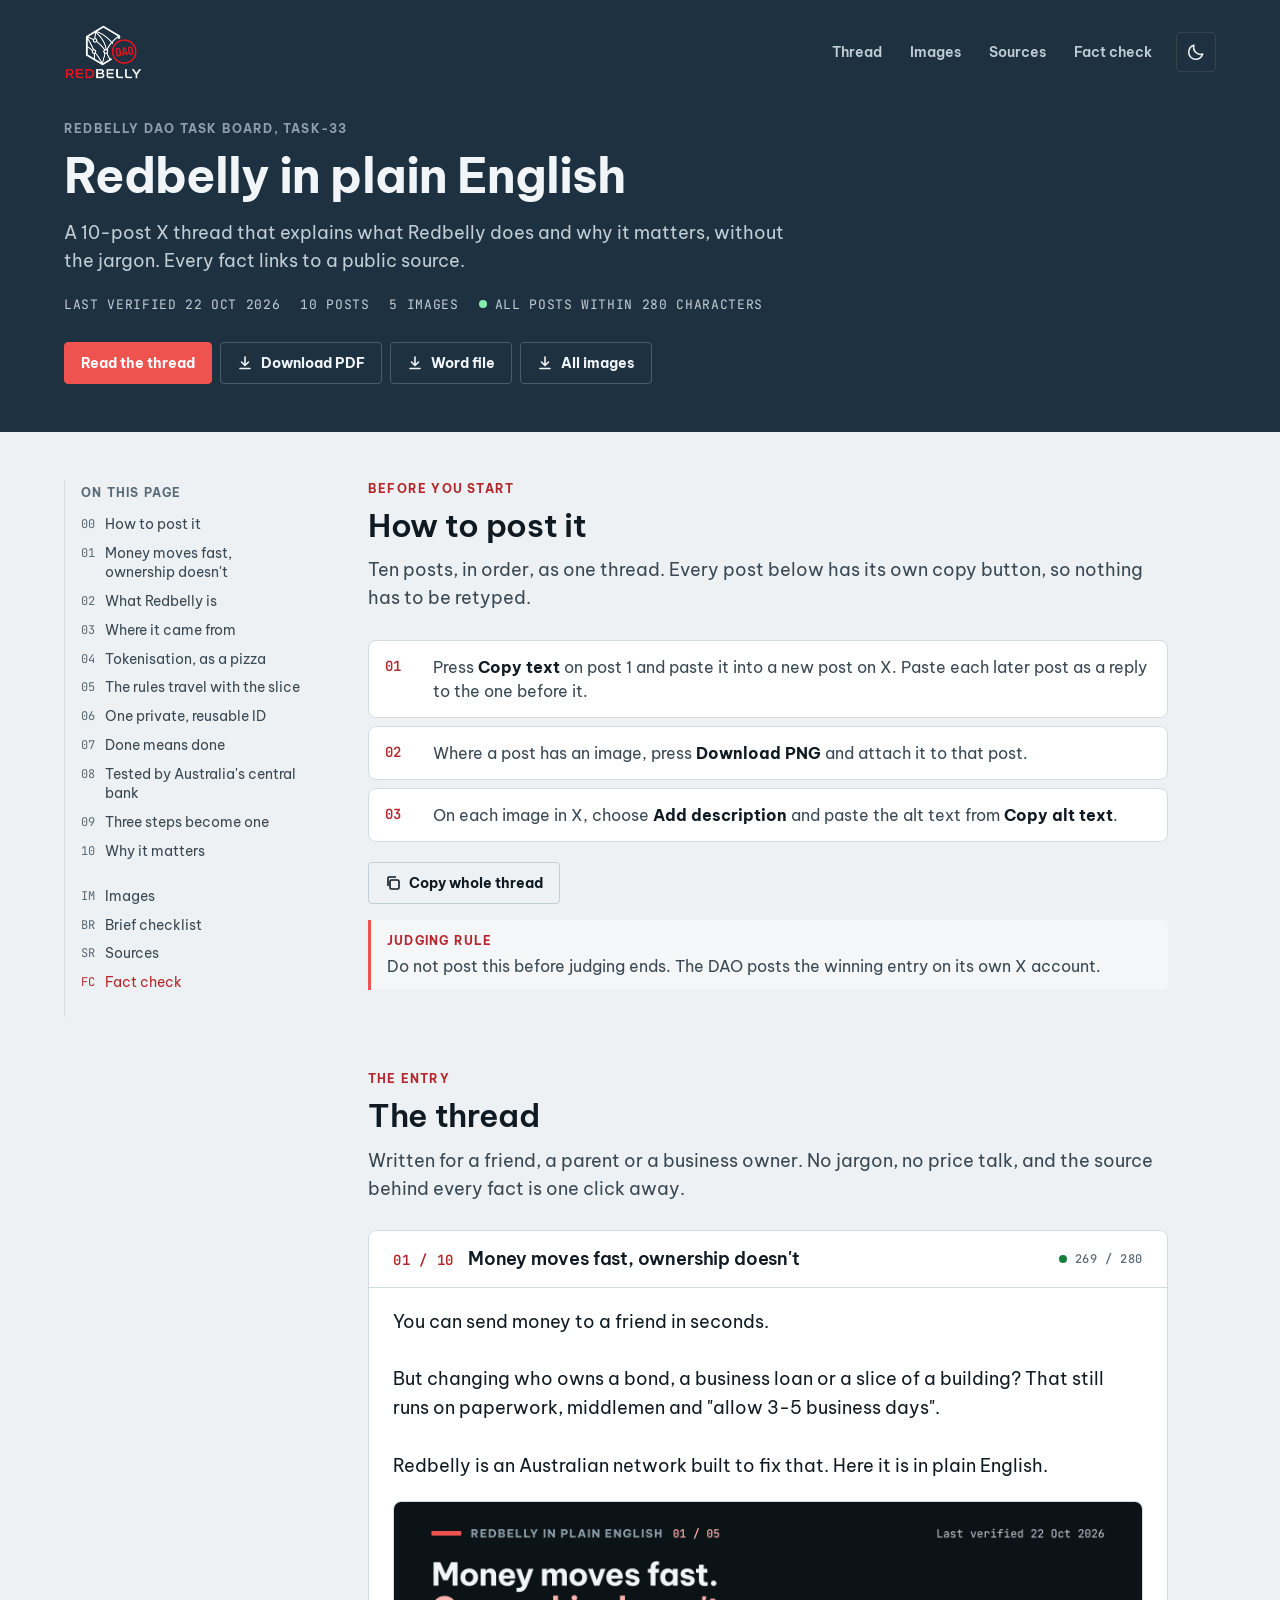
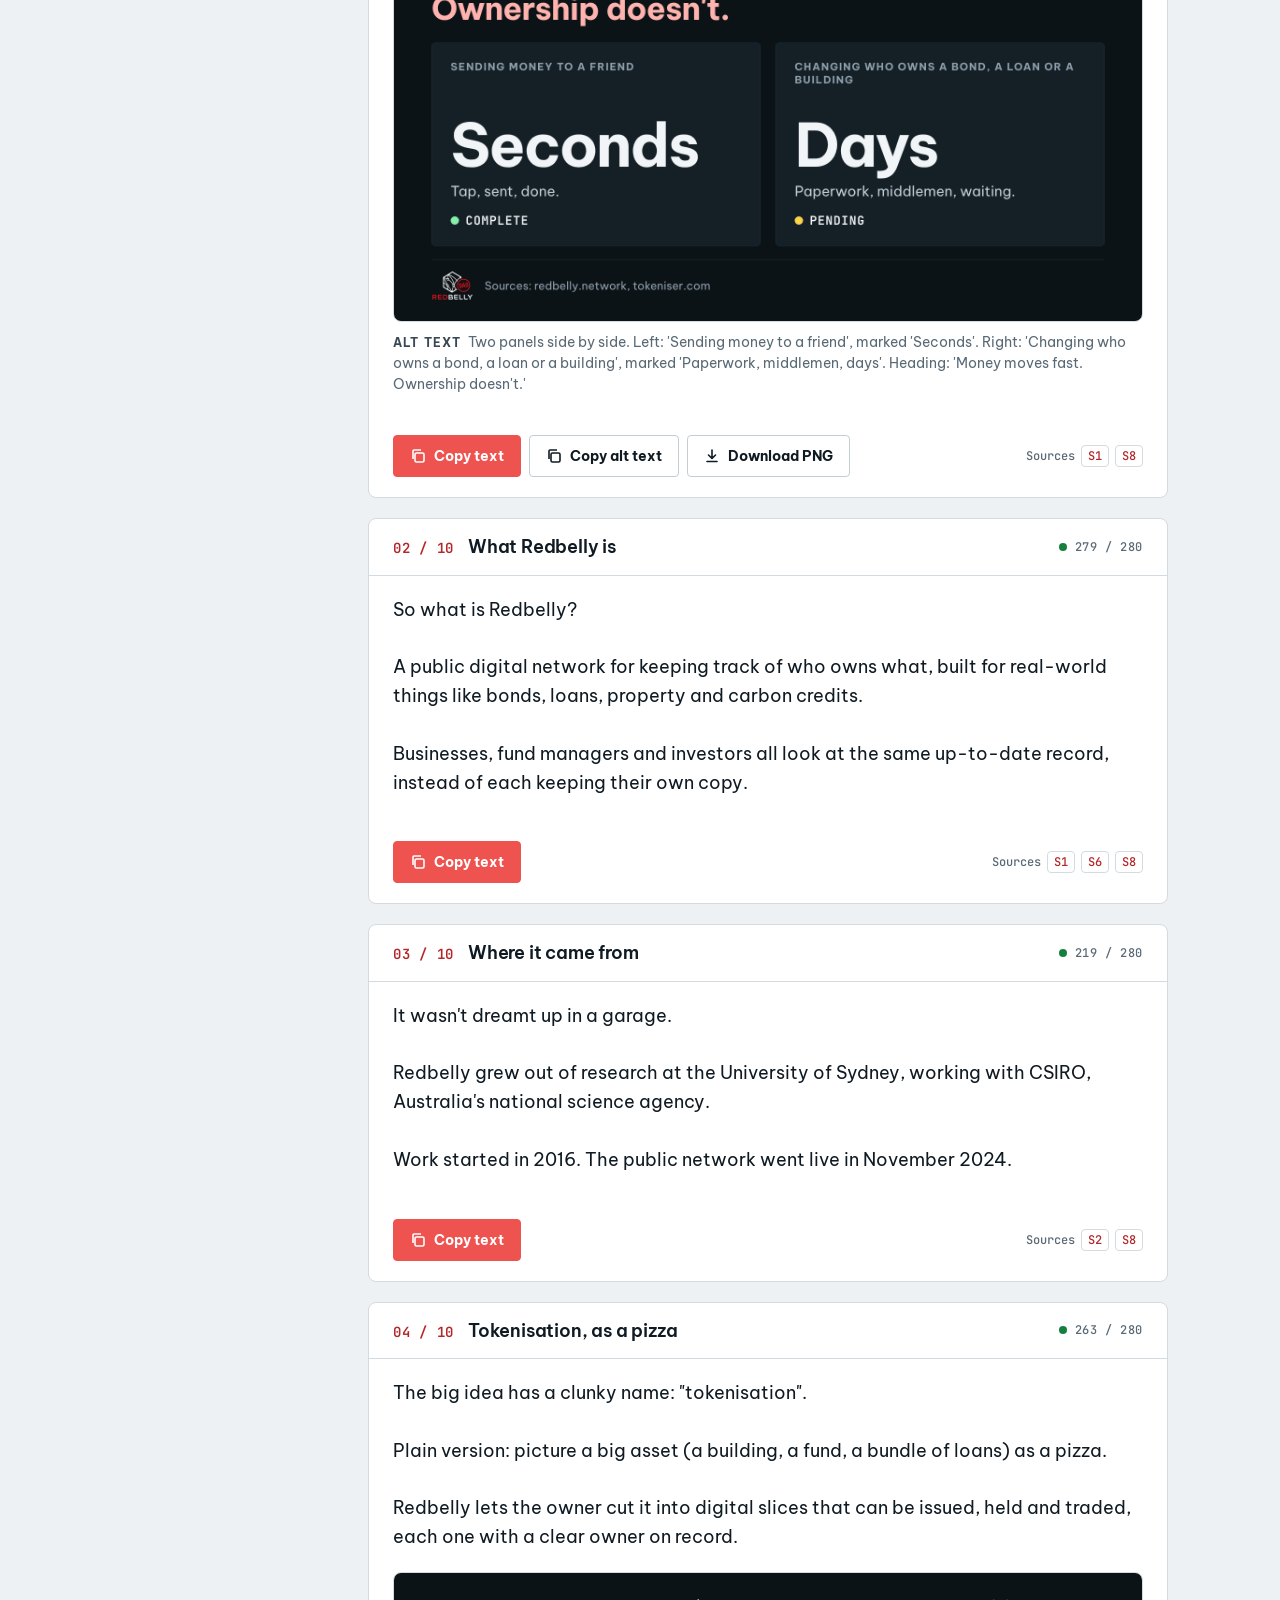
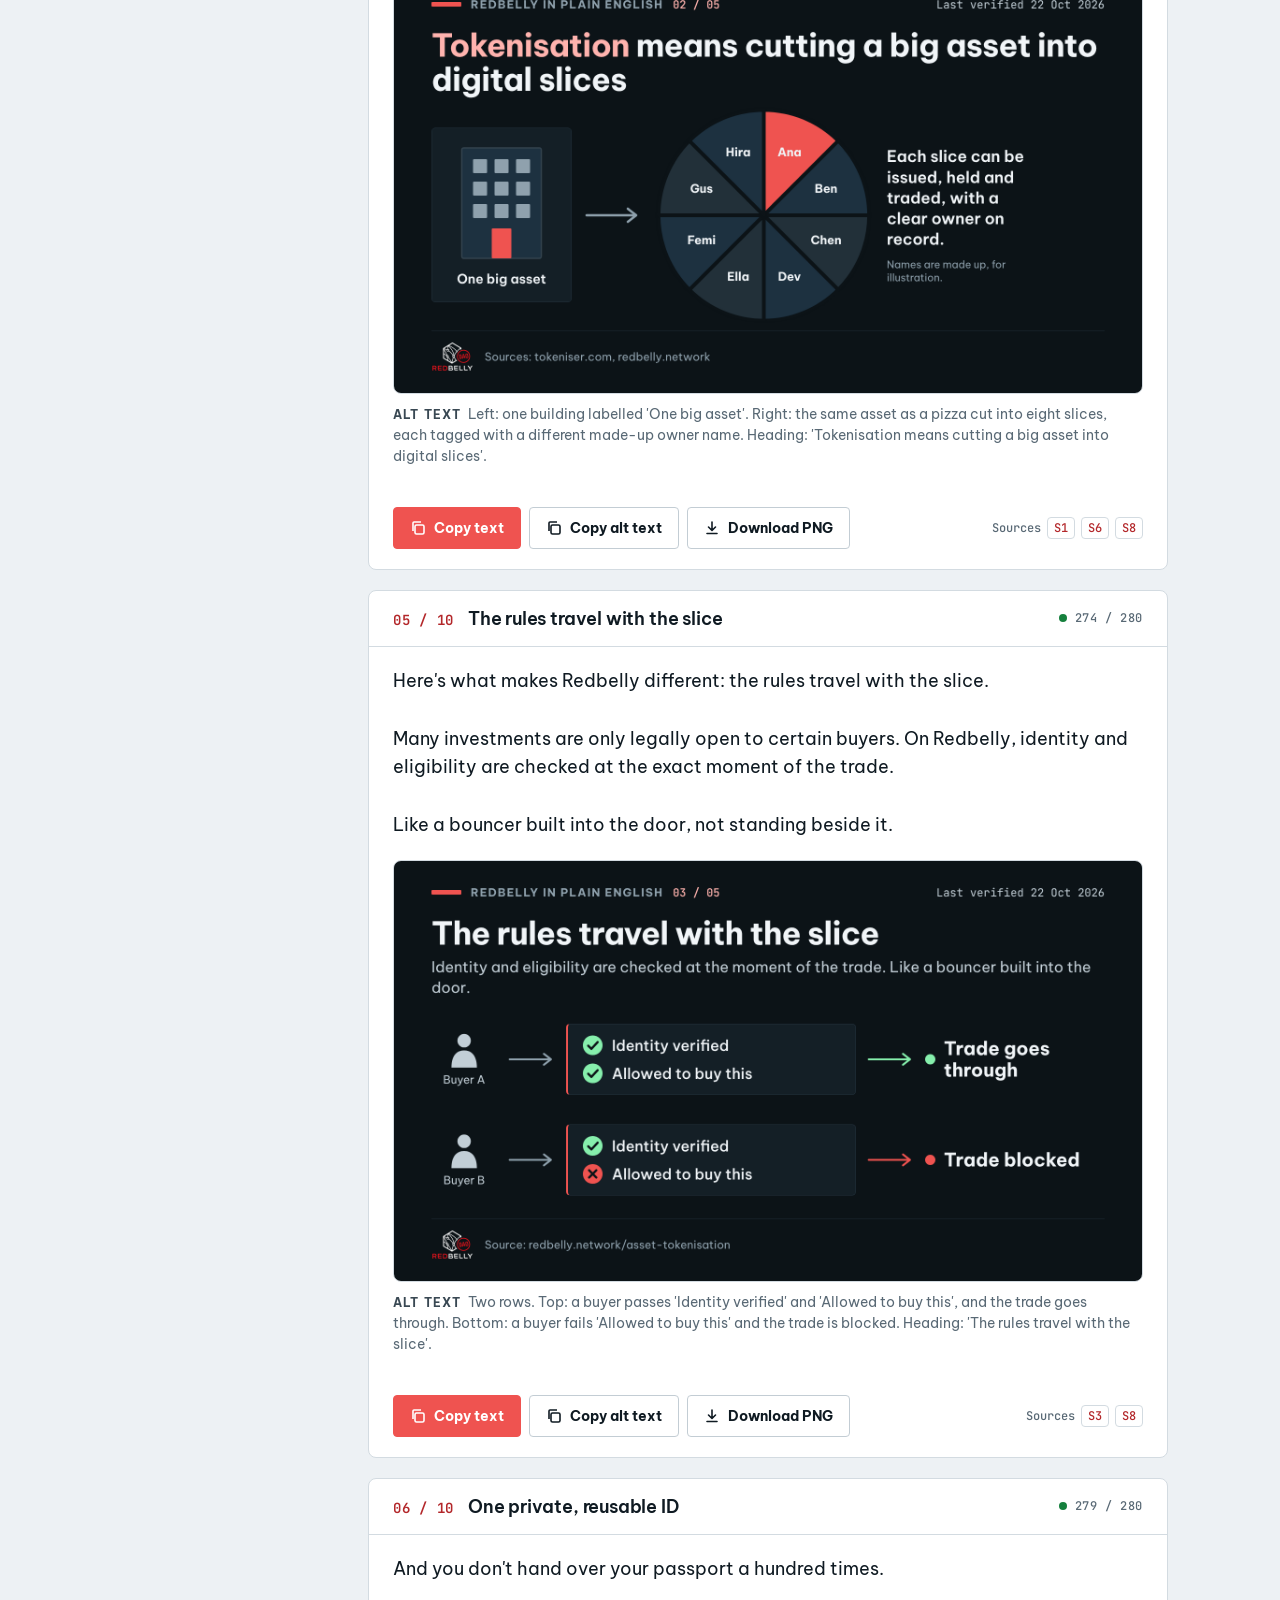
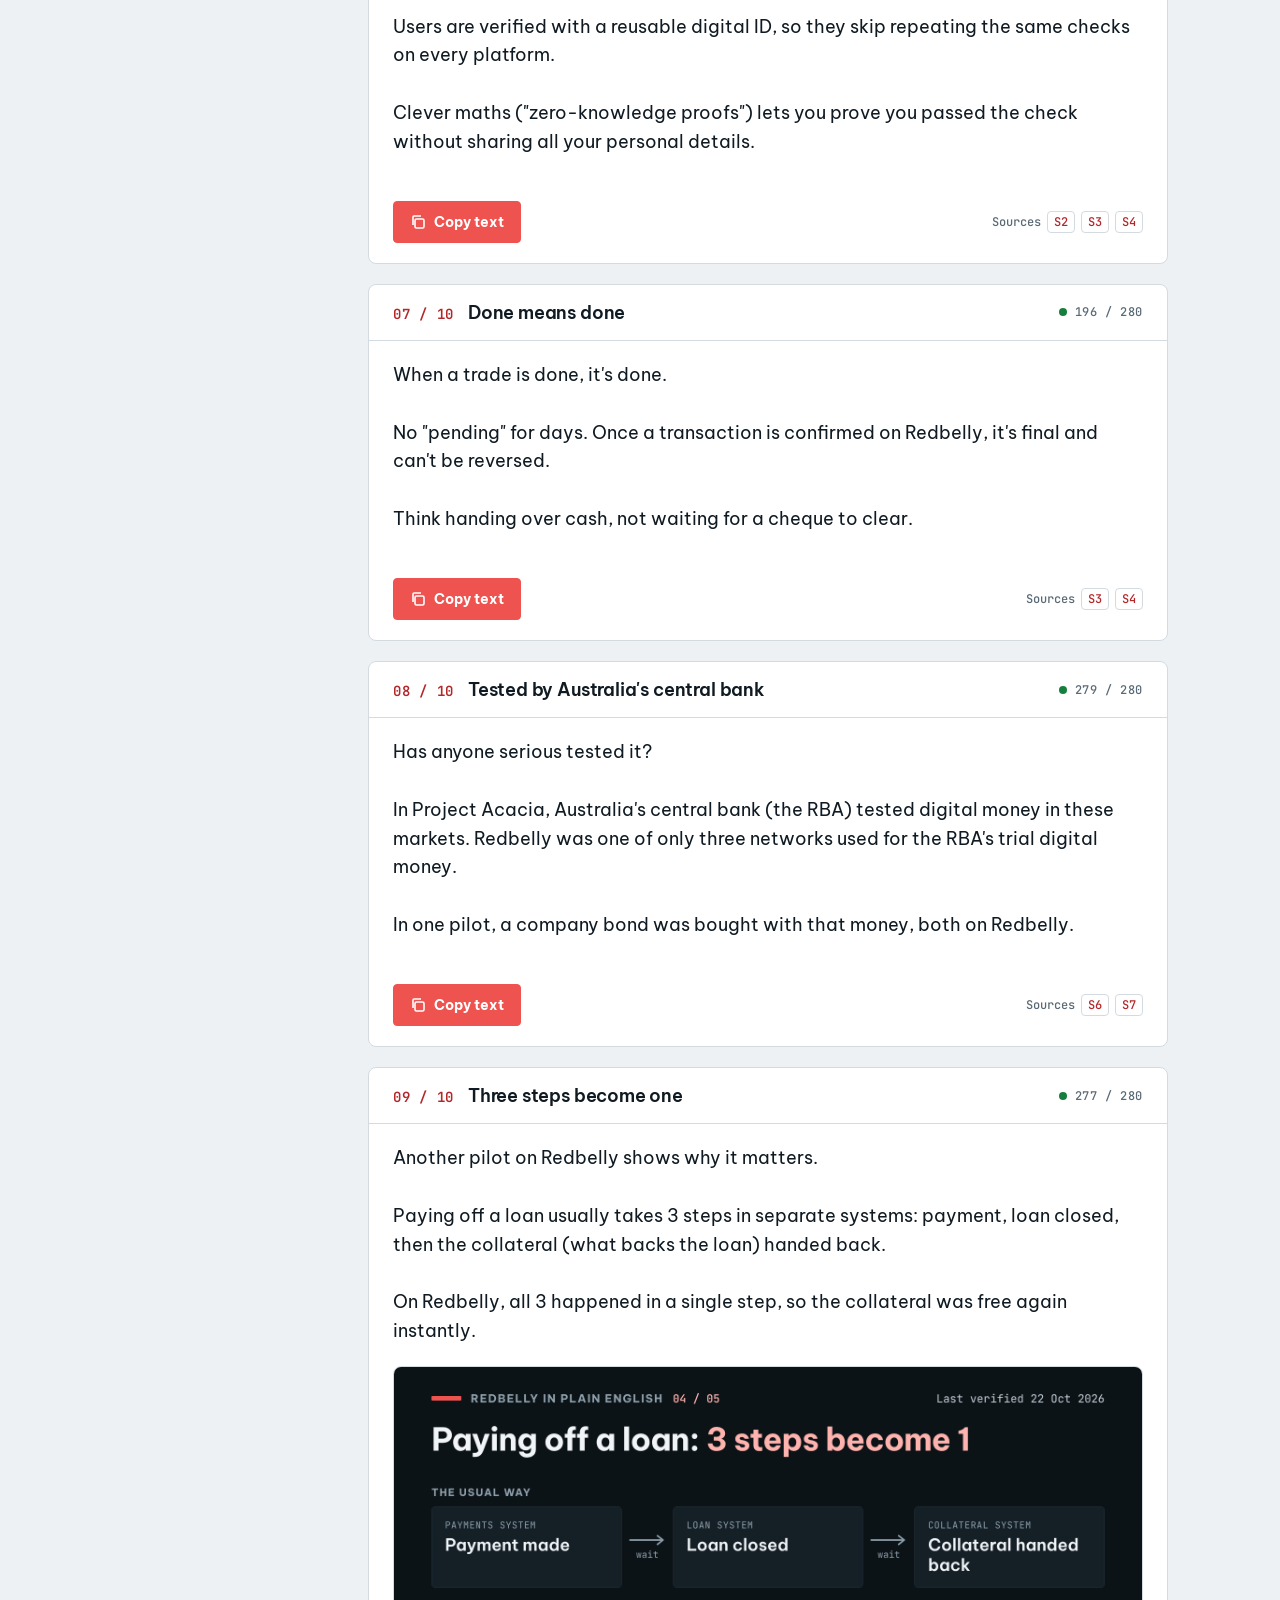
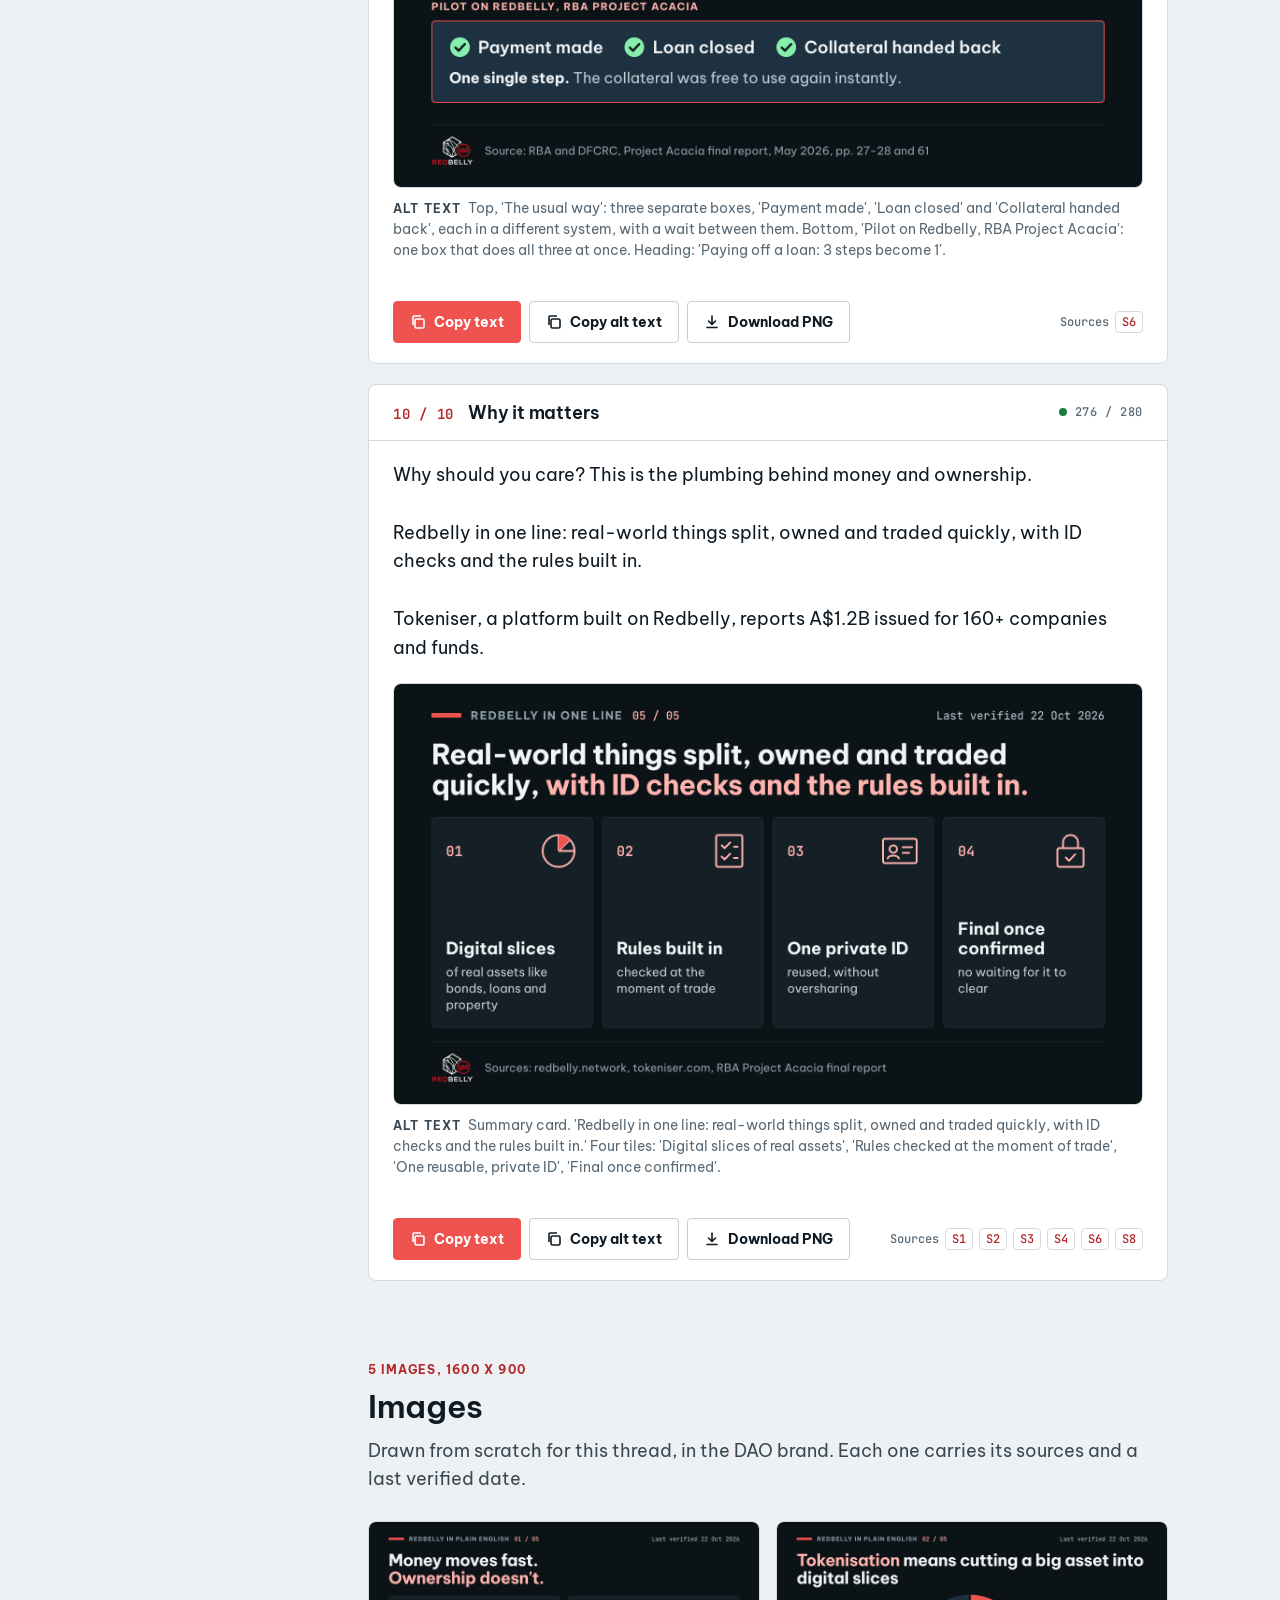
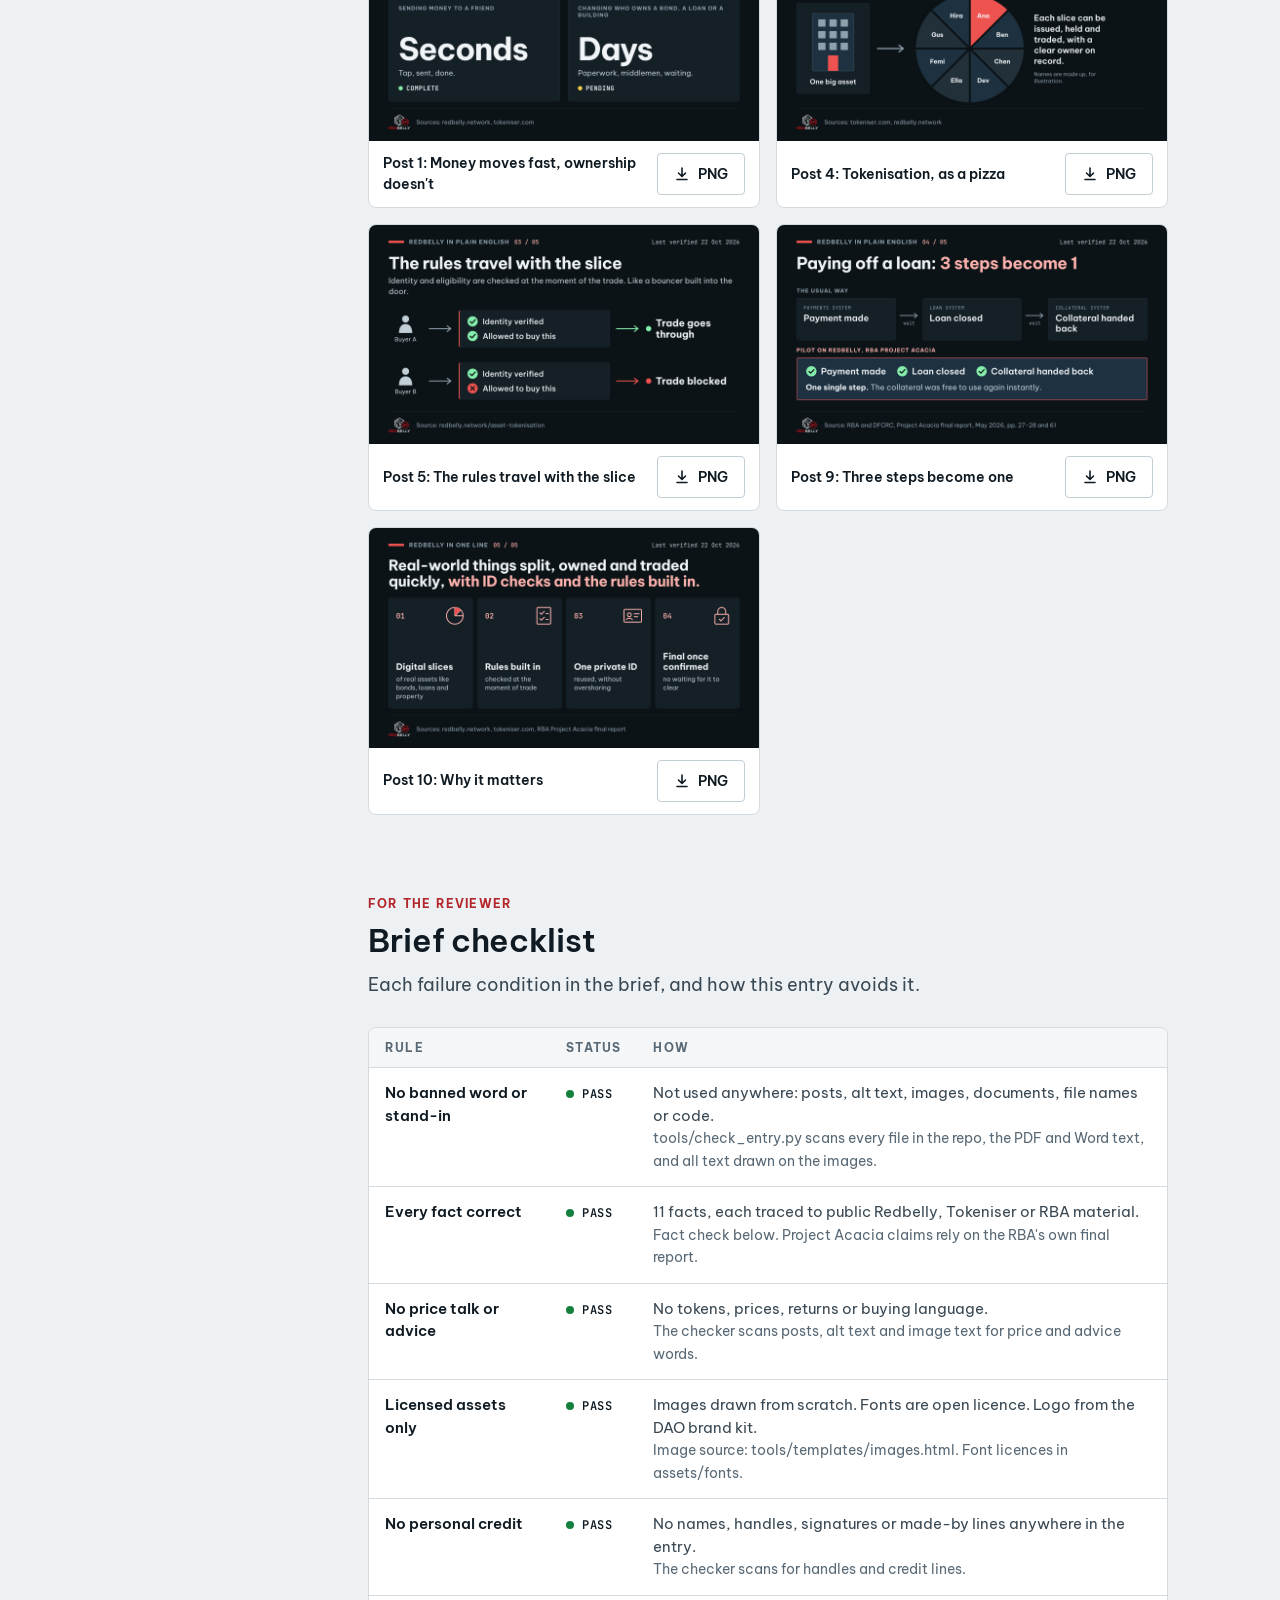
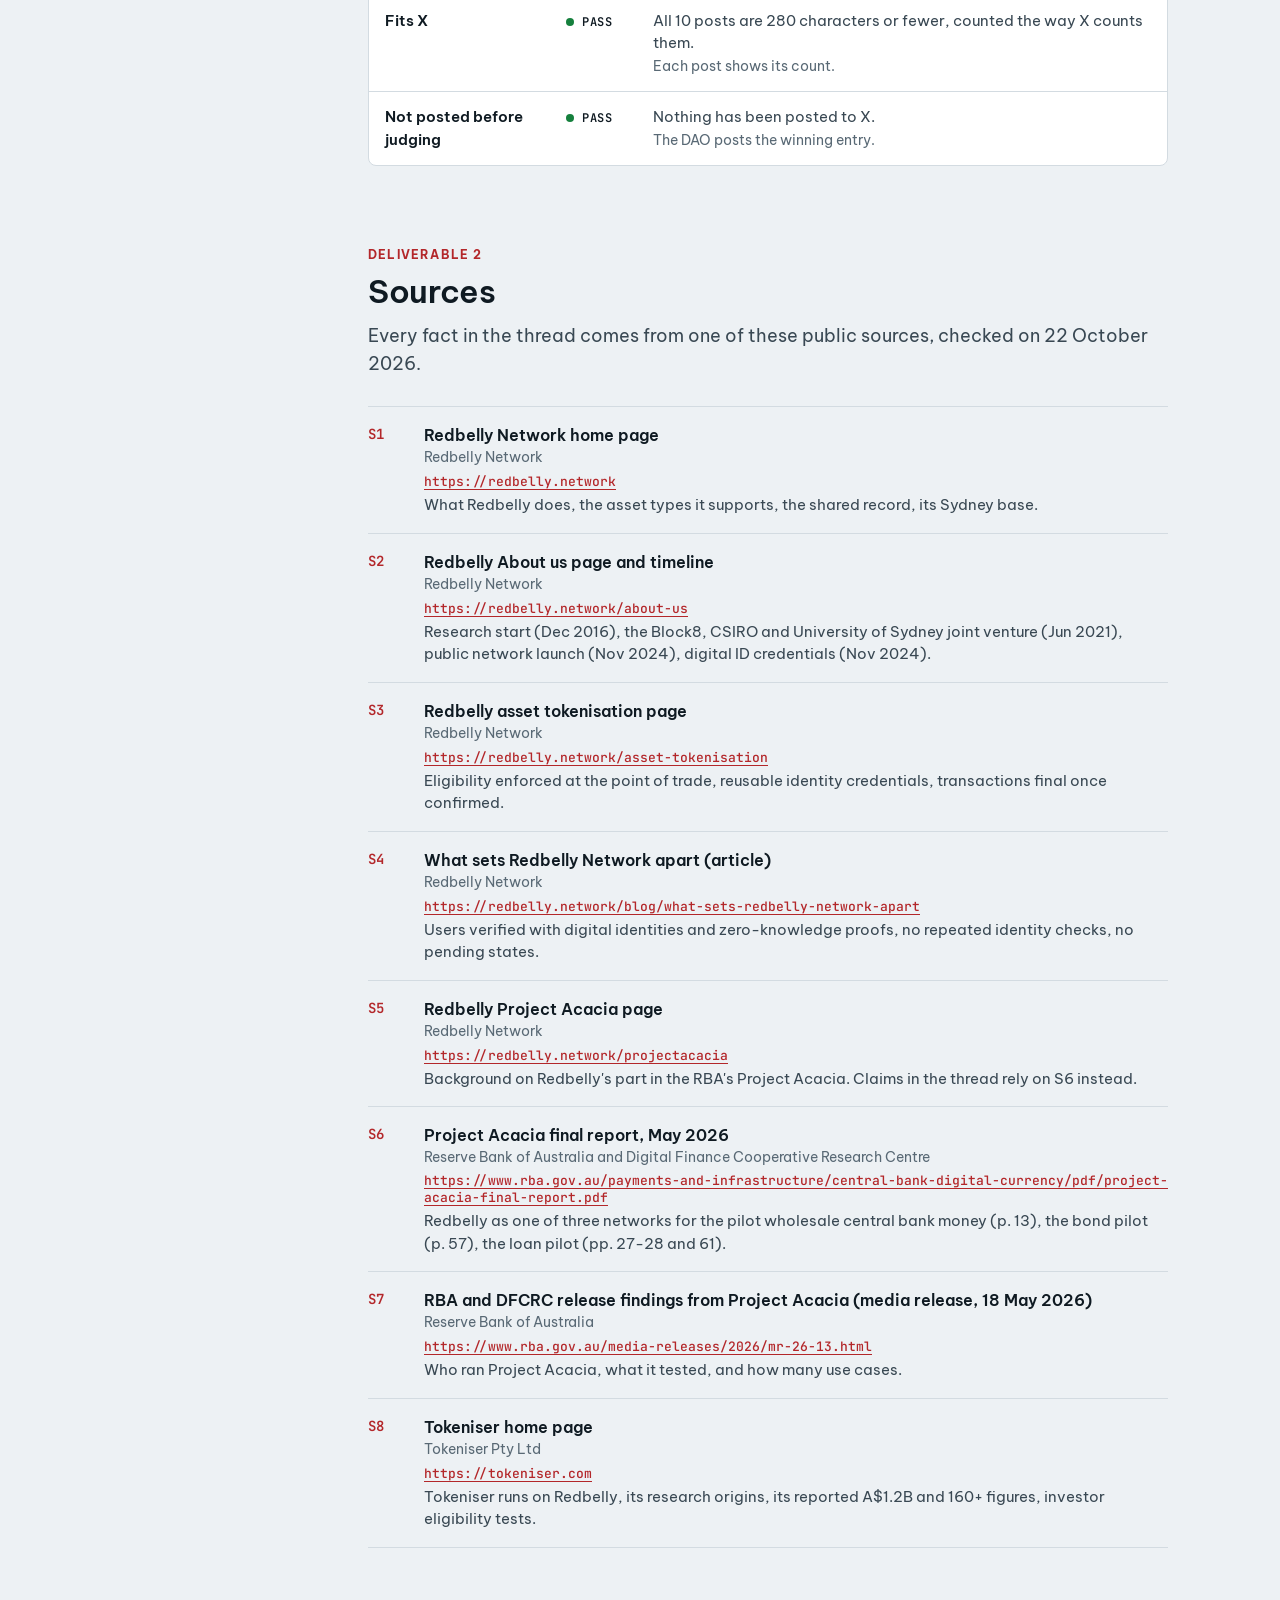
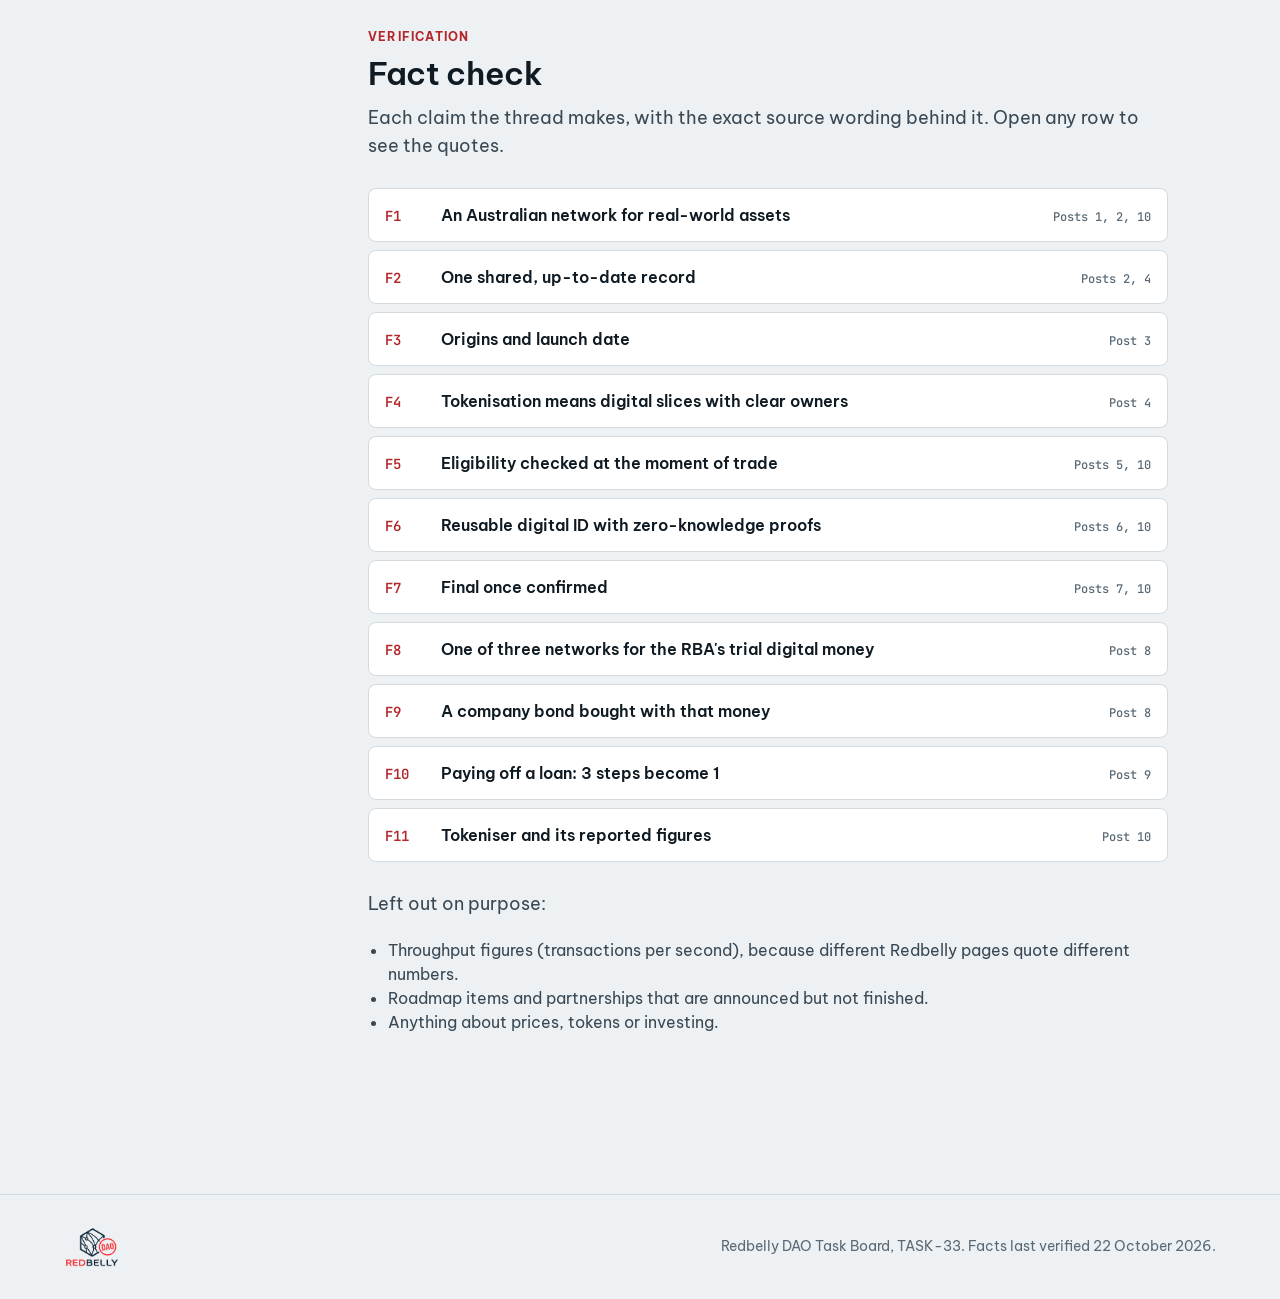
<file: index.html>
<!doctype html>
<html lang="en">
<head>
<meta charset="utf-8">
<meta name="viewport" content="width=device-width, initial-scale=1">
<title>Redbelly in plain English</title>
<meta name="description" content="A 10-post X thread that explains what Redbelly does and why it matters, without the jargon.">
<meta name="robots" content="noindex, nofollow">
<meta name="theme-color" content="#1d3140">
<link rel="icon" href="assets/brand/icon.png">
<link rel="preload" href="assets/fonts/BeVietnamPro-400.woff2" as="font" type="font/woff2" crossorigin>
<link rel="preload" href="assets/fonts/BeVietnamPro-700.woff2" as="font" type="font/woff2" crossorigin>
<link rel="stylesheet" href="assets/site.css">
<script>try{var t=localStorage.getItem("rb-theme");if(t==="light"||t==="dark")document.documentElement.setAttribute("data-theme",t)}catch(e){}</script>
</head>
<body>
<a class="skip" href="#thread">Skip to the thread</a>
<header class="hero">
  <div class="hero-inner">
    <div class="topbar">
      <a class="logo" href="#top" aria-label="Redbelly DAO"><img src="assets/brand/dao-logo-on-dark-112.png" alt="Redbelly DAO" width="78" height="56"></a>
      <nav aria-label="Sections">
        <a class="navlink" href="#thread">Thread</a>
        <a class="navlink" href="#images">Images</a>
        <a class="navlink" href="#sources">Sources</a>
        <a class="navlink" href="#facts">Fact check</a>
        <button class="theme-btn" id="theme-btn" type="button" aria-label="Switch to light theme" title="Switch to light theme"><svg class="i-sun" viewBox="0 0 24 24" aria-hidden="true"><circle cx="12" cy="12" r="4.5"/><path d="M12 2v2.5M12 19.5V22M2 12h2.5M19.5 12H22M4.9 4.9l1.8 1.8M17.3 17.3l1.8 1.8M4.9 19.1l1.8-1.8M17.3 6.7l1.8-1.8"/></svg><svg class="i-moon" viewBox="0 0 24 24" aria-hidden="true"><path d="M20 14.5A8.5 8.5 0 0 1 9.5 4a8.5 8.5 0 1 0 10.5 10.5z"/></svg></button>
      </nav>
    </div>
    <p class="kicker caps" id="top">Redbelly DAO Task Board, TASK-33</p>
    <h1>Redbelly in plain English</h1>
    <p class="lead">A 10-post X thread that explains what Redbelly does and why it matters, without the jargon. Every fact links to a public source.</p>
    <ul class="meta">
      <li>Last verified 22 Oct 2026</li>
      <li>10 posts</li>
      <li>5 images</li>
      <li><span class="dot"></span>All posts within 280 characters</li>
    </ul>
    <div class="actions">
      <a class="btn primary" href="#thread">Read the thread</a>
      <a class="btn" href="entry/Redbelly_Thread.pdf"><svg viewBox="0 0 16 16" aria-hidden="true"><path d="M8 2v8M4.5 7 8 10.5 11.5 7M3 13.5h10" fill="none" stroke="currentColor" stroke-width="1.6" stroke-linecap="round" stroke-linejoin="round"/></svg>Download PDF</a>
      <a class="btn" href="entry/Redbelly_Thread.docx"><svg viewBox="0 0 16 16" aria-hidden="true"><path d="M8 2v8M4.5 7 8 10.5 11.5 7M3 13.5h10" fill="none" stroke="currentColor" stroke-width="1.6" stroke-linecap="round" stroke-linejoin="round"/></svg>Word file</a>
      <a class="btn" href="entry/redbelly-thread-images.zip"><svg viewBox="0 0 16 16" aria-hidden="true"><path d="M8 2v8M4.5 7 8 10.5 11.5 7M3 13.5h10" fill="none" stroke="currentColor" stroke-width="1.6" stroke-linecap="round" stroke-linejoin="round"/></svg>All images</a>
    </div>
  </div>
</header>

<div class="page">
  <aside class="toc" aria-label="On this page">
    <p class="caps">On this page</p>
    <ol class="toc-posts">
      <li><a href="#how"><span class="mono">00</span>How to post it</a></li>
      <li><a href="#post-1"><span class="mono">01</span>Money moves fast, ownership doesn&#x27;t</a></li><li><a href="#post-2"><span class="mono">02</span>What Redbelly is</a></li><li><a href="#post-3"><span class="mono">03</span>Where it came from</a></li><li><a href="#post-4"><span class="mono">04</span>Tokenisation, as a pizza</a></li><li><a href="#post-5"><span class="mono">05</span>The rules travel with the slice</a></li><li><a href="#post-6"><span class="mono">06</span>One private, reusable ID</a></li><li><a href="#post-7"><span class="mono">07</span>Done means done</a></li><li><a href="#post-8"><span class="mono">08</span>Tested by Australia&#x27;s central bank</a></li><li><a href="#post-9"><span class="mono">09</span>Three steps become one</a></li><li><a href="#post-10"><span class="mono">10</span>Why it matters</a></li>
    </ol>
    <ol>
      <li><a href="#images"><span class="mono">IM</span>Images</a></li>
      <li><a href="#brief"><span class="mono">BR</span>Brief checklist</a></li>
      <li><a href="#sources"><span class="mono">SR</span>Sources</a></li>
      <li><a href="#facts"><span class="mono">FC</span>Fact check</a></li>
    </ol>
  </aside>

  <main class="content">
    <section id="how">
      <p class="section-kicker caps">Before you start</p>
      <h2>How to post it</h2>
      <p class="intro">Ten posts, in order, as one thread. Every post below has its own copy button, so nothing has to be retyped.</p>
      <ol class="steps">
        <li><span>Press <strong>Copy text</strong> on post 1 and paste it into a new post on X. Paste each later post as a reply to the one before it.</span></li>
        <li><span>Where a post has an image, press <strong>Download PNG</strong> and attach it to that post.</span></li>
        <li><span>On each image in X, choose <strong>Add description</strong> and paste the alt text from <strong>Copy alt text</strong>.</span></li>
      </ol>
      <button class="btn" data-copy="all"><svg viewBox="0 0 16 16" aria-hidden="true"><rect x="5" y="5" width="9" height="9" rx="1.5" fill="none" stroke="currentColor" stroke-width="1.6"/><path d="M3 11V3a1 1 0 0 1 1-1h7" fill="none" stroke="currentColor" stroke-width="1.6"/></svg><span class="label">Copy whole thread</span></button>
      <p class="callout"><span class="caps">Judging rule</span>Do not post this before judging ends. The DAO posts the winning entry on its own X account.</p>
    </section>

    <section id="thread">
      <p class="section-kicker caps">The entry</p>
      <h2>The thread</h2>
      <p class="intro">Written for a friend, a parent or a business owner. No jargon, no price talk, and the source behind every fact is one click away.</p>
      <div class="thread">
<article class="post" id="post-1"><div class="post-head"><div class="left"><span class="post-num">01 / 10</span><h3>Money moves fast, ownership doesn&#x27;t</h3></div><span class="count"><span class="dot"></span>269 / 280</span></div><div class="post-body"><p class="post-text">You can send money to a friend in seconds.

But changing who owns a bond, a business loan or a slice of a building? That still runs on paperwork, middlemen and &quot;allow 3-5 business days&quot;.

Redbelly is an Australian network built to fix that. Here it is in plain English.</p><figure><img src="entry/images/01-money-fast-ownership-slow.png" alt="Two panels side by side. Left: &#x27;Sending money to a friend&#x27;, marked &#x27;Seconds&#x27;. Right: &#x27;Changing who owns a bond, a loan or a building&#x27;, marked &#x27;Paperwork, middlemen, days&#x27;. Heading: &#x27;Money moves fast. Ownership doesn&#x27;t.&#x27;" width="1600" height="900" loading="lazy"><figcaption><span class="caps">Alt text</span>Two panels side by side. Left: &#x27;Sending money to a friend&#x27;, marked &#x27;Seconds&#x27;. Right: &#x27;Changing who owns a bond, a loan or a building&#x27;, marked &#x27;Paperwork, middlemen, days&#x27;. Heading: &#x27;Money moves fast. Ownership doesn&#x27;t.&#x27;</figcaption></figure></div><div class="post-foot"><div class="btns"><button class="btn primary" data-copy="text" data-index="0"><svg viewBox="0 0 16 16" aria-hidden="true"><rect x="5" y="5" width="9" height="9" rx="1.5" fill="none" stroke="currentColor" stroke-width="1.6"/><path d="M3 11V3a1 1 0 0 1 1-1h7" fill="none" stroke="currentColor" stroke-width="1.6"/></svg><span class="label">Copy text</span></button><button class="btn" data-copy="alt" data-index="0"><svg viewBox="0 0 16 16" aria-hidden="true"><rect x="5" y="5" width="9" height="9" rx="1.5" fill="none" stroke="currentColor" stroke-width="1.6"/><path d="M3 11V3a1 1 0 0 1 1-1h7" fill="none" stroke="currentColor" stroke-width="1.6"/></svg><span class="label">Copy alt text</span></button><a class="btn" href="entry/images/01-money-fast-ownership-slow.png" download><svg viewBox="0 0 16 16" aria-hidden="true"><path d="M8 2v8M4.5 7 8 10.5 11.5 7M3 13.5h10" fill="none" stroke="currentColor" stroke-width="1.6" stroke-linecap="round" stroke-linejoin="round"/></svg><span class="label">Download PNG</span></a></div><div class="refs">Sources <a href="#s1">S1</a><a href="#s8">S8</a></div></div></article>
<article class="post" id="post-2"><div class="post-head"><div class="left"><span class="post-num">02 / 10</span><h3>What Redbelly is</h3></div><span class="count"><span class="dot"></span>279 / 280</span></div><div class="post-body"><p class="post-text">So what is Redbelly?

A public digital network for keeping track of who owns what, built for real-world things like bonds, loans, property and carbon credits.

Businesses, fund managers and investors all look at the same up-to-date record, instead of each keeping their own copy.</p></div><div class="post-foot"><div class="btns"><button class="btn primary" data-copy="text" data-index="1"><svg viewBox="0 0 16 16" aria-hidden="true"><rect x="5" y="5" width="9" height="9" rx="1.5" fill="none" stroke="currentColor" stroke-width="1.6"/><path d="M3 11V3a1 1 0 0 1 1-1h7" fill="none" stroke="currentColor" stroke-width="1.6"/></svg><span class="label">Copy text</span></button></div><div class="refs">Sources <a href="#s1">S1</a><a href="#s6">S6</a><a href="#s8">S8</a></div></div></article>
<article class="post" id="post-3"><div class="post-head"><div class="left"><span class="post-num">03 / 10</span><h3>Where it came from</h3></div><span class="count"><span class="dot"></span>219 / 280</span></div><div class="post-body"><p class="post-text">It wasn&#x27;t dreamt up in a garage.

Redbelly grew out of research at the University of Sydney, working with CSIRO, Australia&#x27;s national science agency.

Work started in 2016. The public network went live in November 2024.</p></div><div class="post-foot"><div class="btns"><button class="btn primary" data-copy="text" data-index="2"><svg viewBox="0 0 16 16" aria-hidden="true"><rect x="5" y="5" width="9" height="9" rx="1.5" fill="none" stroke="currentColor" stroke-width="1.6"/><path d="M3 11V3a1 1 0 0 1 1-1h7" fill="none" stroke="currentColor" stroke-width="1.6"/></svg><span class="label">Copy text</span></button></div><div class="refs">Sources <a href="#s2">S2</a><a href="#s8">S8</a></div></div></article>
<article class="post" id="post-4"><div class="post-head"><div class="left"><span class="post-num">04 / 10</span><h3>Tokenisation, as a pizza</h3></div><span class="count"><span class="dot"></span>263 / 280</span></div><div class="post-body"><p class="post-text">The big idea has a clunky name: &quot;tokenisation&quot;.

Plain version: picture a big asset (a building, a fund, a bundle of loans) as a pizza.

Redbelly lets the owner cut it into digital slices that can be issued, held and traded, each one with a clear owner on record.</p><figure><img src="entry/images/02-pizza-slices.png" alt="Left: one building labelled &#x27;One big asset&#x27;. Right: the same asset as a pizza cut into eight slices, each tagged with a different made-up owner name. Heading: &#x27;Tokenisation means cutting a big asset into digital slices&#x27;." width="1600" height="900" loading="lazy"><figcaption><span class="caps">Alt text</span>Left: one building labelled &#x27;One big asset&#x27;. Right: the same asset as a pizza cut into eight slices, each tagged with a different made-up owner name. Heading: &#x27;Tokenisation means cutting a big asset into digital slices&#x27;.</figcaption></figure></div><div class="post-foot"><div class="btns"><button class="btn primary" data-copy="text" data-index="3"><svg viewBox="0 0 16 16" aria-hidden="true"><rect x="5" y="5" width="9" height="9" rx="1.5" fill="none" stroke="currentColor" stroke-width="1.6"/><path d="M3 11V3a1 1 0 0 1 1-1h7" fill="none" stroke="currentColor" stroke-width="1.6"/></svg><span class="label">Copy text</span></button><button class="btn" data-copy="alt" data-index="3"><svg viewBox="0 0 16 16" aria-hidden="true"><rect x="5" y="5" width="9" height="9" rx="1.5" fill="none" stroke="currentColor" stroke-width="1.6"/><path d="M3 11V3a1 1 0 0 1 1-1h7" fill="none" stroke="currentColor" stroke-width="1.6"/></svg><span class="label">Copy alt text</span></button><a class="btn" href="entry/images/02-pizza-slices.png" download><svg viewBox="0 0 16 16" aria-hidden="true"><path d="M8 2v8M4.5 7 8 10.5 11.5 7M3 13.5h10" fill="none" stroke="currentColor" stroke-width="1.6" stroke-linecap="round" stroke-linejoin="round"/></svg><span class="label">Download PNG</span></a></div><div class="refs">Sources <a href="#s1">S1</a><a href="#s6">S6</a><a href="#s8">S8</a></div></div></article>
<article class="post" id="post-5"><div class="post-head"><div class="left"><span class="post-num">05 / 10</span><h3>The rules travel with the slice</h3></div><span class="count"><span class="dot"></span>274 / 280</span></div><div class="post-body"><p class="post-text">Here&#x27;s what makes Redbelly different: the rules travel with the slice.

Many investments are only legally open to certain buyers. On Redbelly, identity and eligibility are checked at the exact moment of the trade.

Like a bouncer built into the door, not standing beside it.</p><figure><img src="entry/images/03-bouncer-in-the-door.png" alt="Two rows. Top: a buyer passes &#x27;Identity verified&#x27; and &#x27;Allowed to buy this&#x27;, and the trade goes through. Bottom: a buyer fails &#x27;Allowed to buy this&#x27; and the trade is blocked. Heading: &#x27;The rules travel with the slice&#x27;." width="1600" height="900" loading="lazy"><figcaption><span class="caps">Alt text</span>Two rows. Top: a buyer passes &#x27;Identity verified&#x27; and &#x27;Allowed to buy this&#x27;, and the trade goes through. Bottom: a buyer fails &#x27;Allowed to buy this&#x27; and the trade is blocked. Heading: &#x27;The rules travel with the slice&#x27;.</figcaption></figure></div><div class="post-foot"><div class="btns"><button class="btn primary" data-copy="text" data-index="4"><svg viewBox="0 0 16 16" aria-hidden="true"><rect x="5" y="5" width="9" height="9" rx="1.5" fill="none" stroke="currentColor" stroke-width="1.6"/><path d="M3 11V3a1 1 0 0 1 1-1h7" fill="none" stroke="currentColor" stroke-width="1.6"/></svg><span class="label">Copy text</span></button><button class="btn" data-copy="alt" data-index="4"><svg viewBox="0 0 16 16" aria-hidden="true"><rect x="5" y="5" width="9" height="9" rx="1.5" fill="none" stroke="currentColor" stroke-width="1.6"/><path d="M3 11V3a1 1 0 0 1 1-1h7" fill="none" stroke="currentColor" stroke-width="1.6"/></svg><span class="label">Copy alt text</span></button><a class="btn" href="entry/images/03-bouncer-in-the-door.png" download><svg viewBox="0 0 16 16" aria-hidden="true"><path d="M8 2v8M4.5 7 8 10.5 11.5 7M3 13.5h10" fill="none" stroke="currentColor" stroke-width="1.6" stroke-linecap="round" stroke-linejoin="round"/></svg><span class="label">Download PNG</span></a></div><div class="refs">Sources <a href="#s3">S3</a><a href="#s8">S8</a></div></div></article>
<article class="post" id="post-6"><div class="post-head"><div class="left"><span class="post-num">06 / 10</span><h3>One private, reusable ID</h3></div><span class="count"><span class="dot"></span>279 / 280</span></div><div class="post-body"><p class="post-text">And you don&#x27;t hand over your passport a hundred times.

Users are verified with a reusable digital ID, so they skip repeating the same checks on every platform.

Clever maths (&quot;zero-knowledge proofs&quot;) lets you prove you passed the check without sharing all your personal details.</p></div><div class="post-foot"><div class="btns"><button class="btn primary" data-copy="text" data-index="5"><svg viewBox="0 0 16 16" aria-hidden="true"><rect x="5" y="5" width="9" height="9" rx="1.5" fill="none" stroke="currentColor" stroke-width="1.6"/><path d="M3 11V3a1 1 0 0 1 1-1h7" fill="none" stroke="currentColor" stroke-width="1.6"/></svg><span class="label">Copy text</span></button></div><div class="refs">Sources <a href="#s2">S2</a><a href="#s3">S3</a><a href="#s4">S4</a></div></div></article>
<article class="post" id="post-7"><div class="post-head"><div class="left"><span class="post-num">07 / 10</span><h3>Done means done</h3></div><span class="count"><span class="dot"></span>196 / 280</span></div><div class="post-body"><p class="post-text">When a trade is done, it&#x27;s done.

No &quot;pending&quot; for days. Once a transaction is confirmed on Redbelly, it&#x27;s final and can&#x27;t be reversed.

Think handing over cash, not waiting for a cheque to clear.</p></div><div class="post-foot"><div class="btns"><button class="btn primary" data-copy="text" data-index="6"><svg viewBox="0 0 16 16" aria-hidden="true"><rect x="5" y="5" width="9" height="9" rx="1.5" fill="none" stroke="currentColor" stroke-width="1.6"/><path d="M3 11V3a1 1 0 0 1 1-1h7" fill="none" stroke="currentColor" stroke-width="1.6"/></svg><span class="label">Copy text</span></button></div><div class="refs">Sources <a href="#s3">S3</a><a href="#s4">S4</a></div></div></article>
<article class="post" id="post-8"><div class="post-head"><div class="left"><span class="post-num">08 / 10</span><h3>Tested by Australia&#x27;s central bank</h3></div><span class="count"><span class="dot"></span>279 / 280</span></div><div class="post-body"><p class="post-text">Has anyone serious tested it?

In Project Acacia, Australia&#x27;s central bank (the RBA) tested digital money in these markets. Redbelly was one of only three networks used for the RBA&#x27;s trial digital money.

In one pilot, a company bond was bought with that money, both on Redbelly.</p></div><div class="post-foot"><div class="btns"><button class="btn primary" data-copy="text" data-index="7"><svg viewBox="0 0 16 16" aria-hidden="true"><rect x="5" y="5" width="9" height="9" rx="1.5" fill="none" stroke="currentColor" stroke-width="1.6"/><path d="M3 11V3a1 1 0 0 1 1-1h7" fill="none" stroke="currentColor" stroke-width="1.6"/></svg><span class="label">Copy text</span></button></div><div class="refs">Sources <a href="#s6">S6</a><a href="#s7">S7</a></div></div></article>
<article class="post" id="post-9"><div class="post-head"><div class="left"><span class="post-num">09 / 10</span><h3>Three steps become one</h3></div><span class="count"><span class="dot"></span>277 / 280</span></div><div class="post-body"><p class="post-text">Another pilot on Redbelly shows why it matters.

Paying off a loan usually takes 3 steps in separate systems: payment, loan closed, then the collateral (what backs the loan) handed back.

On Redbelly, all 3 happened in a single step, so the collateral was free again instantly.</p><figure><img src="entry/images/04-loan-three-steps-to-one.png" alt="Top, &#x27;The usual way&#x27;: three separate boxes, &#x27;Payment made&#x27;, &#x27;Loan closed&#x27; and &#x27;Collateral handed back&#x27;, each in a different system, with a wait between them. Bottom, &#x27;Pilot on Redbelly, RBA Project Acacia&#x27;: one box that does all three at once. Heading: &#x27;Paying off a loan: 3 steps become 1&#x27;." width="1600" height="900" loading="lazy"><figcaption><span class="caps">Alt text</span>Top, &#x27;The usual way&#x27;: three separate boxes, &#x27;Payment made&#x27;, &#x27;Loan closed&#x27; and &#x27;Collateral handed back&#x27;, each in a different system, with a wait between them. Bottom, &#x27;Pilot on Redbelly, RBA Project Acacia&#x27;: one box that does all three at once. Heading: &#x27;Paying off a loan: 3 steps become 1&#x27;.</figcaption></figure></div><div class="post-foot"><div class="btns"><button class="btn primary" data-copy="text" data-index="8"><svg viewBox="0 0 16 16" aria-hidden="true"><rect x="5" y="5" width="9" height="9" rx="1.5" fill="none" stroke="currentColor" stroke-width="1.6"/><path d="M3 11V3a1 1 0 0 1 1-1h7" fill="none" stroke="currentColor" stroke-width="1.6"/></svg><span class="label">Copy text</span></button><button class="btn" data-copy="alt" data-index="8"><svg viewBox="0 0 16 16" aria-hidden="true"><rect x="5" y="5" width="9" height="9" rx="1.5" fill="none" stroke="currentColor" stroke-width="1.6"/><path d="M3 11V3a1 1 0 0 1 1-1h7" fill="none" stroke="currentColor" stroke-width="1.6"/></svg><span class="label">Copy alt text</span></button><a class="btn" href="entry/images/04-loan-three-steps-to-one.png" download><svg viewBox="0 0 16 16" aria-hidden="true"><path d="M8 2v8M4.5 7 8 10.5 11.5 7M3 13.5h10" fill="none" stroke="currentColor" stroke-width="1.6" stroke-linecap="round" stroke-linejoin="round"/></svg><span class="label">Download PNG</span></a></div><div class="refs">Sources <a href="#s6">S6</a></div></div></article>
<article class="post" id="post-10"><div class="post-head"><div class="left"><span class="post-num">10 / 10</span><h3>Why it matters</h3></div><span class="count"><span class="dot"></span>276 / 280</span></div><div class="post-body"><p class="post-text">Why should you care? This is the plumbing behind money and ownership.

Redbelly in one line: real-world things split, owned and traded quickly, with ID checks and the rules built in.

Tokeniser, a platform built on Redbelly, reports A$1.2B issued for 160+ companies and funds.</p><figure><img src="entry/images/05-one-line-summary.png" alt="Summary card. &#x27;Redbelly in one line: real-world things split, owned and traded quickly, with ID checks and the rules built in.&#x27; Four tiles: &#x27;Digital slices of real assets&#x27;, &#x27;Rules checked at the moment of trade&#x27;, &#x27;One reusable, private ID&#x27;, &#x27;Final once confirmed&#x27;." width="1600" height="900" loading="lazy"><figcaption><span class="caps">Alt text</span>Summary card. &#x27;Redbelly in one line: real-world things split, owned and traded quickly, with ID checks and the rules built in.&#x27; Four tiles: &#x27;Digital slices of real assets&#x27;, &#x27;Rules checked at the moment of trade&#x27;, &#x27;One reusable, private ID&#x27;, &#x27;Final once confirmed&#x27;.</figcaption></figure></div><div class="post-foot"><div class="btns"><button class="btn primary" data-copy="text" data-index="9"><svg viewBox="0 0 16 16" aria-hidden="true"><rect x="5" y="5" width="9" height="9" rx="1.5" fill="none" stroke="currentColor" stroke-width="1.6"/><path d="M3 11V3a1 1 0 0 1 1-1h7" fill="none" stroke="currentColor" stroke-width="1.6"/></svg><span class="label">Copy text</span></button><button class="btn" data-copy="alt" data-index="9"><svg viewBox="0 0 16 16" aria-hidden="true"><rect x="5" y="5" width="9" height="9" rx="1.5" fill="none" stroke="currentColor" stroke-width="1.6"/><path d="M3 11V3a1 1 0 0 1 1-1h7" fill="none" stroke="currentColor" stroke-width="1.6"/></svg><span class="label">Copy alt text</span></button><a class="btn" href="entry/images/05-one-line-summary.png" download><svg viewBox="0 0 16 16" aria-hidden="true"><path d="M8 2v8M4.5 7 8 10.5 11.5 7M3 13.5h10" fill="none" stroke="currentColor" stroke-width="1.6" stroke-linecap="round" stroke-linejoin="round"/></svg><span class="label">Download PNG</span></a></div><div class="refs">Sources <a href="#s1">S1</a><a href="#s2">S2</a><a href="#s3">S3</a><a href="#s4">S4</a><a href="#s6">S6</a><a href="#s8">S8</a></div></div></article>
      </div>
    </section>

    <section id="images">
      <p class="section-kicker caps">5 images, 1600 x 900</p>
      <h2>Images</h2>
      <p class="intro">Drawn from scratch for this thread, in the DAO brand. Each one carries its sources and a last verified date.</p>
      <div class="gallery"><div class="tile"><a href="entry/images/01-money-fast-ownership-slow.png"><img src="entry/images/01-money-fast-ownership-slow.png" alt="Two panels side by side. Left: &#x27;Sending money to a friend&#x27;, marked &#x27;Seconds&#x27;. Right: &#x27;Changing who owns a bond, a loan or a building&#x27;, marked &#x27;Paperwork, middlemen, days&#x27;. Heading: &#x27;Money moves fast. Ownership doesn&#x27;t.&#x27;" width="1600" height="900" loading="lazy"></a><div class="row"><span>Post 1: Money moves fast, ownership doesn&#x27;t</span><a class="btn" href="entry/images/01-money-fast-ownership-slow.png" download><svg viewBox="0 0 16 16" aria-hidden="true"><path d="M8 2v8M4.5 7 8 10.5 11.5 7M3 13.5h10" fill="none" stroke="currentColor" stroke-width="1.6" stroke-linecap="round" stroke-linejoin="round"/></svg><span class="label">PNG</span></a></div></div><div class="tile"><a href="entry/images/02-pizza-slices.png"><img src="entry/images/02-pizza-slices.png" alt="Left: one building labelled &#x27;One big asset&#x27;. Right: the same asset as a pizza cut into eight slices, each tagged with a different made-up owner name. Heading: &#x27;Tokenisation means cutting a big asset into digital slices&#x27;." width="1600" height="900" loading="lazy"></a><div class="row"><span>Post 4: Tokenisation, as a pizza</span><a class="btn" href="entry/images/02-pizza-slices.png" download><svg viewBox="0 0 16 16" aria-hidden="true"><path d="M8 2v8M4.5 7 8 10.5 11.5 7M3 13.5h10" fill="none" stroke="currentColor" stroke-width="1.6" stroke-linecap="round" stroke-linejoin="round"/></svg><span class="label">PNG</span></a></div></div><div class="tile"><a href="entry/images/03-bouncer-in-the-door.png"><img src="entry/images/03-bouncer-in-the-door.png" alt="Two rows. Top: a buyer passes &#x27;Identity verified&#x27; and &#x27;Allowed to buy this&#x27;, and the trade goes through. Bottom: a buyer fails &#x27;Allowed to buy this&#x27; and the trade is blocked. Heading: &#x27;The rules travel with the slice&#x27;." width="1600" height="900" loading="lazy"></a><div class="row"><span>Post 5: The rules travel with the slice</span><a class="btn" href="entry/images/03-bouncer-in-the-door.png" download><svg viewBox="0 0 16 16" aria-hidden="true"><path d="M8 2v8M4.5 7 8 10.5 11.5 7M3 13.5h10" fill="none" stroke="currentColor" stroke-width="1.6" stroke-linecap="round" stroke-linejoin="round"/></svg><span class="label">PNG</span></a></div></div><div class="tile"><a href="entry/images/04-loan-three-steps-to-one.png"><img src="entry/images/04-loan-three-steps-to-one.png" alt="Top, &#x27;The usual way&#x27;: three separate boxes, &#x27;Payment made&#x27;, &#x27;Loan closed&#x27; and &#x27;Collateral handed back&#x27;, each in a different system, with a wait between them. Bottom, &#x27;Pilot on Redbelly, RBA Project Acacia&#x27;: one box that does all three at once. Heading: &#x27;Paying off a loan: 3 steps become 1&#x27;." width="1600" height="900" loading="lazy"></a><div class="row"><span>Post 9: Three steps become one</span><a class="btn" href="entry/images/04-loan-three-steps-to-one.png" download><svg viewBox="0 0 16 16" aria-hidden="true"><path d="M8 2v8M4.5 7 8 10.5 11.5 7M3 13.5h10" fill="none" stroke="currentColor" stroke-width="1.6" stroke-linecap="round" stroke-linejoin="round"/></svg><span class="label">PNG</span></a></div></div><div class="tile"><a href="entry/images/05-one-line-summary.png"><img src="entry/images/05-one-line-summary.png" alt="Summary card. &#x27;Redbelly in one line: real-world things split, owned and traded quickly, with ID checks and the rules built in.&#x27; Four tiles: &#x27;Digital slices of real assets&#x27;, &#x27;Rules checked at the moment of trade&#x27;, &#x27;One reusable, private ID&#x27;, &#x27;Final once confirmed&#x27;." width="1600" height="900" loading="lazy"></a><div class="row"><span>Post 10: Why it matters</span><a class="btn" href="entry/images/05-one-line-summary.png" download><svg viewBox="0 0 16 16" aria-hidden="true"><path d="M8 2v8M4.5 7 8 10.5 11.5 7M3 13.5h10" fill="none" stroke="currentColor" stroke-width="1.6" stroke-linecap="round" stroke-linejoin="round"/></svg><span class="label">PNG</span></a></div></div></div>
    </section>

    <section id="brief">
      <p class="section-kicker caps">For the reviewer</p>
      <h2>Brief checklist</h2>
      <p class="intro">Each failure condition in the brief, and how this entry avoids it.</p>
      <div class="table-wrap"><table>
        <thead><tr><th>Rule</th><th>Status</th><th>How</th></tr></thead>
        <tbody><tr><td>No banned word or stand-in</td><td><span class="status"><span class="dot"></span>PASS</span></td><td>Not used anywhere: posts, alt text, images, documents, file names or code.<br><span style="color:var(--muted);font-size:14px">tools/check_entry.py scans every file in the repo, the PDF and Word text, and all text drawn on the images.</span></td></tr><tr><td>Every fact correct</td><td><span class="status"><span class="dot"></span>PASS</span></td><td>11 facts, each traced to public Redbelly, Tokeniser or RBA material.<br><span style="color:var(--muted);font-size:14px">Fact check below. Project Acacia claims rely on the RBA&#x27;s own final report.</span></td></tr><tr><td>No price talk or advice</td><td><span class="status"><span class="dot"></span>PASS</span></td><td>No tokens, prices, returns or buying language.<br><span style="color:var(--muted);font-size:14px">The checker scans posts, alt text and image text for price and advice words.</span></td></tr><tr><td>Licensed assets only</td><td><span class="status"><span class="dot"></span>PASS</span></td><td>Images drawn from scratch. Fonts are open licence. Logo from the DAO brand kit.<br><span style="color:var(--muted);font-size:14px">Image source: tools/templates/images.html. Font licences in assets/fonts.</span></td></tr><tr><td>No personal credit</td><td><span class="status"><span class="dot"></span>PASS</span></td><td>No names, handles, signatures or made-by lines anywhere in the entry.<br><span style="color:var(--muted);font-size:14px">The checker scans for handles and credit lines.</span></td></tr><tr><td>Fits X</td><td><span class="status"><span class="dot"></span>PASS</span></td><td>All 10 posts are 280 characters or fewer, counted the way X counts them.<br><span style="color:var(--muted);font-size:14px">Each post shows its count.</span></td></tr><tr><td>Not posted before judging</td><td><span class="status"><span class="dot"></span>PASS</span></td><td>Nothing has been posted to X.<br><span style="color:var(--muted);font-size:14px">The DAO posts the winning entry.</span></td></tr></tbody>
      </table></div>
    </section>

    <section id="sources">
      <p class="section-kicker caps">Deliverable 2</p>
      <h2>Sources</h2>
      <p class="intro">Every fact in the thread comes from one of these public sources, checked on 22 October 2026.</p>
      <ol class="sources"><li id="s1"><span class="sid">S1</span><div><div class="name">Redbelly Network home page</div><div class="pub">Redbelly Network</div><a class="url" href="https://redbelly.network" target="_blank" rel="noopener">https://redbelly.network</a><p class="use">What Redbelly does, the asset types it supports, the shared record, its Sydney base.</p></div></li><li id="s2"><span class="sid">S2</span><div><div class="name">Redbelly About us page and timeline</div><div class="pub">Redbelly Network</div><a class="url" href="https://redbelly.network/about-us" target="_blank" rel="noopener">https://redbelly.network/about-us</a><p class="use">Research start (Dec 2016), the Block8, CSIRO and University of Sydney joint venture (Jun 2021), public network launch (Nov 2024), digital ID credentials (Nov 2024).</p></div></li><li id="s3"><span class="sid">S3</span><div><div class="name">Redbelly asset tokenisation page</div><div class="pub">Redbelly Network</div><a class="url" href="https://redbelly.network/asset-tokenisation" target="_blank" rel="noopener">https://redbelly.network/asset-tokenisation</a><p class="use">Eligibility enforced at the point of trade, reusable identity credentials, transactions final once confirmed.</p></div></li><li id="s4"><span class="sid">S4</span><div><div class="name">What sets Redbelly Network apart (article)</div><div class="pub">Redbelly Network</div><a class="url" href="https://redbelly.network/blog/what-sets-redbelly-network-apart" target="_blank" rel="noopener">https://redbelly.network/blog/what-sets-redbelly-network-apart</a><p class="use">Users verified with digital identities and zero-knowledge proofs, no repeated identity checks, no pending states.</p></div></li><li id="s5"><span class="sid">S5</span><div><div class="name">Redbelly Project Acacia page</div><div class="pub">Redbelly Network</div><a class="url" href="https://redbelly.network/projectacacia" target="_blank" rel="noopener">https://redbelly.network/projectacacia</a><p class="use">Background on Redbelly&#x27;s part in the RBA&#x27;s Project Acacia. Claims in the thread rely on S6 instead.</p></div></li><li id="s6"><span class="sid">S6</span><div><div class="name">Project Acacia final report, May 2026</div><div class="pub">Reserve Bank of Australia and Digital Finance Cooperative Research Centre</div><a class="url" href="https://www.rba.gov.au/payments-and-infrastructure/central-bank-digital-currency/pdf/project-acacia-final-report.pdf" target="_blank" rel="noopener">https://www.rba.gov.au/payments-and-infrastructure/central-bank-digital-currency/pdf/project-acacia-final-report.pdf</a><p class="use">Redbelly as one of three networks for the pilot wholesale central bank money (p. 13), the bond pilot (p. 57), the loan pilot (pp. 27-28 and 61).</p></div></li><li id="s7"><span class="sid">S7</span><div><div class="name">RBA and DFCRC release findings from Project Acacia (media release, 18 May 2026)</div><div class="pub">Reserve Bank of Australia</div><a class="url" href="https://www.rba.gov.au/media-releases/2026/mr-26-13.html" target="_blank" rel="noopener">https://www.rba.gov.au/media-releases/2026/mr-26-13.html</a><p class="use">Who ran Project Acacia, what it tested, and how many use cases.</p></div></li><li id="s8"><span class="sid">S8</span><div><div class="name">Tokeniser home page</div><div class="pub">Tokeniser Pty Ltd</div><a class="url" href="https://tokeniser.com" target="_blank" rel="noopener">https://tokeniser.com</a><p class="use">Tokeniser runs on Redbelly, its research origins, its reported A$1.2B and 160+ figures, investor eligibility tests.</p></div></li></ol>
    </section>

    <section id="facts">
      <p class="section-kicker caps">Verification</p>
      <h2>Fact check</h2>
      <p class="intro">Each claim the thread makes, with the exact source wording behind it. Open any row to see the quotes.</p>
      <div class="facts"><details id="f1"><summary><span class="fid">F1</span><span class="label">An Australian network for real-world assets</span><span class="used">Posts 1, 2, 10</span></summary><div class="body"><p class="claim"><span class="caps">Thread says</span>Redbelly is an Australian network built for real-world things like bonds, loans, property and carbon credits.</p><blockquote><a href="#s8">S8</a>Tokeniser operates on Redbelly Network, Australia&#x27;s public digital token infrastructure</blockquote><blockquote><a href="#s1">S1</a>Asset types listed: Treasuries &amp; Bonds, Private Credit, Carbon Credits, Derivatives &amp; Commodities, Insurance, Real Estate</blockquote><blockquote><a href="#s1">S1</a>Redbelly Network Pty Ltd Australia 304/74 Pitt St. Sydney NSW 2000</blockquote><p class="note">&quot;Allow 3-5 business days&quot; in post 1 is the everyday phrase people know from bank transfers, used as a hook. It is not presented as a measured fact about any market.</p></div></details><details id="f2"><summary><span class="fid">F2</span><span class="label">One shared, up-to-date record</span><span class="used">Posts 2, 4</span></summary><div class="body"><p class="claim"><span class="caps">Thread says</span>A public network where businesses, fund managers and investors all look at the same up-to-date record.</p><blockquote><a href="#s1">S1</a>Establish digital registries as a shared source of truth across issuers, managers, and investors.</blockquote><blockquote><a href="#s6">S6</a>p. 12 lists &quot;Redbelly Network (public)&quot; among the platforms used in the pilots.</blockquote><blockquote><a href="#s8">S8</a>Australia&#x27;s public digital token infrastructure</blockquote></div></details><details id="f3"><summary><span class="fid">F3</span><span class="label">Origins and launch date</span><span class="used">Post 3</span></summary><div class="body"><p class="claim"><span class="caps">Thread says</span>Grew out of research at the University of Sydney, working with CSIRO. Work started in 2016. The public network went live in November 2024.</p><blockquote><a href="#s8">S8</a>Tokeniser is a Redbelly Network project: born from research at the University of Sydney and Australian Government Science Agency: CSIRO</blockquote><blockquote><a href="#s2">S2</a>2016 December Work Started On The Redbelly [...]</blockquote><blockquote><a href="#s2">S2</a>2021 June Block8, CSIRO and University of Sydney create Redbelly Network as a joint venture</blockquote><blockquote><a href="#s2">S2</a>2024 November Mainnet Launch</blockquote><p class="note">&quot;Mainnet&quot; is the live public network, as opposed to its test networks.</p></div></details><details id="f4"><summary><span class="fid">F4</span><span class="label">Tokenisation means digital slices with clear owners</span><span class="used">Post 4</span></summary><div class="body"><p class="claim"><span class="caps">Thread says</span>The owner can cut a big asset into digital slices that can be issued, held and traded, each with a clear owner on record.</p><blockquote><a href="#s8">S8</a>[...] financial products and services as digital tokens, and lets you program the rules of the asset. Holders gain fractional ownership, direct custody, atomic settlement, and 24/7 secondary trading</blockquote><blockquote><a href="#s1">S1</a>Redbelly provides the infrastructure to issue, manage, and distribute regulated digital financial assets to a global investor base.</blockquote><p class="note">The pizza is an analogy, not a claim.</p></div></details><details id="f5"><summary><span class="fid">F5</span><span class="label">Eligibility checked at the moment of trade</span><span class="used">Posts 5, 10</span></summary><div class="body"><p class="claim"><span class="caps">Thread says</span>Many investments are only legally open to certain buyers. On Redbelly, identity and eligibility are checked at the moment of the trade.</p><blockquote><a href="#s3">S3</a>[...] verifiable credentials enable tokenised investment products with defined investor eligibility, enforced at the point of trade.</blockquote><blockquote><a href="#s3">S3</a>[...] programmatically at the point of issuance and trade</blockquote><blockquote><a href="#s8">S8</a>Tokeniser programs eligibility into every asset at the protocol level: identity, KYC, AML, CTF, wholesale and sophisticated investor tests, and TMD.</blockquote><p class="note">The bouncer is an analogy, not a claim.</p></div></details><details id="f6"><summary><span class="fid">F6</span><span class="label">Reusable digital ID with zero-knowledge proofs</span><span class="used">Posts 6, 10</span></summary><div class="body"><p class="claim"><span class="caps">Thread says</span>Users are verified with a reusable digital ID, so they skip repeating the same checks on every platform. Zero-knowledge proofs let you prove you passed without sharing all your details.</p><blockquote><a href="#s4">S4</a>All users are verified using digital identities and zero-knowledge [proofs] (ZKP), ensuring compliance without compromising personal privacy.</blockquote><blockquote><a href="#s4">S4</a>With Redbelly, users avoid repetitive KYC checks across multiple platforms.</blockquote><blockquote><a href="#s3">S3</a>Reusable client identity and KYC credentials streamline onboarding and reduce duplication</blockquote><blockquote><a href="#s2">S2</a>2024 November W3C ZKP Verifiable Credentials inc National IDs released</blockquote><p class="note">&quot;Without sharing all your personal details&quot; is the plain-English meaning of &quot;without compromising personal privacy&quot; (S4).</p></div></details><details id="f7"><summary><span class="fid">F7</span><span class="label">Final once confirmed</span><span class="used">Posts 7, 10</span></summary><div class="body"><p class="claim"><span class="caps">Thread says</span>No &quot;pending&quot; for days. Once a transaction is confirmed on Redbelly, it&#x27;s final and can&#x27;t be reversed.</p><blockquote><a href="#s3">S3</a>Deterministic finality ensures transactions are confirmed once and cannot be reversed, providing certainty for financial markets</blockquote><blockquote><a href="#s4">S4</a>Redbelly Network processes transactions with instant finality, meaning no delays, no pending states [...]</blockquote><p class="note">Cash versus a cheque is an analogy, not a claim.</p></div></details><details id="f8"><summary><span class="fid">F8</span><span class="label">One of three networks for the RBA&#x27;s trial digital money</span><span class="used">Post 8</span></summary><div class="body"><p class="claim"><span class="caps">Thread says</span>In Project Acacia, the RBA tested digital money in these markets. Redbelly was one of only three networks used for the RBA&#x27;s trial digital money.</p><blockquote><a href="#s7">S7</a>The RBA and the DFCRC released the Project Acacia findings on 18 May 2026. 20 wholesale tokenised asset market use cases were tested.</blockquote><blockquote><a href="#s6">S6</a>Use cases used three of the short-listed [...] platforms for their experimentation with pilot wCBDC: Australian Payments Plus&#x27;s (AP+) HashSphere instance [...], Canvas Connect [...], and Redbelly Network [...]. (p. 13)</blockquote><p class="note">wCBDC is wholesale central bank digital currency: digital money issued by the RBA for banks and institutions, not the public. The thread calls it &quot;the RBA&#x27;s trial digital money&quot;.</p></div></details><details id="f9"><summary><span class="fid">F9</span><span class="label">A company bond bought with that money</span><span class="used">Post 8</span></summary><div class="body"><p class="claim"><span class="caps">Thread says</span>In one pilot, a company bond was bought with that money, both on Redbelly.</p><blockquote><a href="#s6">S6</a>Australian Bond Exchange piloted secondary market transactions involving the purchase of a tokenised corporate bond digital twin using wCBDC as the settlement asset. Both the tokenised bond and the wCBDC were issued on to the same network. Network listed: Redbelly Network. (p. 57)</blockquote></div></details><details id="f10"><summary><span class="fid">F10</span><span class="label">Paying off a loan: 3 steps become 1</span><span class="used">Post 9</span></summary><div class="body"><p class="claim"><span class="caps">Thread says</span>Paying off a loan usually takes 3 steps in separate systems. In the pilot on Redbelly, all 3 happened in a single step, so the collateral was free again instantly.</p><blockquote><a href="#s6">S6</a>In traditional finance, the lender records the loan in its loan system, and the collateral in its collateral management system. When the customer repays the loan (in full) the following steps occur sequentially [...] (pp. 27-28)</blockquote><blockquote><a href="#s6">S6</a>[...] the loan repayment, loan discharge and collateral release functions were composed into a single atomic transaction. As a result, collateral could be released instantly and made immediately available for reuse [...] (p. 28)</blockquote><blockquote><a href="#s6">S6</a>NotCentralised Collateralised Loans (pilot). Network listed: Redbelly Network. (p. 61)</blockquote></div></details><details id="f11"><summary><span class="fid">F11</span><span class="label">Tokeniser and its reported figures</span><span class="used">Post 10</span></summary><div class="body"><p class="claim"><span class="caps">Thread says</span>Tokeniser, a platform built on Redbelly, reports A$1.2B issued for 160+ companies and funds.</p><blockquote><a href="#s8">S8</a>Tokeniser operates on Redbelly Network [...]</blockquote><blockquote><a href="#s8">S8</a>A$1.2B issued equity &amp; funds; 160+ companies and funds</blockquote><blockquote><a href="#s6">S6</a>The Macropod fund pilot on Redbelly handled registration and distribution through the Tokeniser platform. (pp. 59-60)</blockquote><p class="note">These are Tokeniser&#x27;s own figures, so the thread says &quot;reports&quot;.</p></div></details></div>
      <p class="intro" style="margin:28px 0 0">Left out on purpose:</p>
      <ul class="left-out"><li>Throughput figures (transactions per second), because different Redbelly pages quote different numbers.</li><li>Roadmap items and partnerships that are announced but not finished.</li><li>Anything about prices, tokens or investing.</li></ul>
    </section>
  </main>
</div>

<footer class="foot">
  <div class="foot-inner">
    <img class="logo-dark" src="assets/brand/dao-logo-on-dark-112.png" alt="Redbelly DAO" width="56" height="40">
    <img class="logo-light" src="assets/brand/dao-logo-on-light-112.png" alt="Redbelly DAO" width="56" height="40">
    <span>Redbelly DAO Task Board, TASK-33. Facts last verified 22 October 2026.</span>
  </div>
</footer>
<a class="to-top" id="to-top" href="#top" aria-label="Back to top" title="Back to top"><svg viewBox="0 0 24 24" aria-hidden="true"><path d="M12 19V5M5.5 11.5 12 5l6.5 6.5"/></svg></a>
<div class="toast" id="toast" role="status" aria-live="polite"></div>
<script type="application/json" id="thread-data">[{"text": "You can send money to a friend in seconds.\n\nBut changing who owns a bond, a business loan or a slice of a building? That still runs on paperwork, middlemen and \"allow 3-5 business days\".\n\nRedbelly is an Australian network built to fix that. Here it is in plain English.", "alt": "Two panels side by side. Left: 'Sending money to a friend', marked 'Seconds'. Right: 'Changing who owns a bond, a loan or a building', marked 'Paperwork, middlemen, days'. Heading: 'Money moves fast. Ownership doesn't.'"}, {"text": "So what is Redbelly?\n\nA public digital network for keeping track of who owns what, built for real-world things like bonds, loans, property and carbon credits.\n\nBusinesses, fund managers and investors all look at the same up-to-date record, instead of each keeping their own copy.", "alt": ""}, {"text": "It wasn't dreamt up in a garage.\n\nRedbelly grew out of research at the University of Sydney, working with CSIRO, Australia's national science agency.\n\nWork started in 2016. The public network went live in November 2024.", "alt": ""}, {"text": "The big idea has a clunky name: \"tokenisation\".\n\nPlain version: picture a big asset (a building, a fund, a bundle of loans) as a pizza.\n\nRedbelly lets the owner cut it into digital slices that can be issued, held and traded, each one with a clear owner on record.", "alt": "Left: one building labelled 'One big asset'. Right: the same asset as a pizza cut into eight slices, each tagged with a different made-up owner name. Heading: 'Tokenisation means cutting a big asset into digital slices'."}, {"text": "Here's what makes Redbelly different: the rules travel with the slice.\n\nMany investments are only legally open to certain buyers. On Redbelly, identity and eligibility are checked at the exact moment of the trade.\n\nLike a bouncer built into the door, not standing beside it.", "alt": "Two rows. Top: a buyer passes 'Identity verified' and 'Allowed to buy this', and the trade goes through. Bottom: a buyer fails 'Allowed to buy this' and the trade is blocked. Heading: 'The rules travel with the slice'."}, {"text": "And you don't hand over your passport a hundred times.\n\nUsers are verified with a reusable digital ID, so they skip repeating the same checks on every platform.\n\nClever maths (\"zero-knowledge proofs\") lets you prove you passed the check without sharing all your personal details.", "alt": ""}, {"text": "When a trade is done, it's done.\n\nNo \"pending\" for days. Once a transaction is confirmed on Redbelly, it's final and can't be reversed.\n\nThink handing over cash, not waiting for a cheque to clear.", "alt": ""}, {"text": "Has anyone serious tested it?\n\nIn Project Acacia, Australia's central bank (the RBA) tested digital money in these markets. Redbelly was one of only three networks used for the RBA's trial digital money.\n\nIn one pilot, a company bond was bought with that money, both on Redbelly.", "alt": ""}, {"text": "Another pilot on Redbelly shows why it matters.\n\nPaying off a loan usually takes 3 steps in separate systems: payment, loan closed, then the collateral (what backs the loan) handed back.\n\nOn Redbelly, all 3 happened in a single step, so the collateral was free again instantly.", "alt": "Top, 'The usual way': three separate boxes, 'Payment made', 'Loan closed' and 'Collateral handed back', each in a different system, with a wait between them. Bottom, 'Pilot on Redbelly, RBA Project Acacia': one box that does all three at once. Heading: 'Paying off a loan: 3 steps become 1'."}, {"text": "Why should you care? This is the plumbing behind money and ownership.\n\nRedbelly in one line: real-world things split, owned and traded quickly, with ID checks and the rules built in.\n\nTokeniser, a platform built on Redbelly, reports A$1.2B issued for 160+ companies and funds.", "alt": "Summary card. 'Redbelly in one line: real-world things split, owned and traded quickly, with ID checks and the rules built in.' Four tiles: 'Digital slices of real assets', 'Rules checked at the moment of trade', 'One reusable, private ID', 'Final once confirmed'."}]</script>
<script src="assets/site.js"></script>
</body>
</html>
</file>
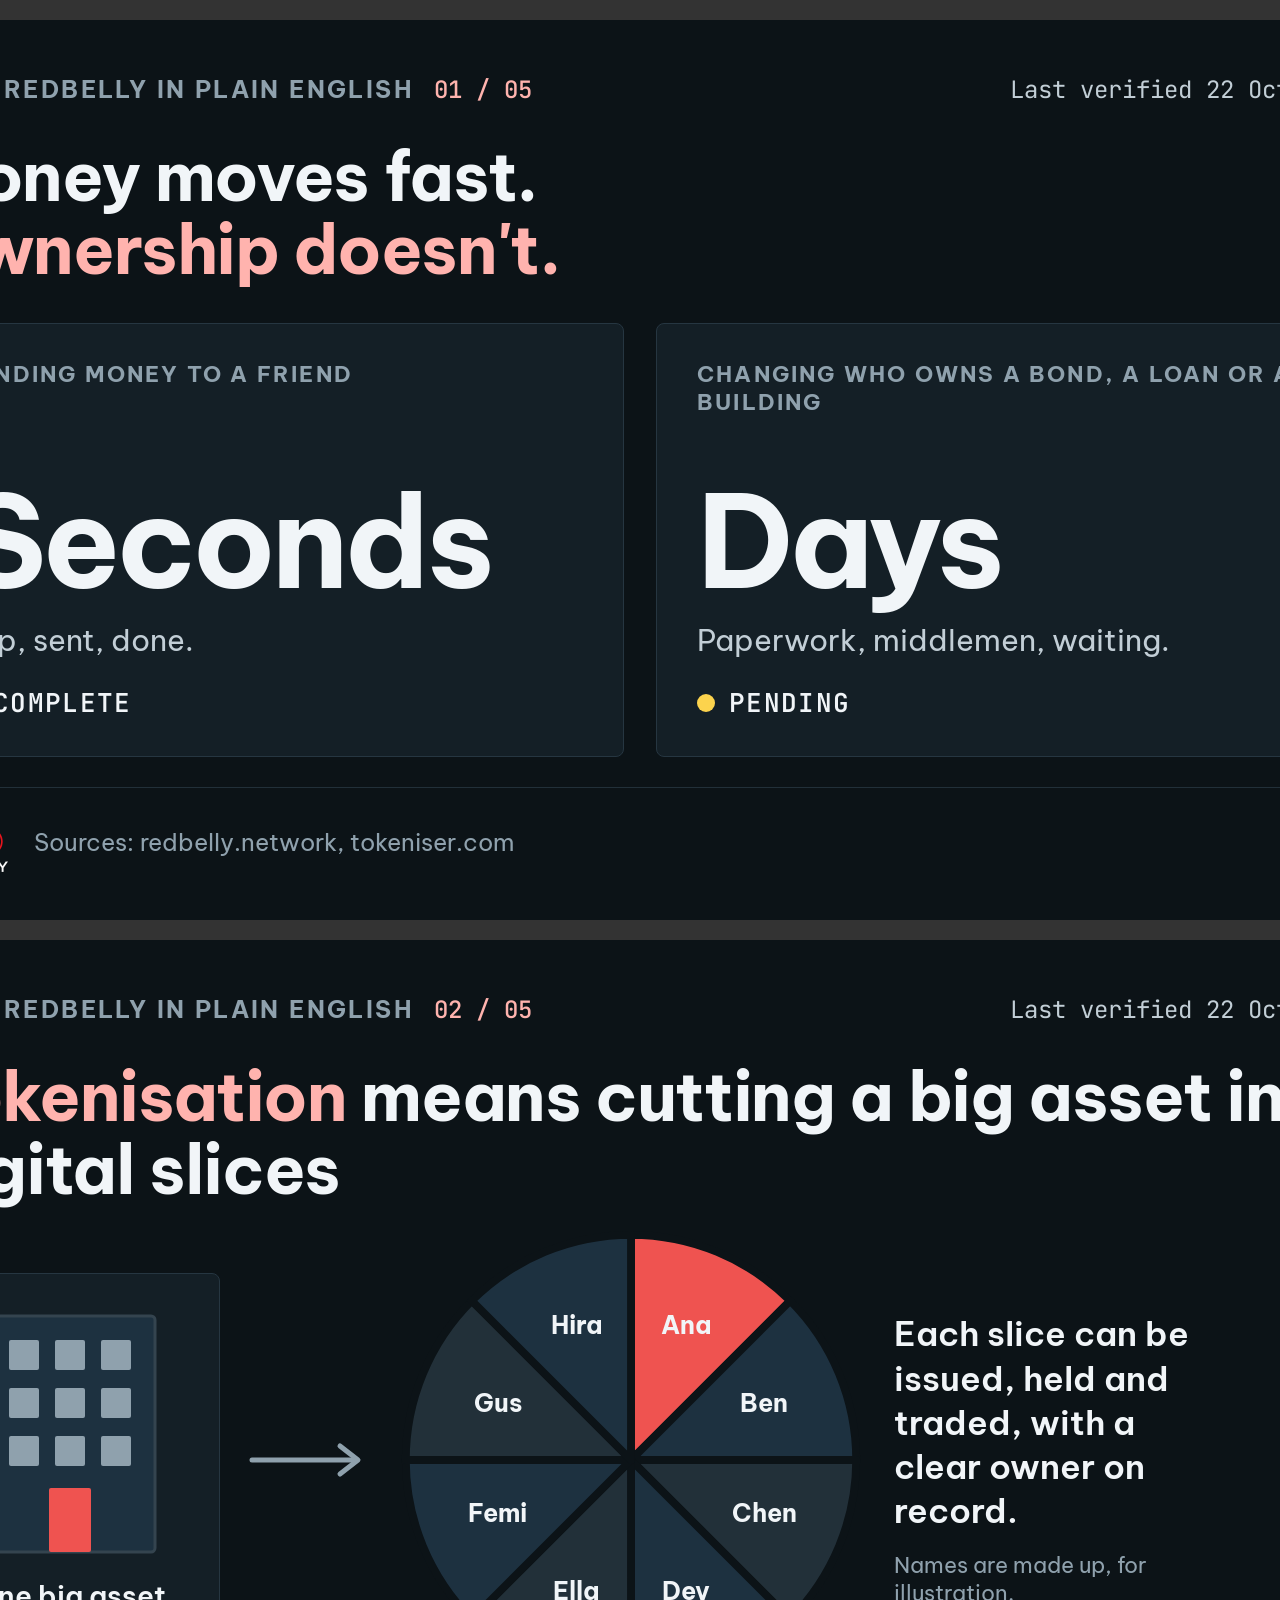
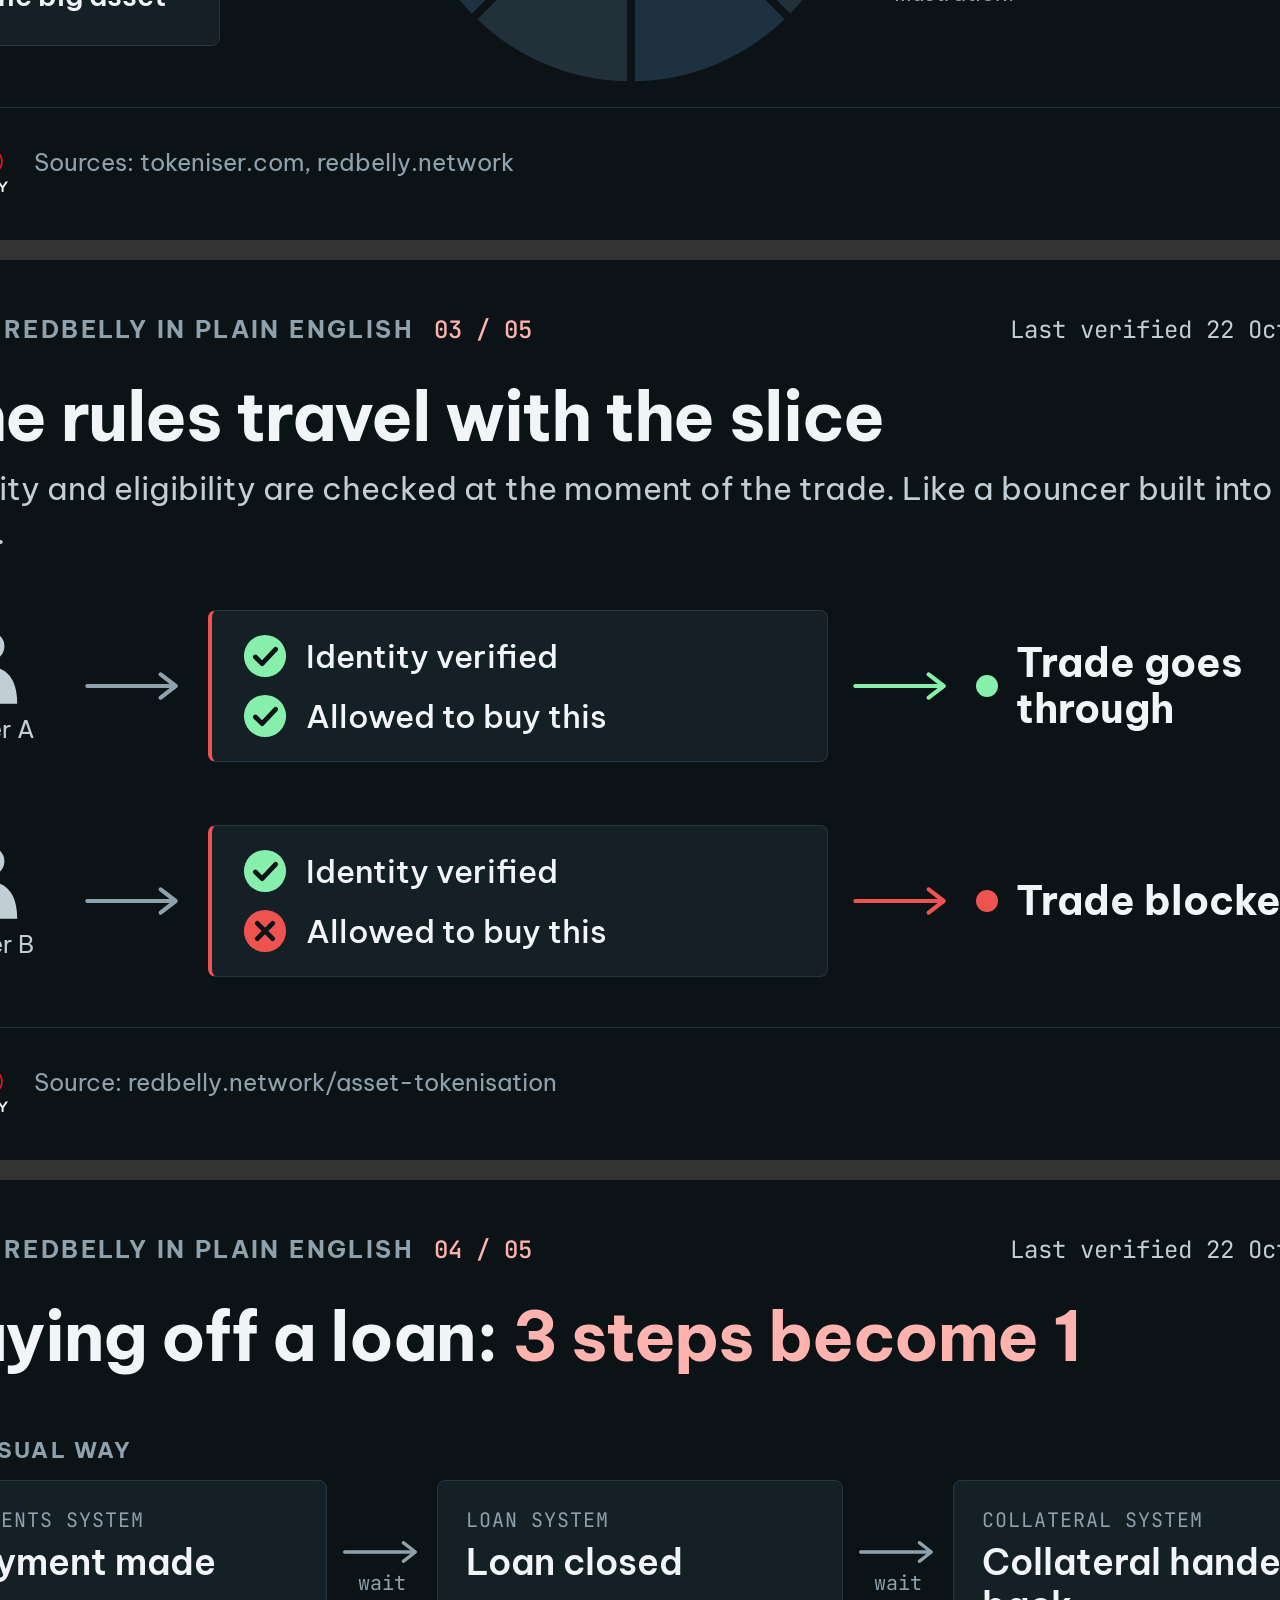
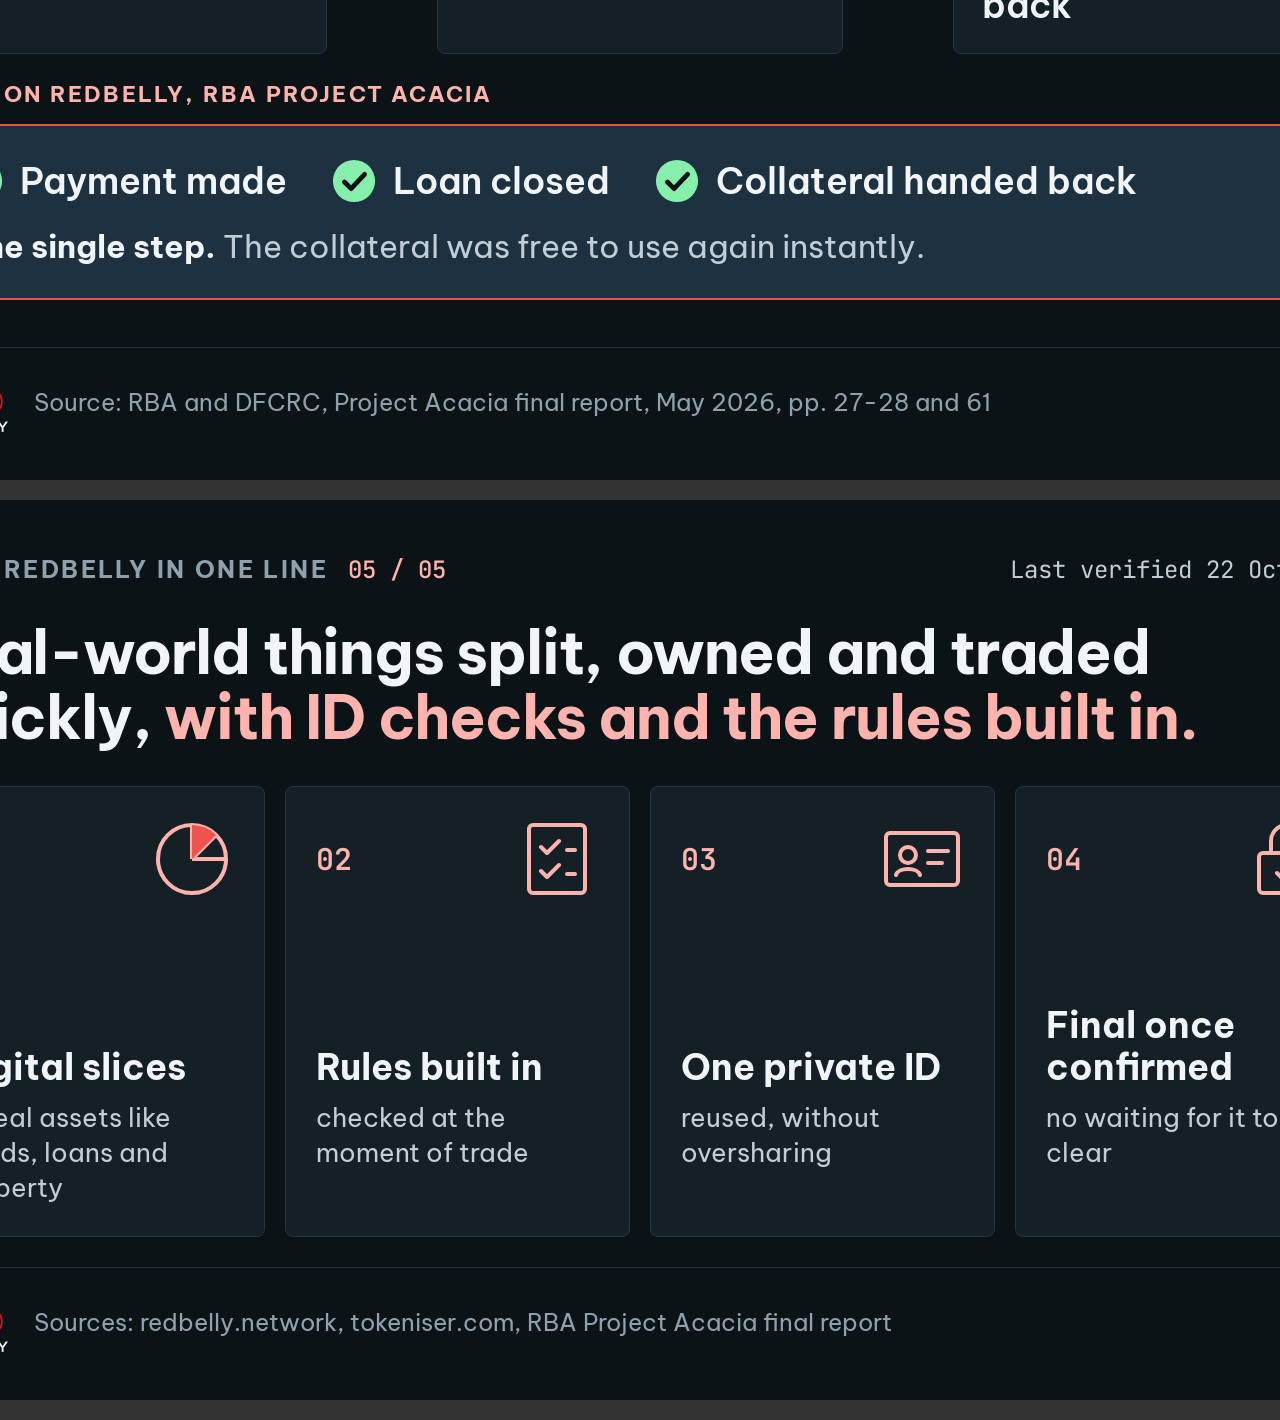
<file: tools/templates/images.html>
<!doctype html>
<!-- Editable source for the five thread images. tools/build.py opens this file in
     Chromium and saves each .frame as a 1600x900 PNG in entry/images/.
     Brand: Redbelly DAO Task Board brand kit. Text stays inside the 5% safe margin. -->
<html lang="en">
<head>
<meta charset="utf-8">
<title>Thread images</title>
<style>
@font-face { font-family: "Be Vietnam Pro"; font-weight: 400; src: url("../../assets/fonts/BeVietnamPro-400.woff2") format("woff2"); }
@font-face { font-family: "Be Vietnam Pro"; font-weight: 500; src: url("../../assets/fonts/BeVietnamPro-500.woff2") format("woff2"); }
@font-face { font-family: "Be Vietnam Pro"; font-weight: 600; src: url("../../assets/fonts/BeVietnamPro-600.woff2") format("woff2"); }
@font-face { font-family: "Be Vietnam Pro"; font-weight: 700; src: url("../../assets/fonts/BeVietnamPro-700.woff2") format("woff2"); }
@font-face { font-family: "JetBrains Mono"; font-weight: 100 800; src: url("../../assets/fonts/JetBrainsMono-var.woff2") format("woff2"); }
:root {
  --surface: #0c1317; --slate: #141f26; --steel: #1d3140; --edge: #263641; --hair: #223039;
  --container: #17222a; --text: #f1f5f8; --text-2: #c2ced6; --muted: #8fa1ad;
  --brand: #EF5350; --accent: #ffb3ae; --ok: #86EFAC; --warn: #FCD34D;
}
* { box-sizing: border-box; margin: 0; }
body { background: #333; padding: 20px; display: grid; gap: 20px; justify-content: center; }
.frame {
  width: 1600px; height: 900px; overflow: hidden; position: relative;
  background: var(--surface); color: var(--text);
  font-family: "Be Vietnam Pro", system-ui, sans-serif;
  padding: 52px 80px 46px; display: flex; flex-direction: column;
}
.mono { font-family: "JetBrains Mono", monospace; font-variant-ligatures: none; }
.top { display: flex; align-items: center; gap: 20px; font-size: 24px; height: 34px; }
.top .bar { width: 64px; height: 10px; background: var(--brand); border-radius: 2px; }
.top .kick { font-weight: 700; letter-spacing: 0.1em; text-transform: uppercase; color: var(--muted); }
.top .num { color: var(--accent); font-weight: 500; }
.top .ver { margin-left: auto; color: var(--text-2); }
h1 { font-size: 68px; line-height: 1.08; font-weight: 700; letter-spacing: -0.02em; margin-top: 34px; }
h1 .acc { color: var(--accent); }
.sub { font-size: 32px; line-height: 1.35; color: var(--text-2); margin-top: 14px; }
.stage { flex: 1; display: flex; min-height: 0; margin-top: 36px; }
.foot { display: flex; align-items: center; gap: 24px; border-top: 1px solid var(--hair); padding-top: 22px; margin-top: 30px; }
.foot img { height: 64px; width: auto; display: block; }
.foot span { font-size: 24px; color: var(--muted); }
.card { background: var(--slate); border: 1px solid var(--edge); border-radius: 8px; }
.caps { font-size: 22px; font-weight: 700; letter-spacing: 0.1em; text-transform: uppercase; color: var(--muted); }
.dot { width: 18px; height: 18px; border-radius: 9999px; display: inline-block; flex: none; }
.status { display: flex; align-items: center; gap: 14px; font-size: 26px; font-weight: 600; letter-spacing: 0.05em; }
.tick, .cross { width: 46px; height: 46px; flex: none; }

/* 01 */
.f1 .stage { gap: 32px; }
.f1 .card { flex: 1; padding: 36px 40px; display: flex; flex-direction: column; }
.f1 .big { font-size: 128px; font-weight: 700; line-height: 1; letter-spacing: -0.03em; margin-top: auto; }
.f1 .line { font-size: 30px; color: var(--text-2); margin: 16px 0 26px; }

/* 02 */
.f2 .stage { align-items: center; gap: 28px; }
.f2 .asset { width: 300px; padding: 32px; display: flex; flex-direction: column; align-items: center; gap: 22px; }
.f2 .asset p { font-size: 28px; font-weight: 600; }
.f2 .note { width: 330px; display: flex; flex-direction: column; gap: 18px; }
.f2 .note p { font-size: 34px; line-height: 1.3; font-weight: 600; }
.f2 .note small { font-size: 22px; color: var(--muted); }

/* 03 */
.f3 .stage { flex-direction: column; gap: 22px; }
.f3 .row { flex: 1; display: grid; grid-template-columns: 140px 100px 620px 100px 1fr; align-items: center; gap: 24px; }
.f3 .who { width: 140px; display: flex; flex-direction: column; align-items: center; gap: 8px; font-size: 24px; color: var(--text-2); }
.f3 .gate { padding: 22px 30px; display: flex; flex-direction: column; gap: 14px; border-left: 4px solid var(--brand); }
.f3 .check { display: flex; align-items: center; gap: 18px; font-size: 32px; font-weight: 500; }
.f3 .out { font-size: 40px; font-weight: 700; line-height: 1.15; display: flex; align-items: center; gap: 18px; }

/* 04 */
.f4 .stage { flex-direction: column; gap: 16px; justify-content: center; }
.f4 .usual { display: flex; align-items: stretch; gap: 0; }
.f4 .step { flex: 1; padding: 26px 28px; min-height: 150px; }
.f4 .step .mono { font-size: 20px; color: var(--muted); letter-spacing: 0.05em; text-transform: uppercase; }
.f4 .step p { font-size: 36px; font-weight: 600; margin-top: 8px; line-height: 1.2; }
.f4 .wait { width: 110px; display: flex; flex-direction: column; align-items: center; justify-content: center; gap: 4px; color: var(--muted); font-size: 20px; }
.f4 .one { border: 2px solid var(--brand); background: var(--steel); padding: 32px 36px; display: flex; flex-direction: column; gap: 22px; }
.f4 .one .items { display: flex; gap: 44px; }
.f4 .one .items div { display: flex; align-items: center; gap: 16px; font-size: 36px; font-weight: 600; }
.f4 .one p { font-size: 32px; color: var(--text-2); }
.f4 .one p b { color: var(--text); }
.f4 .label { margin-top: 10px; }
.f4 .label.acc { color: var(--accent); }

/* 05 */
.f5 h1 { font-size: 60px; max-width: 1360px; }
.f5 .stage { gap: 20px; }
.f5 .tile { flex: 1; padding: 30px 30px; display: flex; flex-direction: column; }
.f5 .tile .head { display: flex; align-items: center; justify-content: space-between; }
.f5 .tile .mono { font-size: 30px; color: var(--accent); font-weight: 600; }
.f5 .tile svg { width: 84px; height: 84px; }
.f5 .tile h2 { font-size: 36px; line-height: 1.15; font-weight: 700; margin-top: auto; }
.f5 .tile p { font-size: 26px; line-height: 1.35; color: var(--text-2); margin-top: 12px; min-height: 106px; }
</style>
</head>
<body>

<svg width="0" height="0" style="position:absolute">
  <defs>
    <symbol id="tick" viewBox="0 0 48 48"><circle cx="24" cy="24" r="22" fill="#86EFAC"/><path d="M14 25 L21 32 L35 17" fill="none" stroke="#0c1317" stroke-width="5" stroke-linecap="round" stroke-linejoin="round"/></symbol>
    <symbol id="cross" viewBox="0 0 48 48"><circle cx="24" cy="24" r="22" fill="#EF5350"/><path d="M16 16 L32 32 M32 16 L16 32" fill="none" stroke="#0c1317" stroke-width="5" stroke-linecap="round"/></symbol>
    <symbol id="arrow" viewBox="0 0 120 40"><path d="M4 20 H104" stroke="currentColor" stroke-width="5" stroke-linecap="round"/><path d="M92 6 L110 20 L92 34" fill="none" stroke="currentColor" stroke-width="5" stroke-linecap="round" stroke-linejoin="round"/></symbol>
    <symbol id="person" viewBox="0 0 80 96"><circle cx="40" cy="22" r="18" fill="#c2ced6"/><path d="M6 94 C6 62 20 48 40 48 C60 48 74 62 74 94 Z" fill="#c2ced6"/></symbol>
  </defs>
</svg>

<!-- 01 ------------------------------------------------------------------ -->
<section class="frame f1" id="img-01" data-file="01-money-fast-ownership-slow.png">
  <div class="top"><span class="bar"></span><span class="kick">Redbelly in plain English</span><span class="num mono">01 / 05</span><span class="ver mono">Last verified 22 Oct 2026</span></div>
  <h1>Money moves fast.<br><span class="acc">Ownership doesn't.</span></h1>
  <div class="stage">
    <div class="card">
      <div class="caps">Sending money to a friend</div>
      <div class="big">Seconds</div>
      <div class="line">Tap, sent, done.</div>
      <div class="status mono"><span class="dot" style="background:var(--ok)"></span>COMPLETE</div>
    </div>
    <div class="card">
      <div class="caps">Changing who owns a bond, a loan or a building</div>
      <div class="big">Days</div>
      <div class="line">Paperwork, middlemen, waiting.</div>
      <div class="status mono"><span class="dot" style="background:var(--warn)"></span>PENDING</div>
    </div>
  </div>
  <div class="foot"><img src="../../assets/brand/dao-logo-on-dark.png" alt=""><span>Sources: redbelly.network, tokeniser.com</span></div>
</section>

<!-- 02 ------------------------------------------------------------------ -->
<section class="frame f2" id="img-02" data-file="02-pizza-slices.png">
  <div class="top"><span class="bar"></span><span class="kick">Redbelly in plain English</span><span class="num mono">02 / 05</span><span class="ver mono">Last verified 22 Oct 2026</span></div>
  <h1><span class="acc">Tokenisation</span> means cutting a big asset into digital slices</h1>
  <div class="stage">
    <div class="card asset">
      <svg width="190" height="250" viewBox="0 0 190 250" aria-hidden="true">
        <rect x="10" y="10" width="170" height="236" rx="4" fill="#1d3140" stroke="#34444f" stroke-width="3"/>
        <g fill="#8fa1ad">
          <rect x="34" y="34" width="30" height="30" rx="2"/><rect x="80" y="34" width="30" height="30" rx="2"/><rect x="126" y="34" width="30" height="30" rx="2"/>
          <rect x="34" y="82" width="30" height="30" rx="2"/><rect x="80" y="82" width="30" height="30" rx="2"/><rect x="126" y="82" width="30" height="30" rx="2"/>
          <rect x="34" y="130" width="30" height="30" rx="2"/><rect x="80" y="130" width="30" height="30" rx="2"/><rect x="126" y="130" width="30" height="30" rx="2"/>
        </g>
        <rect x="74" y="182" width="42" height="64" rx="2" fill="#EF5350"/>
      </svg>
      <p>One big asset</p>
    </div>
    <svg width="120" height="40" style="color:#8fa1ad;flex:none" aria-hidden="true"><use href="#arrow"/></svg>
    <svg width="470" height="470" viewBox="-240 -240 480 480" aria-hidden="true" style="flex:none">
      <g stroke="#0c1317" stroke-width="8" stroke-linejoin="round">
        <path d="M0 0 L0 -230 A230 230 0 0 1 162.6 -162.6 Z" fill="#EF5350"/>
        <path d="M0 0 L162.6 -162.6 A230 230 0 0 1 230 0 Z" fill="#1d3140"/>
        <path d="M0 0 L230 0 A230 230 0 0 1 162.6 162.6 Z" fill="#223039"/>
        <path d="M0 0 L162.6 162.6 A230 230 0 0 1 0 230 Z" fill="#1d3140"/>
        <path d="M0 0 L0 230 A230 230 0 0 1 -162.6 162.6 Z" fill="#223039"/>
        <path d="M0 0 L-162.6 162.6 A230 230 0 0 1 -230 0 Z" fill="#1d3140"/>
        <path d="M0 0 L-230 0 A230 230 0 0 1 -162.6 -162.6 Z" fill="#223039"/>
        <path d="M0 0 L-162.6 -162.6 A230 230 0 0 1 0 -230 Z" fill="#1d3140"/>
      </g>
      <g font-family="Be Vietnam Pro" font-weight="700" font-size="26" fill="#f1f5f8" text-anchor="middle" dominant-baseline="middle">
        <text x="56" y="-136">Ana</text><text x="136" y="-56">Ben</text><text x="136" y="56">Chen</text><text x="56" y="136">Dev</text>
        <text x="-56" y="136">Ella</text><text x="-136" y="56">Femi</text><text x="-136" y="-56">Gus</text><text x="-56" y="-136">Hira</text>
      </g>
    </svg>
    <div class="note">
      <p>Each slice can be issued, held and traded, with a clear owner on record.</p>
      <small>Names are made up, for illustration.</small>
    </div>
  </div>
  <div class="foot"><img src="../../assets/brand/dao-logo-on-dark.png" alt=""><span>Sources: tokeniser.com, redbelly.network</span></div>
</section>

<!-- 03 ------------------------------------------------------------------ -->
<section class="frame f3" id="img-03" data-file="03-bouncer-in-the-door.png">
  <div class="top"><span class="bar"></span><span class="kick">Redbelly in plain English</span><span class="num mono">03 / 05</span><span class="ver mono">Last verified 22 Oct 2026</span></div>
  <h1>The rules travel with the slice</h1>
  <p class="sub">Identity and eligibility are checked at the moment of the trade. Like a bouncer built into the door.</p>
  <div class="stage">
    <div class="row">
      <div class="who"><svg width="64" height="78"><use href="#person"/></svg>Buyer A</div>
      <svg width="100" height="36" style="color:#8fa1ad;flex:none" aria-hidden="true"><use href="#arrow"/></svg>
      <div class="card gate">
        <div class="check"><svg class="tick"><use href="#tick"/></svg>Identity verified</div>
        <div class="check"><svg class="tick"><use href="#tick"/></svg>Allowed to buy this</div>
      </div>
      <svg width="100" height="36" style="color:#86EFAC;flex:none" aria-hidden="true"><use href="#arrow"/></svg>
      <div class="out"><span class="dot" style="background:var(--ok);width:22px;height:22px"></span>Trade goes through</div>
    </div>
    <div class="row">
      <div class="who"><svg width="64" height="78"><use href="#person"/></svg>Buyer B</div>
      <svg width="100" height="36" style="color:#8fa1ad;flex:none" aria-hidden="true"><use href="#arrow"/></svg>
      <div class="card gate">
        <div class="check"><svg class="tick"><use href="#tick"/></svg>Identity verified</div>
        <div class="check"><svg class="cross"><use href="#cross"/></svg>Allowed to buy this</div>
      </div>
      <svg width="100" height="36" style="color:#EF5350;flex:none" aria-hidden="true"><use href="#arrow"/></svg>
      <div class="out"><span class="dot" style="background:var(--brand);width:22px;height:22px"></span>Trade blocked</div>
    </div>
  </div>
  <div class="foot"><img src="../../assets/brand/dao-logo-on-dark.png" alt=""><span>Source: redbelly.network/asset-tokenisation</span></div>
</section>

<!-- 04 ------------------------------------------------------------------ -->
<section class="frame f4" id="img-04" data-file="04-loan-three-steps-to-one.png">
  <div class="top"><span class="bar"></span><span class="kick">Redbelly in plain English</span><span class="num mono">04 / 05</span><span class="ver mono">Last verified 22 Oct 2026</span></div>
  <h1>Paying off a loan: <span class="acc">3 steps become 1</span></h1>
  <div class="stage">
    <div class="caps label">The usual way</div>
    <div class="usual">
      <div class="card step"><div class="mono">Payments system</div><p>Payment made</p></div>
      <div class="wait"><svg width="80" height="28" style="color:#8fa1ad" aria-hidden="true"><use href="#arrow"/></svg><span class="mono">wait</span></div>
      <div class="card step"><div class="mono">Loan system</div><p>Loan closed</p></div>
      <div class="wait"><svg width="80" height="28" style="color:#8fa1ad" aria-hidden="true"><use href="#arrow"/></svg><span class="mono">wait</span></div>
      <div class="card step"><div class="mono">Collateral system</div><p>Collateral handed back</p></div>
    </div>
    <div class="caps label acc">Pilot on Redbelly, RBA Project Acacia</div>
    <div class="card one">
      <div class="items">
        <div><svg class="tick"><use href="#tick"/></svg>Payment made</div>
        <div><svg class="tick"><use href="#tick"/></svg>Loan closed</div>
        <div><svg class="tick"><use href="#tick"/></svg>Collateral handed back</div>
      </div>
      <p><b>One single step.</b> The collateral was free to use again instantly.</p>
    </div>
  </div>
  <div class="foot"><img src="../../assets/brand/dao-logo-on-dark.png" alt=""><span>Source: RBA and DFCRC, Project Acacia final report, May 2026, pp. 27-28 and 61</span></div>
</section>

<!-- 05 ------------------------------------------------------------------ -->
<section class="frame f5" id="img-05" data-file="05-one-line-summary.png">
  <div class="top"><span class="bar"></span><span class="kick">Redbelly in one line</span><span class="num mono">05 / 05</span><span class="ver mono">Last verified 22 Oct 2026</span></div>
  <h1>Real-world things split, owned and traded quickly, <span class="acc">with ID checks and the rules built in.</span></h1>
  <div class="stage">
    <div class="card tile"><div class="head"><span class="mono">01</span><svg viewBox="0 0 84 84" aria-hidden="true"><g fill="none" stroke="#ffb3ae" stroke-width="4" stroke-linejoin="round"><circle cx="42" cy="42" r="34"/><path d="M42 42 V8 M42 42 L66 18 M42 42 H76"/></g><path d="M42 42 V8 A34 34 0 0 1 66 18 Z" fill="#EF5350"/></svg></div><h2>Digital slices</h2><p>of real assets like bonds, loans and property</p></div>
    <div class="card tile"><div class="head"><span class="mono">02</span><svg viewBox="0 0 84 84" aria-hidden="true"><g fill="none" stroke="#ffb3ae" stroke-width="4" stroke-linejoin="round" stroke-linecap="round"><rect x="14" y="8" width="56" height="68" rx="4"/><path d="M26 30 l6 6 l12 -12 M26 54 l6 6 l12 -12 M52 33 h8 M52 57 h8"/></g></svg></div><h2>Rules built in</h2><p>checked at the moment of trade</p></div>
    <div class="card tile"><div class="head"><span class="mono">03</span><svg viewBox="0 0 84 84" aria-hidden="true"><g fill="none" stroke="#ffb3ae" stroke-width="4" stroke-linejoin="round" stroke-linecap="round"><rect x="6" y="16" width="72" height="52" rx="4"/><circle cx="28" cy="38" r="8"/><path d="M16 58 c2 -8 22 -8 24 0 M48 34 h20 M48 46 h14"/></g></svg></div><h2>One private ID</h2><p>reused, without oversharing</p></div>
    <div class="card tile"><div class="head"><span class="mono">04</span><svg viewBox="0 0 84 84" aria-hidden="true"><g fill="none" stroke="#ffb3ae" stroke-width="4" stroke-linejoin="round" stroke-linecap="round"><rect x="14" y="36" width="56" height="40" rx="4"/><path d="M26 36 V24 a16 16 0 0 1 32 0 V36 M32 56 l7 7 l13 -14"/></g></svg></div><h2>Final once confirmed</h2><p>no waiting for it to clear</p></div>
  </div>
  <div class="foot"><img src="../../assets/brand/dao-logo-on-dark.png" alt=""><span>Sources: redbelly.network, tokeniser.com, RBA Project Acacia final report</span></div>
</section>

</body>
</html>
</file>
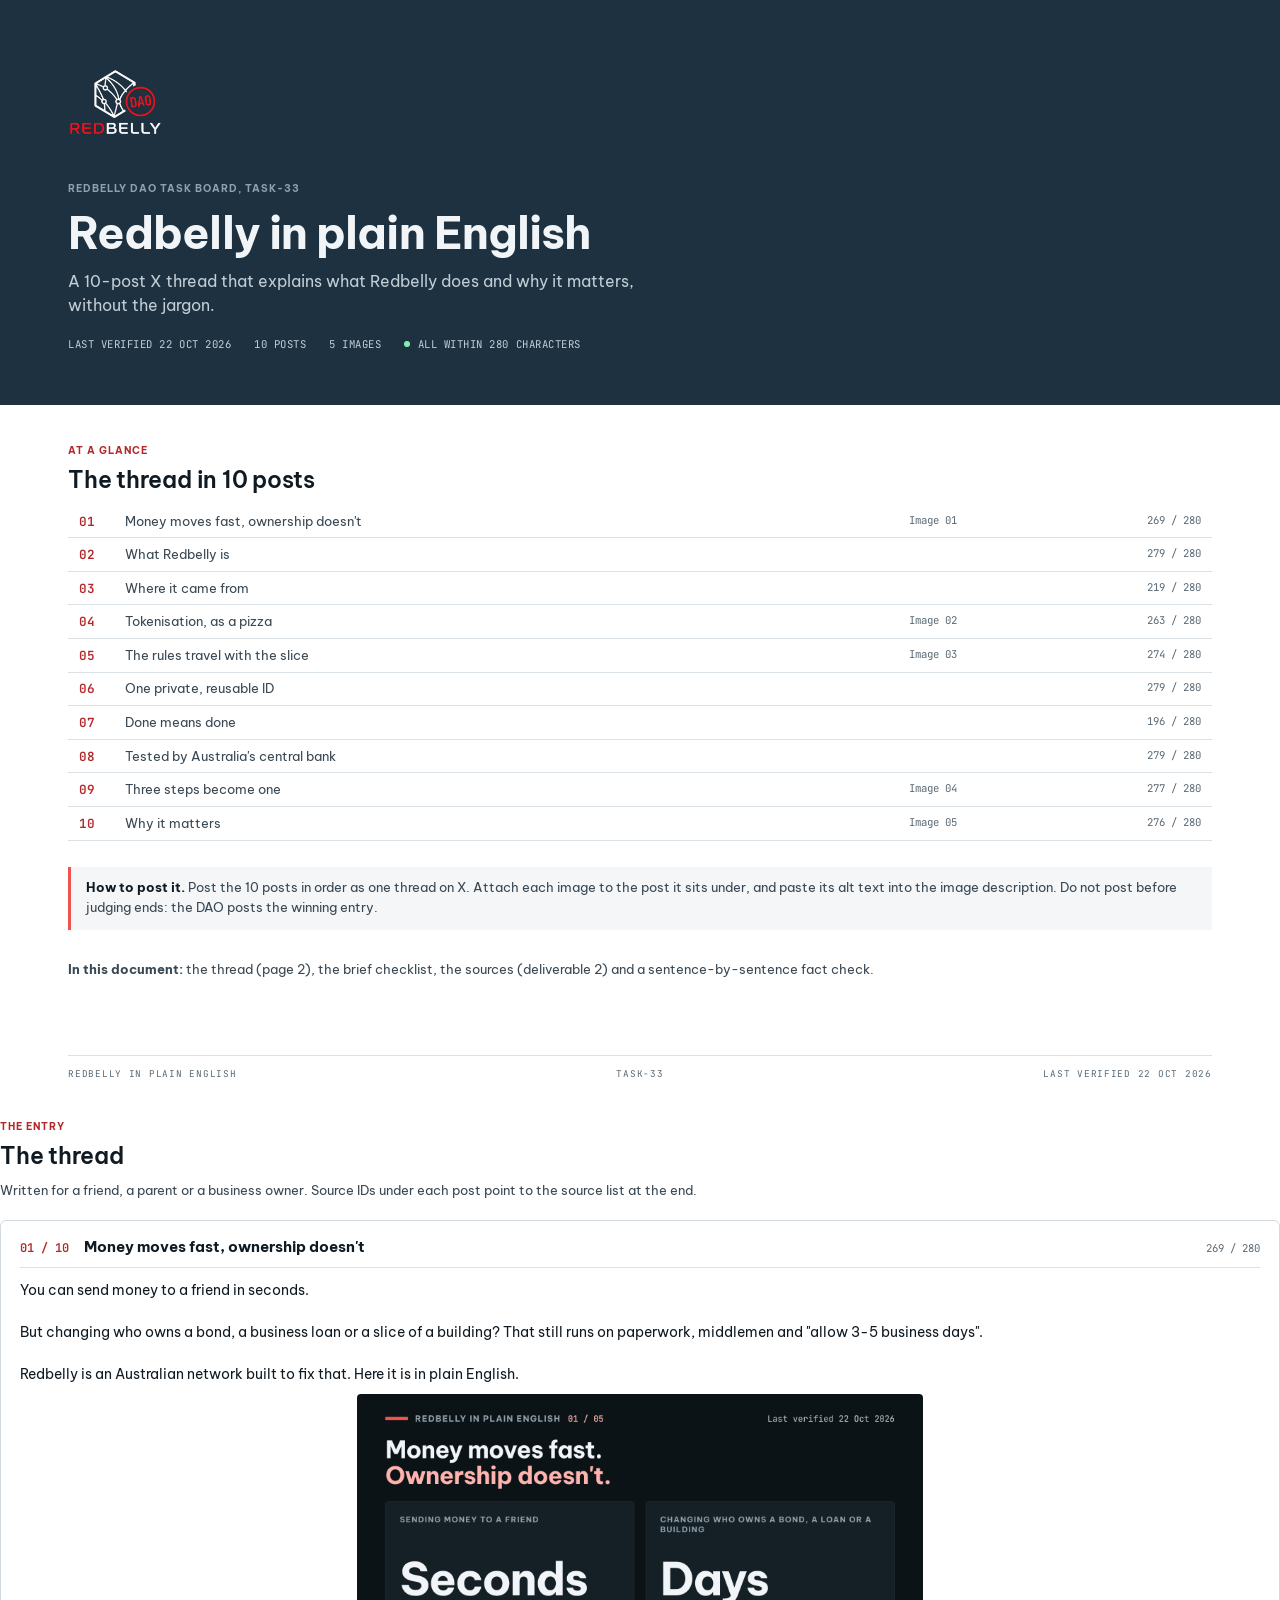
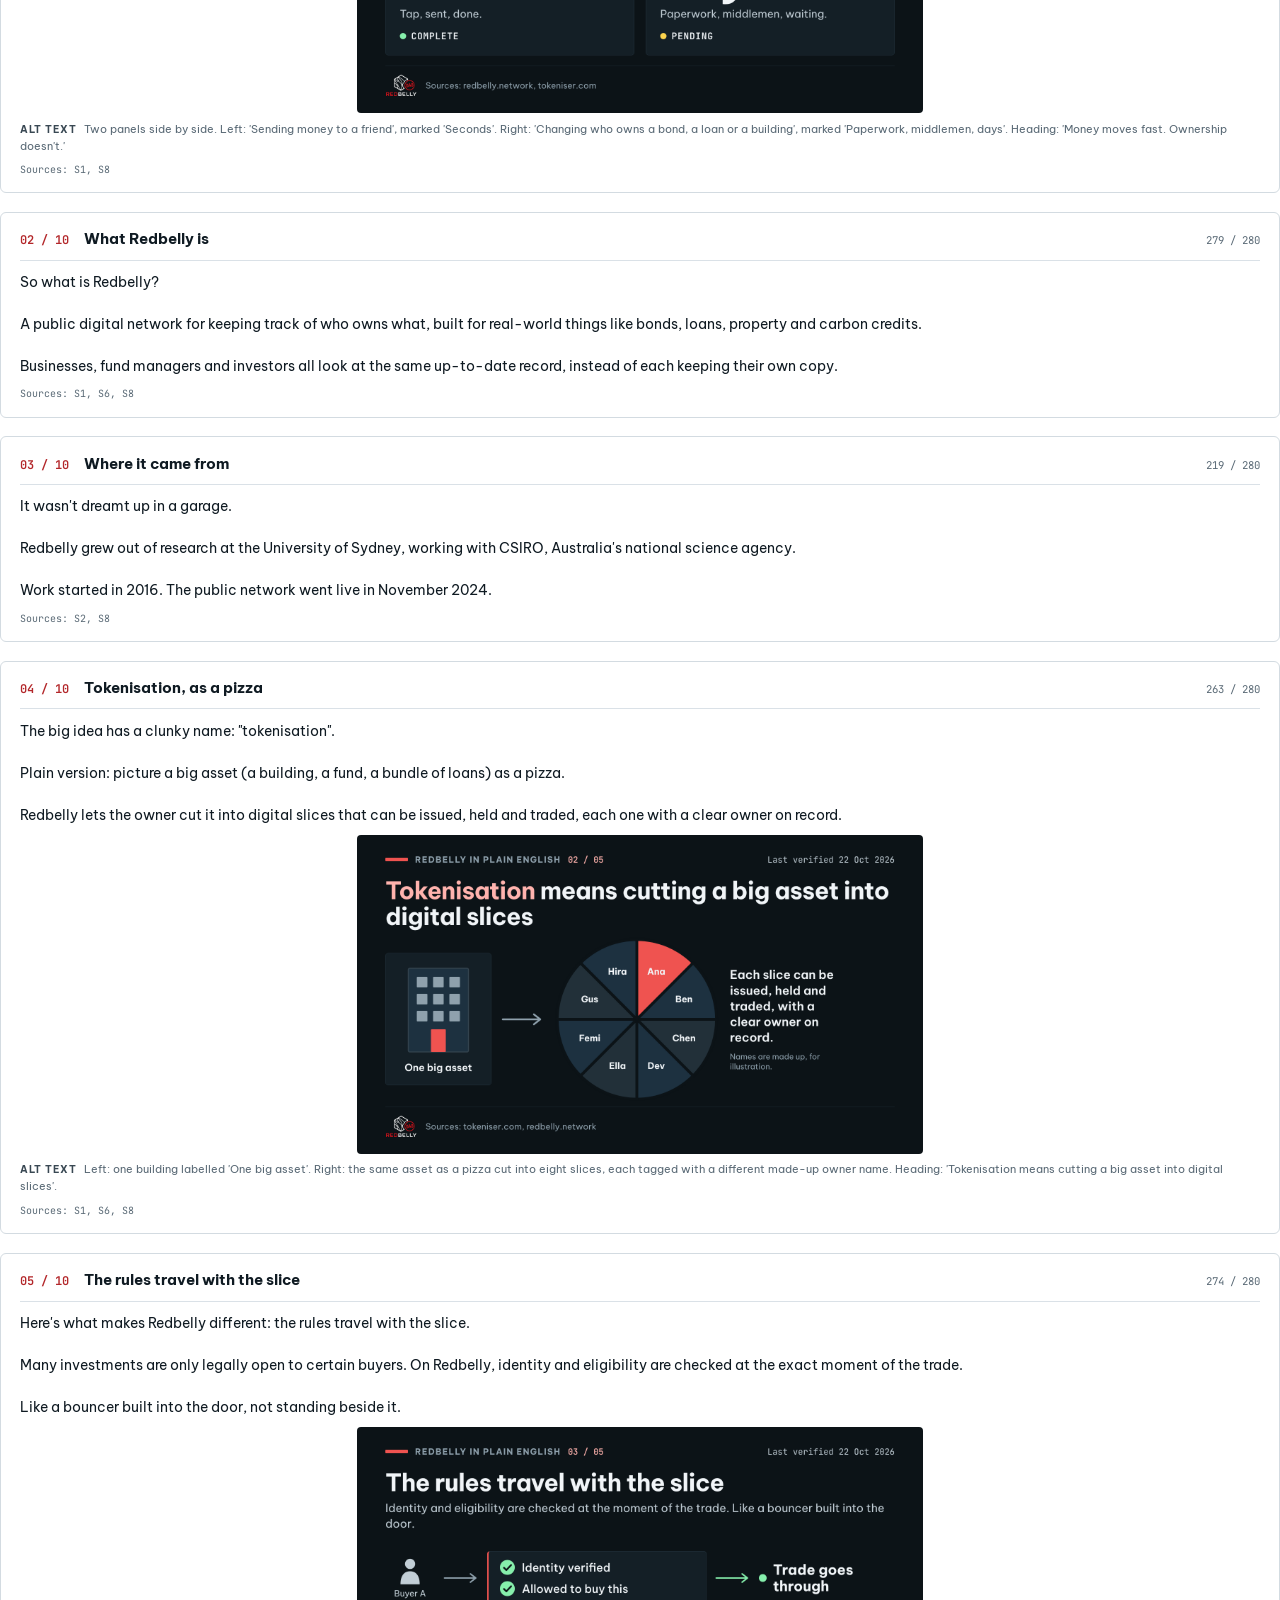
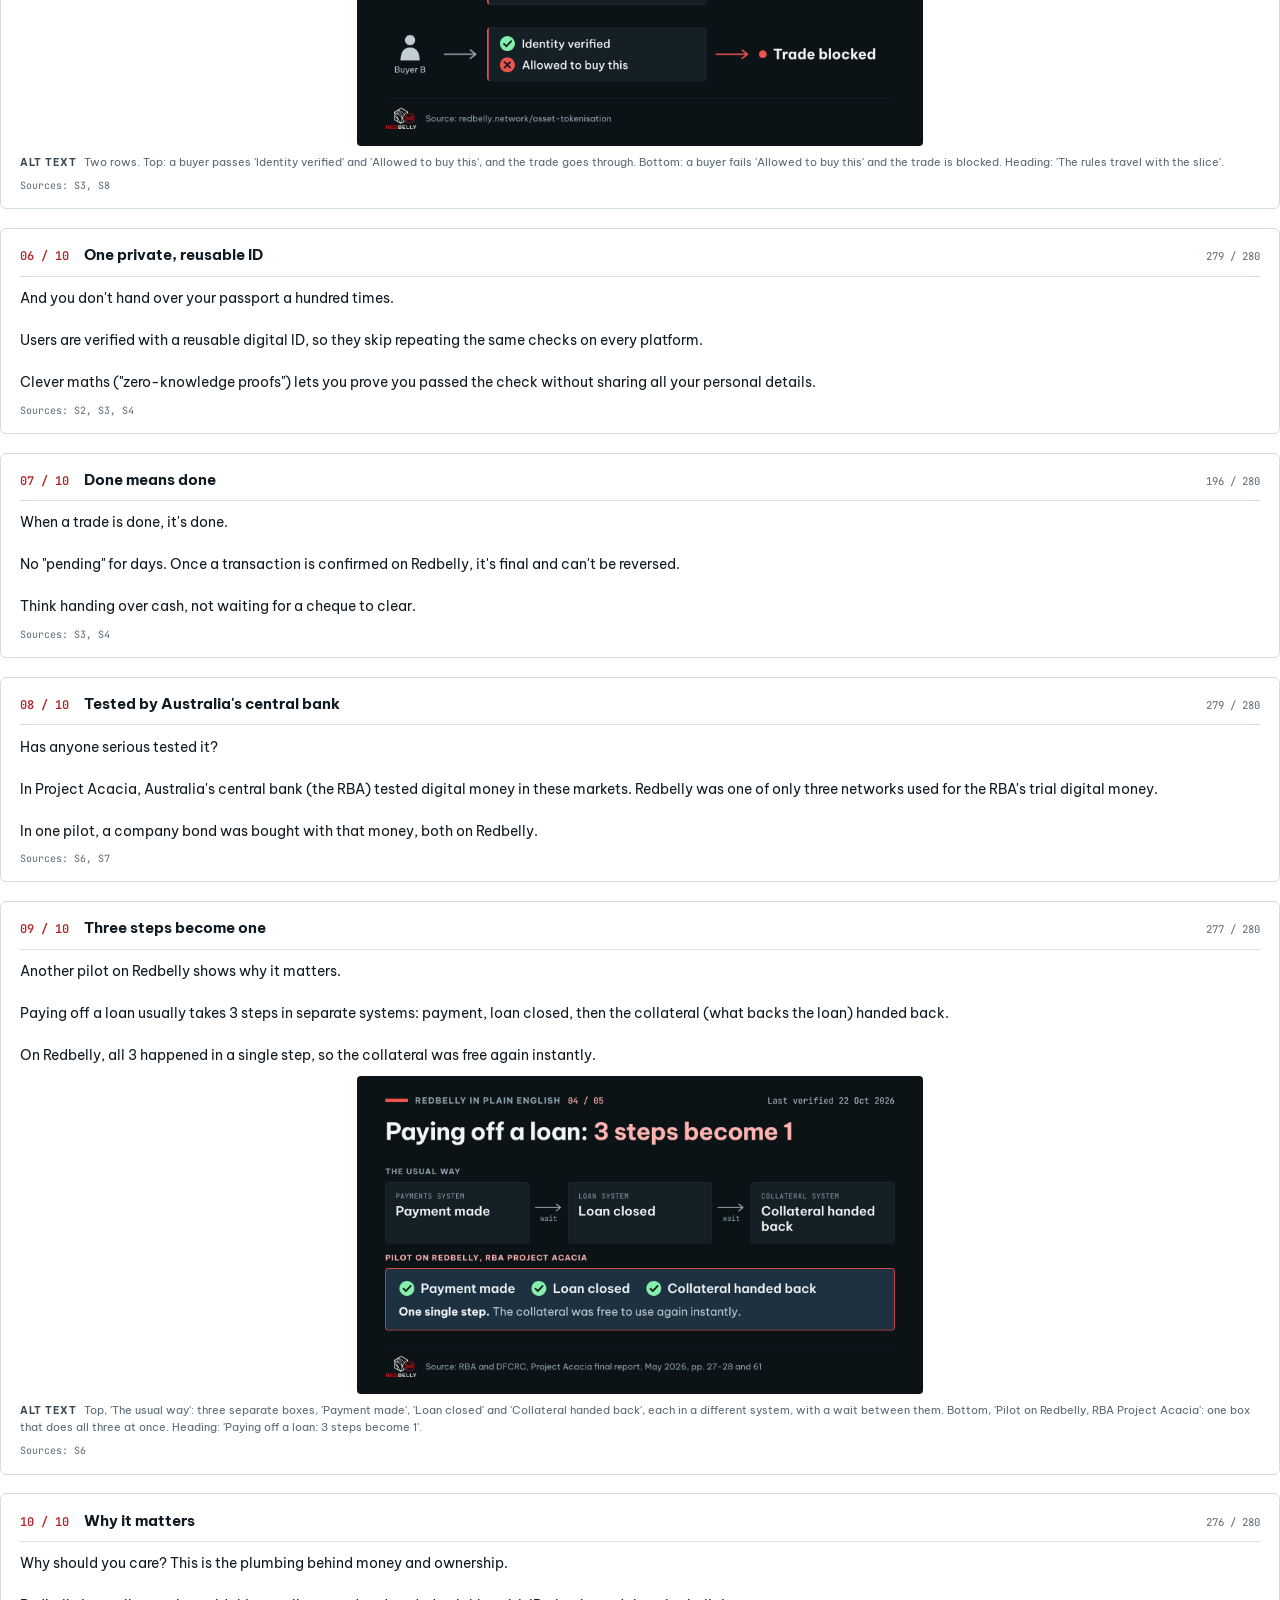
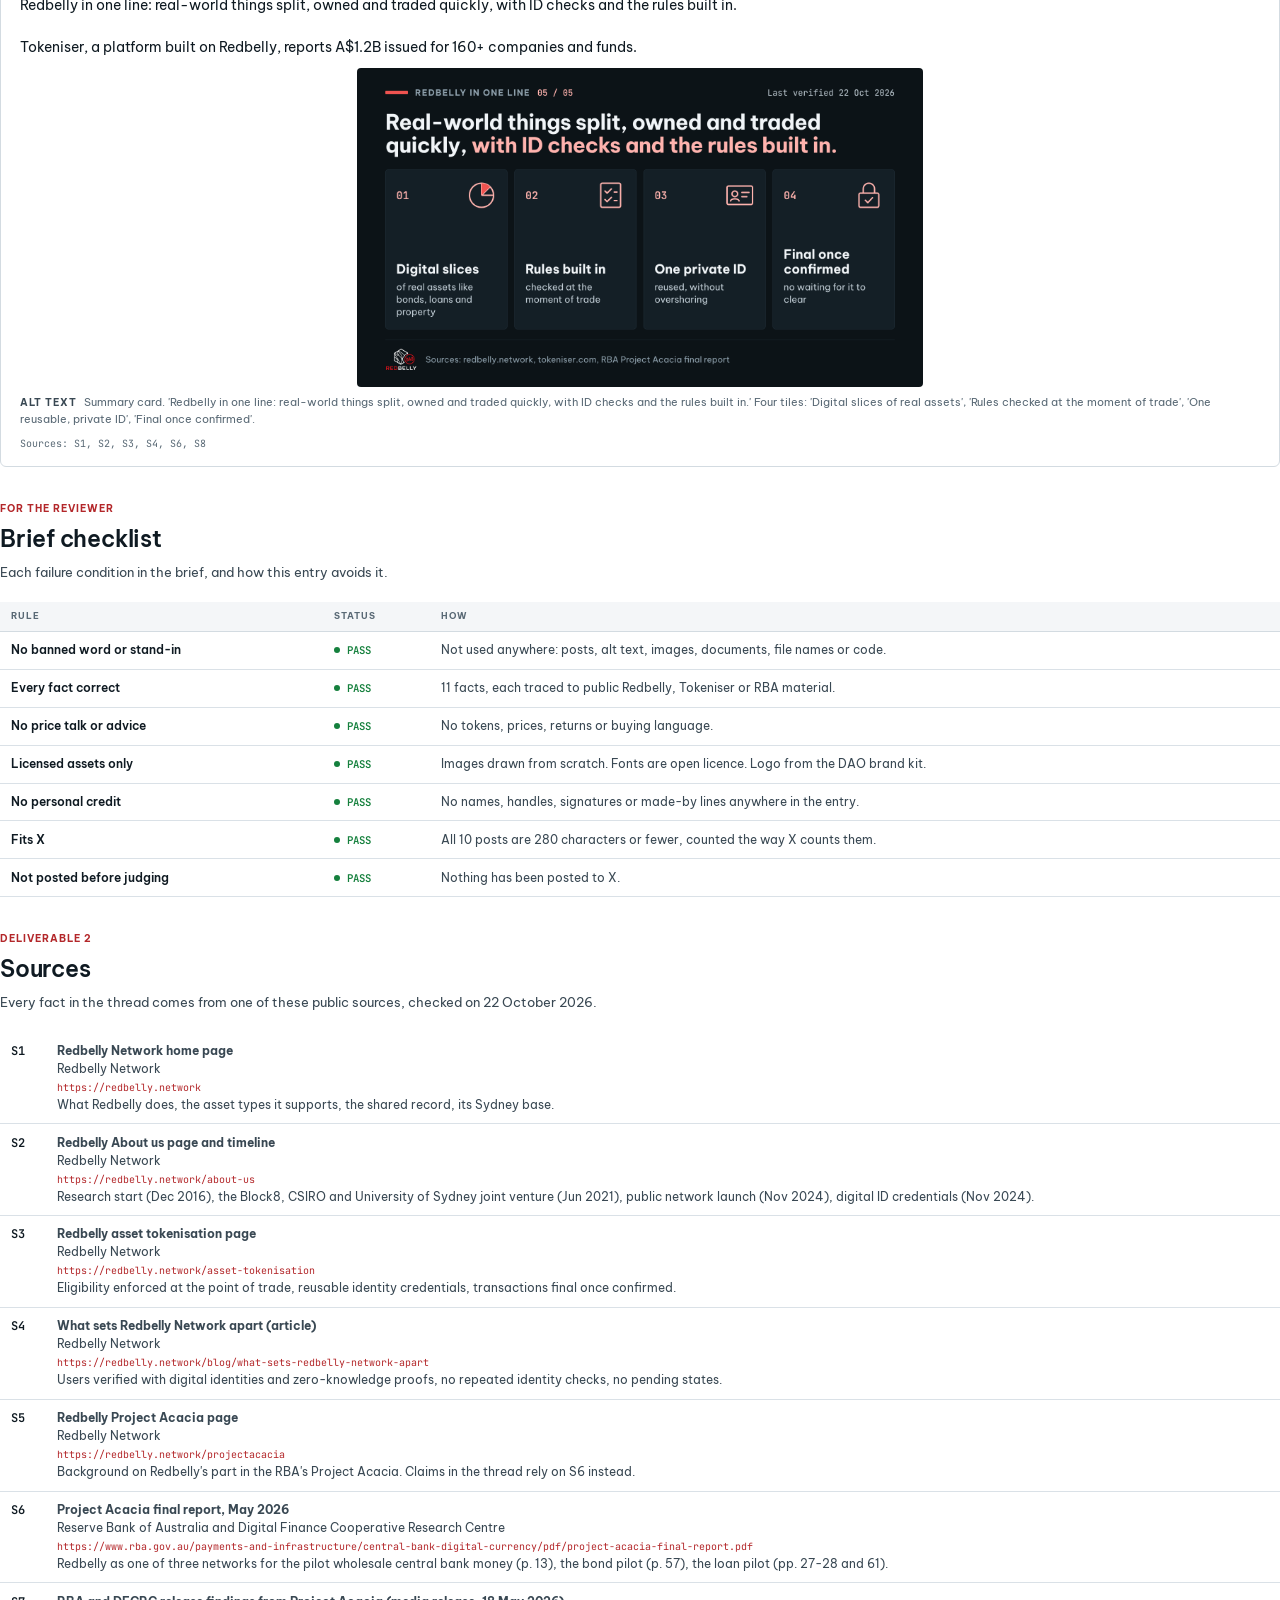
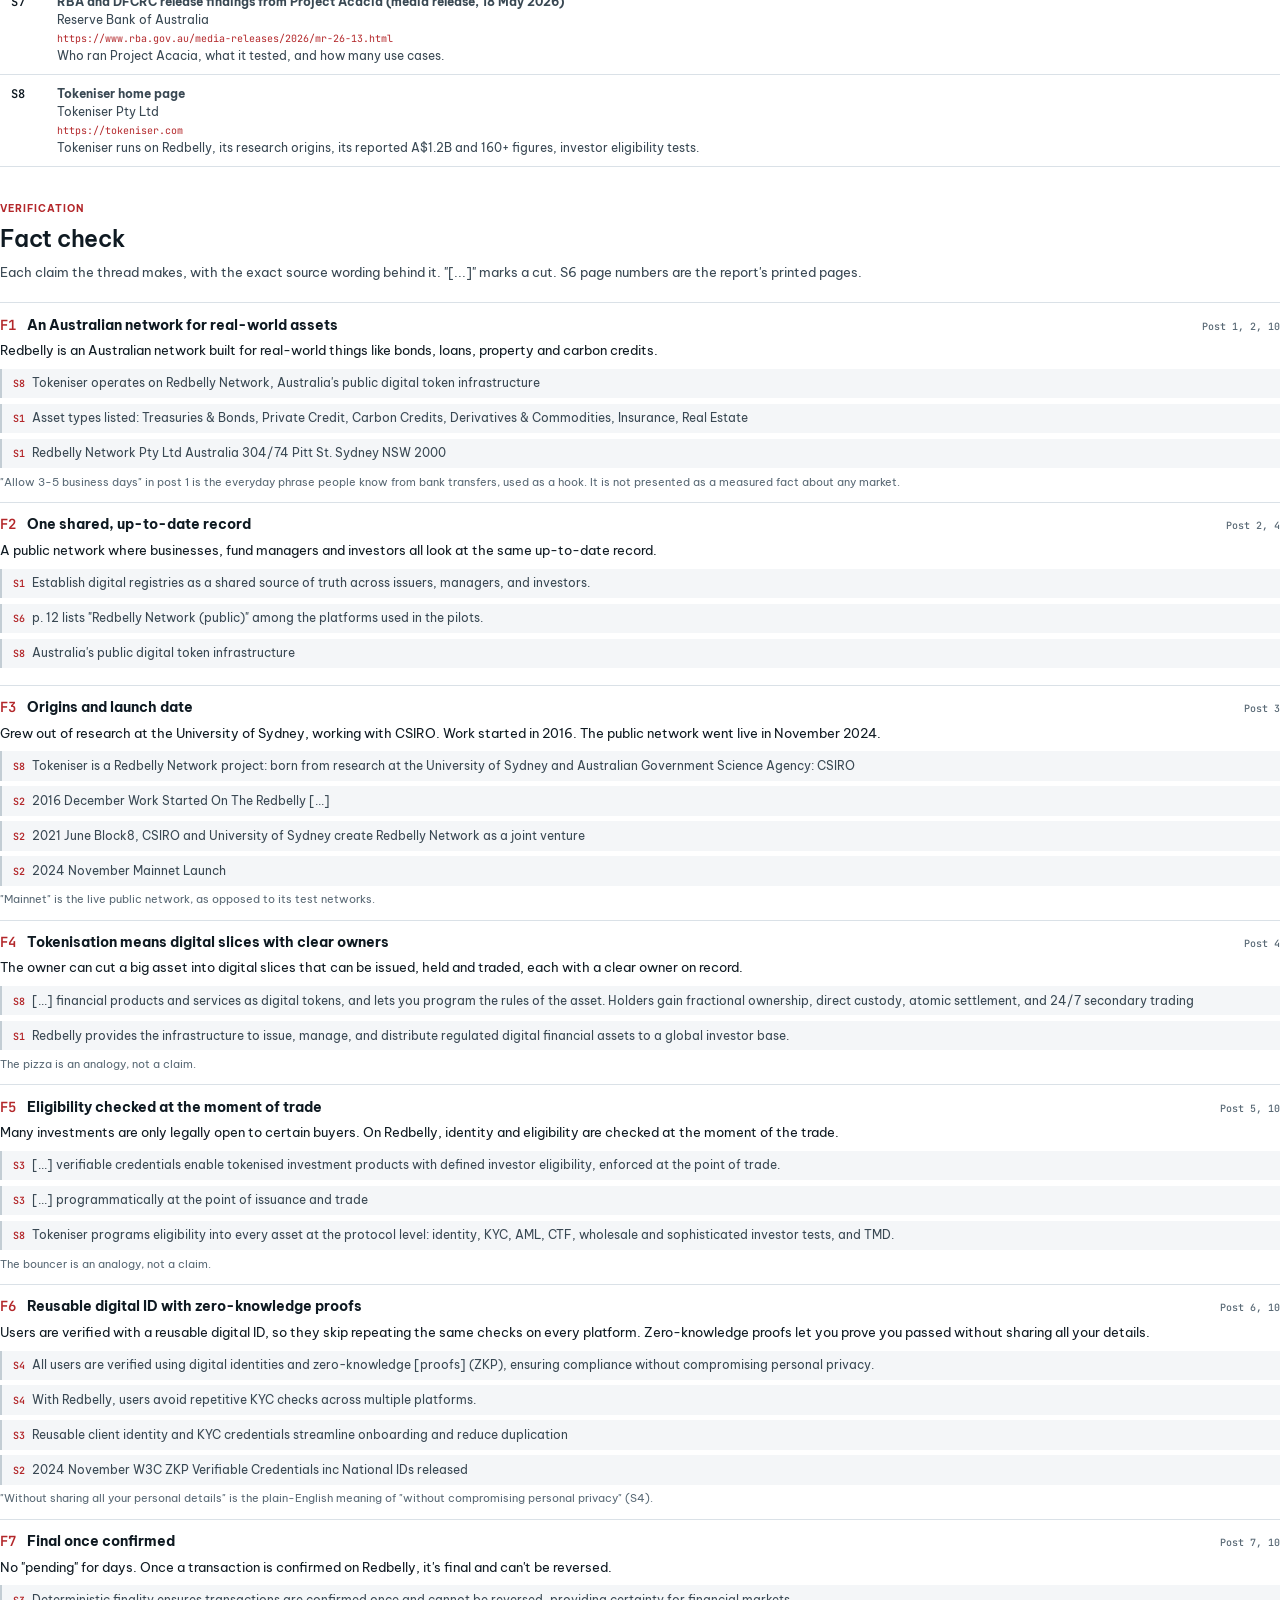
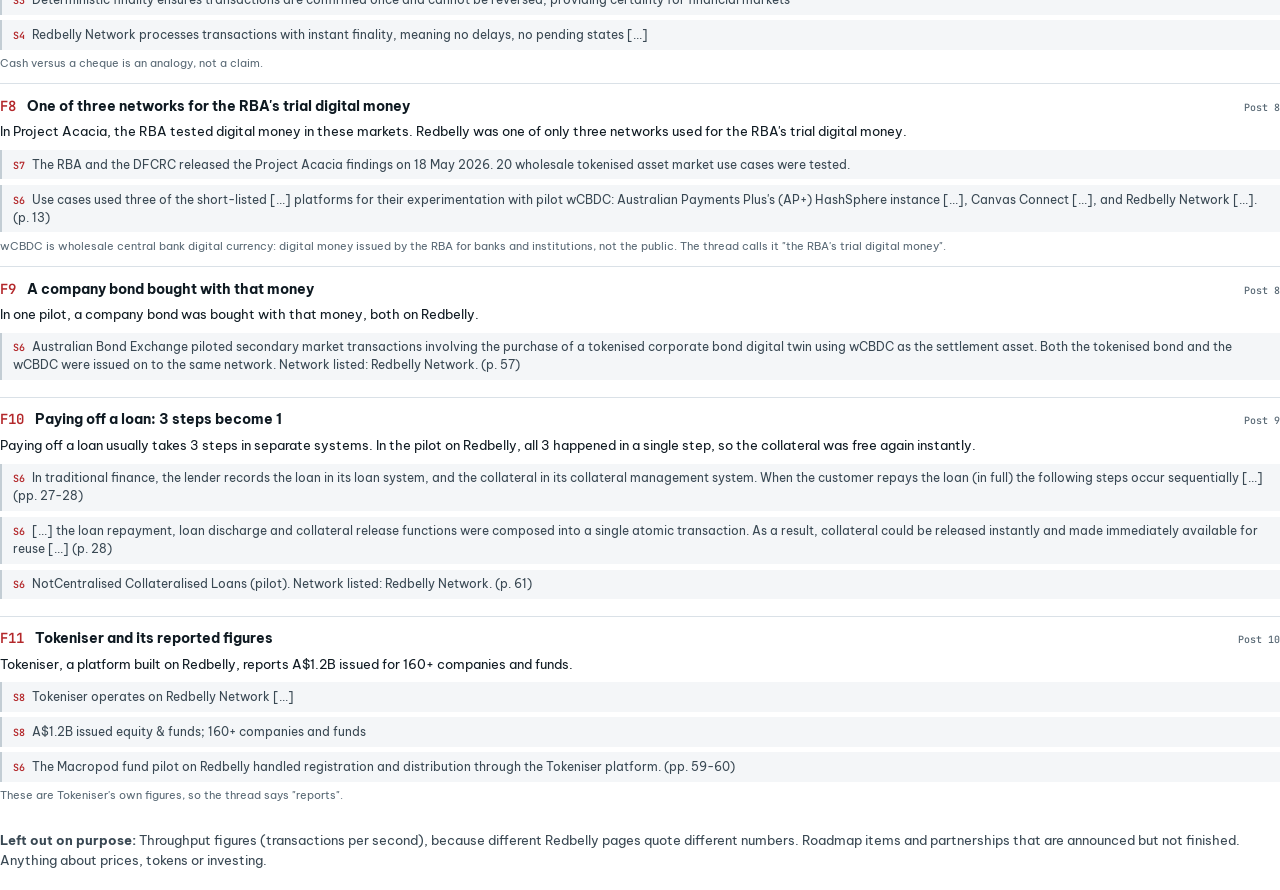
<file: tools/templates/print.html>
<!doctype html>
<!-- Generated by tools/build.py for the PDF. Edit tools/content.py, not this file. -->
<html lang="en"><head><meta charset="utf-8"><title>Redbelly in plain English</title>
<style>
@font-face { font-family: "Be Vietnam Pro"; font-weight: 400; src: url("../../assets/fonts/BeVietnamPro-400.woff2"); }
@font-face { font-family: "Be Vietnam Pro"; font-weight: 600; src: url("../../assets/fonts/BeVietnamPro-600.woff2"); }
@font-face { font-family: "Be Vietnam Pro"; font-weight: 700; src: url("../../assets/fonts/BeVietnamPro-700.woff2"); }
@font-face { font-family: "JetBrains Mono"; font-weight: 100 800; src: url("../../assets/fonts/JetBrainsMono-var.woff2"); }
@page { size: A4; margin: 16mm 16mm 18mm; }
@page :first { margin: 0; }
* { box-sizing: border-box; }
body { margin: 0; font: 400 10pt/1.5 "Be Vietnam Pro", sans-serif; color: #0F1A22; -webkit-print-color-adjust: exact; print-color-adjust: exact; }
.mono, .num, .cnt, .refs, .sid, .used, .url, .meta, .ok { font-family: "JetBrains Mono", monospace; font-variant-ligatures: none; }
.caps { font-size: 7.5pt; font-weight: 700; letter-spacing: 0.1em; text-transform: uppercase; }
.cover-page { height: 296mm; break-after: page; display: flex; flex-direction: column; }
.cover { background: #1d3140; color: #f1f5f8; padding: 18mm 18mm 14mm; }
.cover-body { padding: 10mm 18mm 0; flex: 1; display: flex; flex-direction: column; }
.glance { margin: 0 0 7mm; }
.glance td { padding: 1.8mm 3mm; font-size: 9.5pt; }
.glance td.n { font-family: "JetBrains Mono", monospace; color: #B3272A; font-weight: 600; width: 12mm; }
.glance td.c { font-family: "JetBrains Mono", monospace; color: #596975; font-size: 8pt; text-align: right; white-space: nowrap; font-weight: 400; }
.glance td.i { font-family: "JetBrains Mono", monospace; color: #596975; font-size: 8pt; white-space: nowrap; font-weight: 400; width: 22mm; }
.cover-foot { margin-top: auto; padding: 0 0 10mm; font-family: "JetBrains Mono", monospace; font-size: 7pt; letter-spacing: 0.08em; text-transform: uppercase; color: #596975; display: flex; justify-content: space-between; border-top: 1px solid #DAE1E7; padding-top: 3mm; }
.cover img { height: 18mm; display: block; margin-bottom: 12mm; }
.cover .k { color: #8fa1ad; margin: 0 0 3mm; }
.cover h1 { font-size: 34pt; line-height: 1.1; letter-spacing: -0.02em; margin: 0 0 3mm; }
.cover p.lead { font-size: 12pt; color: #c2ced6; margin: 0 0 5mm; max-width: 150mm; }
.cover .meta { font-size: 8pt; color: #c2ced6; letter-spacing: 0.05em; text-transform: uppercase; }
.cover .meta span { margin-right: 6mm; }
.cover .meta .d { display: inline-block; width: 6px; height: 6px; border-radius: 9999px; background: #86EFAC; margin-right: 2mm; vertical-align: 1px; }
h2 { font-size: 17pt; font-weight: 600; letter-spacing: -0.01em; margin: 0 0 2mm; }
.kick { color: #B3272A; margin: 0 0 1.5mm; }
.intro { color: #394853; margin: 0 0 5mm; }
.how { border-left: 3px solid #EF5350; background: #F4F6F8; padding: 3mm 4mm; margin: 0 0 8mm; color: #394853; }
.how b { color: #0F1A22; }
.post { border: 1px solid #D3DBE1; border-radius: 6px; padding: 4mm 5mm; margin: 0 0 5mm; break-inside: avoid; background: #fff; }
.ph { display: flex; align-items: baseline; gap: 4mm; border-bottom: 1px solid #DAE1E7; padding-bottom: 2.5mm; margin-bottom: 3mm; }
.ph .num { color: #B3272A; font-weight: 600; font-size: 9pt; }
.ph h3 { font-size: 11pt; margin: 0; flex: 1; }
.ph .cnt { color: #596975; font-size: 8pt; }
.text { white-space: pre-wrap; font-size: 10.5pt; line-height: 1.5; margin: 0 0 2.5mm; }
.post img { width: 150mm; border-radius: 4px; display: block; margin: 1mm auto 2mm; }
.alt { color: #596975; font-size: 8.5pt; margin: 0 0 2mm; }
.alt .caps { color: #394853; margin-right: 2mm; }
.refs { color: #596975; font-size: 7.5pt; margin: 0; }
section { margin-top: 9mm; }
.br { break-before: page; }
table { width: 100%; border-collapse: collapse; font-size: 9pt; }
th { text-align: left; font-size: 7pt; letter-spacing: 0.1em; text-transform: uppercase; color: #596975; background: #F4F6F8; padding: 2mm 3mm; border-bottom: 1px solid #D3DBE1; }
td { padding: 2.5mm 3mm; border-bottom: 1px solid #DAE1E7; vertical-align: top; color: #394853; }
td:first-child { color: #0F1A22; font-weight: 600; }
tr { break-inside: avoid; }
.ok { color: #15803D; font-weight: 600; font-size: 8pt; }
.ok::before { content: ""; display: inline-block; width: 6px; height: 6px; border-radius: 9999px; background: #15803D; margin-right: 2mm; vertical-align: 1px; }
.sid { color: #B3272A; font-weight: 600; }
td.sid { width: 12mm; }
.url { font-size: 7.5pt; color: #B3272A; word-break: break-all; }
.use { color: #394853; }
.fact { border-top: 1px solid #DAE1E7; padding: 3mm 0; break-inside: avoid; }
.fact h4 { font-size: 10.5pt; margin: 0 0 1.5mm; display: flex; gap: 3mm; align-items: baseline; }
.fact .used { margin-left: auto; color: #596975; font-size: 7.5pt; font-weight: 500; }
.claim { margin: 0 0 2mm; }
blockquote { margin: 0 0 1.5mm; padding: 1.5mm 3mm; border-left: 2px solid #C3CDD4; background: #F4F6F8; color: #394853; font-size: 9pt; }
blockquote .sid { font-size: 7.5pt; margin-right: 1mm; }
.note { color: #596975; font-size: 8.5pt; margin: 1.5mm 0 0; }
</style></head><body>
<div class="cover-page">
<div class="cover">
  <img src="../../assets/brand/dao-logo-on-dark.png" alt="Redbelly DAO">
  <p class="k caps">Redbelly DAO Task Board, TASK-33</p>
  <h1>Redbelly in plain English</h1>
  <p class="lead">A 10-post X thread that explains what Redbelly does and why it matters, without the jargon.</p>
  <div class="meta"><span>Last verified 22 Oct 2026</span><span>10 posts</span><span>5 images</span><span><i class="d"></i>All within 280 characters</span></div>
</div>
<div class="cover-body">
  <p class="kick caps">At a glance</p>
  <h2>The thread in 10 posts</h2>
  <table class="glance"><tbody><tr><td class="n">01</td><td>Money moves fast, ownership doesn&#x27;t</td><td class="i">Image 01</td><td class="c">269 / 280</td></tr><tr><td class="n">02</td><td>What Redbelly is</td><td class="i"></td><td class="c">279 / 280</td></tr><tr><td class="n">03</td><td>Where it came from</td><td class="i"></td><td class="c">219 / 280</td></tr><tr><td class="n">04</td><td>Tokenisation, as a pizza</td><td class="i">Image 02</td><td class="c">263 / 280</td></tr><tr><td class="n">05</td><td>The rules travel with the slice</td><td class="i">Image 03</td><td class="c">274 / 280</td></tr><tr><td class="n">06</td><td>One private, reusable ID</td><td class="i"></td><td class="c">279 / 280</td></tr><tr><td class="n">07</td><td>Done means done</td><td class="i"></td><td class="c">196 / 280</td></tr><tr><td class="n">08</td><td>Tested by Australia&#x27;s central bank</td><td class="i"></td><td class="c">279 / 280</td></tr><tr><td class="n">09</td><td>Three steps become one</td><td class="i">Image 04</td><td class="c">277 / 280</td></tr><tr><td class="n">10</td><td>Why it matters</td><td class="i">Image 05</td><td class="c">276 / 280</td></tr></tbody></table>
  <div class="how"><b>How to post it.</b> Post the 10 posts in order as one thread on X. Attach each image to the post it sits under, and paste its alt text into the image description. Do not post before judging ends: the DAO posts the winning entry.</div>
  <p class="intro"><b>In this document:</b> the thread (page 2), the brief checklist, the sources (deliverable 2) and a sentence-by-sentence fact check.</p>
  <div class="cover-foot"><span>Redbelly in plain English</span><span>TASK-33</span><span>Last verified 22 Oct 2026</span></div>
</div>
</div>
<p class="kick caps">The entry</p>
<h2>The thread</h2>
<p class="intro">Written for a friend, a parent or a business owner. Source IDs under each post point to the source list at the end.</p>
<article class="post"><div class="ph"><span class="num">01 / 10</span><h3>Money moves fast, ownership doesn&#x27;t</h3><span class="cnt">269 / 280</span></div><p class="text">You can send money to a friend in seconds.

But changing who owns a bond, a business loan or a slice of a building? That still runs on paperwork, middlemen and &quot;allow 3-5 business days&quot;.

Redbelly is an Australian network built to fix that. Here it is in plain English.</p><img src="../../entry/images/01-money-fast-ownership-slow.png" alt=""><p class="alt"><span class="caps">Alt text</span>Two panels side by side. Left: &#x27;Sending money to a friend&#x27;, marked &#x27;Seconds&#x27;. Right: &#x27;Changing who owns a bond, a loan or a building&#x27;, marked &#x27;Paperwork, middlemen, days&#x27;. Heading: &#x27;Money moves fast. Ownership doesn&#x27;t.&#x27;</p><p class="refs">Sources: S1, S8</p></article><article class="post"><div class="ph"><span class="num">02 / 10</span><h3>What Redbelly is</h3><span class="cnt">279 / 280</span></div><p class="text">So what is Redbelly?

A public digital network for keeping track of who owns what, built for real-world things like bonds, loans, property and carbon credits.

Businesses, fund managers and investors all look at the same up-to-date record, instead of each keeping their own copy.</p><p class="refs">Sources: S1, S6, S8</p></article><article class="post"><div class="ph"><span class="num">03 / 10</span><h3>Where it came from</h3><span class="cnt">219 / 280</span></div><p class="text">It wasn&#x27;t dreamt up in a garage.

Redbelly grew out of research at the University of Sydney, working with CSIRO, Australia&#x27;s national science agency.

Work started in 2016. The public network went live in November 2024.</p><p class="refs">Sources: S2, S8</p></article><article class="post"><div class="ph"><span class="num">04 / 10</span><h3>Tokenisation, as a pizza</h3><span class="cnt">263 / 280</span></div><p class="text">The big idea has a clunky name: &quot;tokenisation&quot;.

Plain version: picture a big asset (a building, a fund, a bundle of loans) as a pizza.

Redbelly lets the owner cut it into digital slices that can be issued, held and traded, each one with a clear owner on record.</p><img src="../../entry/images/02-pizza-slices.png" alt=""><p class="alt"><span class="caps">Alt text</span>Left: one building labelled &#x27;One big asset&#x27;. Right: the same asset as a pizza cut into eight slices, each tagged with a different made-up owner name. Heading: &#x27;Tokenisation means cutting a big asset into digital slices&#x27;.</p><p class="refs">Sources: S1, S6, S8</p></article><article class="post"><div class="ph"><span class="num">05 / 10</span><h3>The rules travel with the slice</h3><span class="cnt">274 / 280</span></div><p class="text">Here&#x27;s what makes Redbelly different: the rules travel with the slice.

Many investments are only legally open to certain buyers. On Redbelly, identity and eligibility are checked at the exact moment of the trade.

Like a bouncer built into the door, not standing beside it.</p><img src="../../entry/images/03-bouncer-in-the-door.png" alt=""><p class="alt"><span class="caps">Alt text</span>Two rows. Top: a buyer passes &#x27;Identity verified&#x27; and &#x27;Allowed to buy this&#x27;, and the trade goes through. Bottom: a buyer fails &#x27;Allowed to buy this&#x27; and the trade is blocked. Heading: &#x27;The rules travel with the slice&#x27;.</p><p class="refs">Sources: S3, S8</p></article><article class="post"><div class="ph"><span class="num">06 / 10</span><h3>One private, reusable ID</h3><span class="cnt">279 / 280</span></div><p class="text">And you don&#x27;t hand over your passport a hundred times.

Users are verified with a reusable digital ID, so they skip repeating the same checks on every platform.

Clever maths (&quot;zero-knowledge proofs&quot;) lets you prove you passed the check without sharing all your personal details.</p><p class="refs">Sources: S2, S3, S4</p></article><article class="post"><div class="ph"><span class="num">07 / 10</span><h3>Done means done</h3><span class="cnt">196 / 280</span></div><p class="text">When a trade is done, it&#x27;s done.

No &quot;pending&quot; for days. Once a transaction is confirmed on Redbelly, it&#x27;s final and can&#x27;t be reversed.

Think handing over cash, not waiting for a cheque to clear.</p><p class="refs">Sources: S3, S4</p></article><article class="post"><div class="ph"><span class="num">08 / 10</span><h3>Tested by Australia&#x27;s central bank</h3><span class="cnt">279 / 280</span></div><p class="text">Has anyone serious tested it?

In Project Acacia, Australia&#x27;s central bank (the RBA) tested digital money in these markets. Redbelly was one of only three networks used for the RBA&#x27;s trial digital money.

In one pilot, a company bond was bought with that money, both on Redbelly.</p><p class="refs">Sources: S6, S7</p></article><article class="post"><div class="ph"><span class="num">09 / 10</span><h3>Three steps become one</h3><span class="cnt">277 / 280</span></div><p class="text">Another pilot on Redbelly shows why it matters.

Paying off a loan usually takes 3 steps in separate systems: payment, loan closed, then the collateral (what backs the loan) handed back.

On Redbelly, all 3 happened in a single step, so the collateral was free again instantly.</p><img src="../../entry/images/04-loan-three-steps-to-one.png" alt=""><p class="alt"><span class="caps">Alt text</span>Top, &#x27;The usual way&#x27;: three separate boxes, &#x27;Payment made&#x27;, &#x27;Loan closed&#x27; and &#x27;Collateral handed back&#x27;, each in a different system, with a wait between them. Bottom, &#x27;Pilot on Redbelly, RBA Project Acacia&#x27;: one box that does all three at once. Heading: &#x27;Paying off a loan: 3 steps become 1&#x27;.</p><p class="refs">Sources: S6</p></article><article class="post"><div class="ph"><span class="num">10 / 10</span><h3>Why it matters</h3><span class="cnt">276 / 280</span></div><p class="text">Why should you care? This is the plumbing behind money and ownership.

Redbelly in one line: real-world things split, owned and traded quickly, with ID checks and the rules built in.

Tokeniser, a platform built on Redbelly, reports A$1.2B issued for 160+ companies and funds.</p><img src="../../entry/images/05-one-line-summary.png" alt=""><p class="alt"><span class="caps">Alt text</span>Summary card. &#x27;Redbelly in one line: real-world things split, owned and traded quickly, with ID checks and the rules built in.&#x27; Four tiles: &#x27;Digital slices of real assets&#x27;, &#x27;Rules checked at the moment of trade&#x27;, &#x27;One reusable, private ID&#x27;, &#x27;Final once confirmed&#x27;.</p><p class="refs">Sources: S1, S2, S3, S4, S6, S8</p></article>
<section class="br">
<p class="kick caps">For the reviewer</p>
<h2>Brief checklist</h2>
<p class="intro">Each failure condition in the brief, and how this entry avoids it.</p>
<table><thead><tr><th>Rule</th><th>Status</th><th>How</th></tr></thead><tbody><tr><td>No banned word or stand-in</td><td><span class="ok">PASS</span></td><td>Not used anywhere: posts, alt text, images, documents, file names or code.</td></tr><tr><td>Every fact correct</td><td><span class="ok">PASS</span></td><td>11 facts, each traced to public Redbelly, Tokeniser or RBA material.</td></tr><tr><td>No price talk or advice</td><td><span class="ok">PASS</span></td><td>No tokens, prices, returns or buying language.</td></tr><tr><td>Licensed assets only</td><td><span class="ok">PASS</span></td><td>Images drawn from scratch. Fonts are open licence. Logo from the DAO brand kit.</td></tr><tr><td>No personal credit</td><td><span class="ok">PASS</span></td><td>No names, handles, signatures or made-by lines anywhere in the entry.</td></tr><tr><td>Fits X</td><td><span class="ok">PASS</span></td><td>All 10 posts are 280 characters or fewer, counted the way X counts them.</td></tr><tr><td>Not posted before judging</td><td><span class="ok">PASS</span></td><td>Nothing has been posted to X.</td></tr></tbody></table>
</section>
<section>
<p class="kick caps">Deliverable 2</p>
<h2>Sources</h2>
<p class="intro">Every fact in the thread comes from one of these public sources, checked on 22 October 2026.</p>
<table><tbody><tr><td class="sid">S1</td><td><b>Redbelly Network home page</b><br>Redbelly Network<br><span class="url">https://redbelly.network</span><br><span class="use">What Redbelly does, the asset types it supports, the shared record, its Sydney base.</span></td></tr><tr><td class="sid">S2</td><td><b>Redbelly About us page and timeline</b><br>Redbelly Network<br><span class="url">https://redbelly.network/about-us</span><br><span class="use">Research start (Dec 2016), the Block8, CSIRO and University of Sydney joint venture (Jun 2021), public network launch (Nov 2024), digital ID credentials (Nov 2024).</span></td></tr><tr><td class="sid">S3</td><td><b>Redbelly asset tokenisation page</b><br>Redbelly Network<br><span class="url">https://redbelly.network/asset-tokenisation</span><br><span class="use">Eligibility enforced at the point of trade, reusable identity credentials, transactions final once confirmed.</span></td></tr><tr><td class="sid">S4</td><td><b>What sets Redbelly Network apart (article)</b><br>Redbelly Network<br><span class="url">https://redbelly.network/blog/what-sets-redbelly-network-apart</span><br><span class="use">Users verified with digital identities and zero-knowledge proofs, no repeated identity checks, no pending states.</span></td></tr><tr><td class="sid">S5</td><td><b>Redbelly Project Acacia page</b><br>Redbelly Network<br><span class="url">https://redbelly.network/projectacacia</span><br><span class="use">Background on Redbelly&#x27;s part in the RBA&#x27;s Project Acacia. Claims in the thread rely on S6 instead.</span></td></tr><tr><td class="sid">S6</td><td><b>Project Acacia final report, May 2026</b><br>Reserve Bank of Australia and Digital Finance Cooperative Research Centre<br><span class="url">https://www.rba.gov.au/payments-and-infrastructure/central-bank-digital-currency/pdf/project-acacia-final-report.pdf</span><br><span class="use">Redbelly as one of three networks for the pilot wholesale central bank money (p. 13), the bond pilot (p. 57), the loan pilot (pp. 27-28 and 61).</span></td></tr><tr><td class="sid">S7</td><td><b>RBA and DFCRC release findings from Project Acacia (media release, 18 May 2026)</b><br>Reserve Bank of Australia<br><span class="url">https://www.rba.gov.au/media-releases/2026/mr-26-13.html</span><br><span class="use">Who ran Project Acacia, what it tested, and how many use cases.</span></td></tr><tr><td class="sid">S8</td><td><b>Tokeniser home page</b><br>Tokeniser Pty Ltd<br><span class="url">https://tokeniser.com</span><br><span class="use">Tokeniser runs on Redbelly, its research origins, its reported A$1.2B and 160+ figures, investor eligibility tests.</span></td></tr></tbody></table>
</section>
<section class="br">
<p class="kick caps">Verification</p>
<h2>Fact check</h2>
<p class="intro">Each claim the thread makes, with the exact source wording behind it. "[...]" marks a cut. S6 page numbers are the report's printed pages.</p>
<div class="fact"><h4><span class="sid">F1</span> An Australian network for real-world assets <span class="used">Post 1, 2, 10</span></h4><p class="claim">Redbelly is an Australian network built for real-world things like bonds, loans, property and carbon credits.</p><blockquote><span class="sid">S8</span> Tokeniser operates on Redbelly Network, Australia&#x27;s public digital token infrastructure</blockquote><blockquote><span class="sid">S1</span> Asset types listed: Treasuries &amp; Bonds, Private Credit, Carbon Credits, Derivatives &amp; Commodities, Insurance, Real Estate</blockquote><blockquote><span class="sid">S1</span> Redbelly Network Pty Ltd Australia 304/74 Pitt St. Sydney NSW 2000</blockquote><p class="note">&quot;Allow 3-5 business days&quot; in post 1 is the everyday phrase people know from bank transfers, used as a hook. It is not presented as a measured fact about any market.</p></div><div class="fact"><h4><span class="sid">F2</span> One shared, up-to-date record <span class="used">Post 2, 4</span></h4><p class="claim">A public network where businesses, fund managers and investors all look at the same up-to-date record.</p><blockquote><span class="sid">S1</span> Establish digital registries as a shared source of truth across issuers, managers, and investors.</blockquote><blockquote><span class="sid">S6</span> p. 12 lists &quot;Redbelly Network (public)&quot; among the platforms used in the pilots.</blockquote><blockquote><span class="sid">S8</span> Australia&#x27;s public digital token infrastructure</blockquote></div><div class="fact"><h4><span class="sid">F3</span> Origins and launch date <span class="used">Post 3</span></h4><p class="claim">Grew out of research at the University of Sydney, working with CSIRO. Work started in 2016. The public network went live in November 2024.</p><blockquote><span class="sid">S8</span> Tokeniser is a Redbelly Network project: born from research at the University of Sydney and Australian Government Science Agency: CSIRO</blockquote><blockquote><span class="sid">S2</span> 2016 December Work Started On The Redbelly [...]</blockquote><blockquote><span class="sid">S2</span> 2021 June Block8, CSIRO and University of Sydney create Redbelly Network as a joint venture</blockquote><blockquote><span class="sid">S2</span> 2024 November Mainnet Launch</blockquote><p class="note">&quot;Mainnet&quot; is the live public network, as opposed to its test networks.</p></div><div class="fact"><h4><span class="sid">F4</span> Tokenisation means digital slices with clear owners <span class="used">Post 4</span></h4><p class="claim">The owner can cut a big asset into digital slices that can be issued, held and traded, each with a clear owner on record.</p><blockquote><span class="sid">S8</span> [...] financial products and services as digital tokens, and lets you program the rules of the asset. Holders gain fractional ownership, direct custody, atomic settlement, and 24/7 secondary trading</blockquote><blockquote><span class="sid">S1</span> Redbelly provides the infrastructure to issue, manage, and distribute regulated digital financial assets to a global investor base.</blockquote><p class="note">The pizza is an analogy, not a claim.</p></div><div class="fact"><h4><span class="sid">F5</span> Eligibility checked at the moment of trade <span class="used">Post 5, 10</span></h4><p class="claim">Many investments are only legally open to certain buyers. On Redbelly, identity and eligibility are checked at the moment of the trade.</p><blockquote><span class="sid">S3</span> [...] verifiable credentials enable tokenised investment products with defined investor eligibility, enforced at the point of trade.</blockquote><blockquote><span class="sid">S3</span> [...] programmatically at the point of issuance and trade</blockquote><blockquote><span class="sid">S8</span> Tokeniser programs eligibility into every asset at the protocol level: identity, KYC, AML, CTF, wholesale and sophisticated investor tests, and TMD.</blockquote><p class="note">The bouncer is an analogy, not a claim.</p></div><div class="fact"><h4><span class="sid">F6</span> Reusable digital ID with zero-knowledge proofs <span class="used">Post 6, 10</span></h4><p class="claim">Users are verified with a reusable digital ID, so they skip repeating the same checks on every platform. Zero-knowledge proofs let you prove you passed without sharing all your details.</p><blockquote><span class="sid">S4</span> All users are verified using digital identities and zero-knowledge [proofs] (ZKP), ensuring compliance without compromising personal privacy.</blockquote><blockquote><span class="sid">S4</span> With Redbelly, users avoid repetitive KYC checks across multiple platforms.</blockquote><blockquote><span class="sid">S3</span> Reusable client identity and KYC credentials streamline onboarding and reduce duplication</blockquote><blockquote><span class="sid">S2</span> 2024 November W3C ZKP Verifiable Credentials inc National IDs released</blockquote><p class="note">&quot;Without sharing all your personal details&quot; is the plain-English meaning of &quot;without compromising personal privacy&quot; (S4).</p></div><div class="fact"><h4><span class="sid">F7</span> Final once confirmed <span class="used">Post 7, 10</span></h4><p class="claim">No &quot;pending&quot; for days. Once a transaction is confirmed on Redbelly, it&#x27;s final and can&#x27;t be reversed.</p><blockquote><span class="sid">S3</span> Deterministic finality ensures transactions are confirmed once and cannot be reversed, providing certainty for financial markets</blockquote><blockquote><span class="sid">S4</span> Redbelly Network processes transactions with instant finality, meaning no delays, no pending states [...]</blockquote><p class="note">Cash versus a cheque is an analogy, not a claim.</p></div><div class="fact"><h4><span class="sid">F8</span> One of three networks for the RBA&#x27;s trial digital money <span class="used">Post 8</span></h4><p class="claim">In Project Acacia, the RBA tested digital money in these markets. Redbelly was one of only three networks used for the RBA&#x27;s trial digital money.</p><blockquote><span class="sid">S7</span> The RBA and the DFCRC released the Project Acacia findings on 18 May 2026. 20 wholesale tokenised asset market use cases were tested.</blockquote><blockquote><span class="sid">S6</span> Use cases used three of the short-listed [...] platforms for their experimentation with pilot wCBDC: Australian Payments Plus&#x27;s (AP+) HashSphere instance [...], Canvas Connect [...], and Redbelly Network [...]. (p. 13)</blockquote><p class="note">wCBDC is wholesale central bank digital currency: digital money issued by the RBA for banks and institutions, not the public. The thread calls it &quot;the RBA&#x27;s trial digital money&quot;.</p></div><div class="fact"><h4><span class="sid">F9</span> A company bond bought with that money <span class="used">Post 8</span></h4><p class="claim">In one pilot, a company bond was bought with that money, both on Redbelly.</p><blockquote><span class="sid">S6</span> Australian Bond Exchange piloted secondary market transactions involving the purchase of a tokenised corporate bond digital twin using wCBDC as the settlement asset. Both the tokenised bond and the wCBDC were issued on to the same network. Network listed: Redbelly Network. (p. 57)</blockquote></div><div class="fact"><h4><span class="sid">F10</span> Paying off a loan: 3 steps become 1 <span class="used">Post 9</span></h4><p class="claim">Paying off a loan usually takes 3 steps in separate systems. In the pilot on Redbelly, all 3 happened in a single step, so the collateral was free again instantly.</p><blockquote><span class="sid">S6</span> In traditional finance, the lender records the loan in its loan system, and the collateral in its collateral management system. When the customer repays the loan (in full) the following steps occur sequentially [...] (pp. 27-28)</blockquote><blockquote><span class="sid">S6</span> [...] the loan repayment, loan discharge and collateral release functions were composed into a single atomic transaction. As a result, collateral could be released instantly and made immediately available for reuse [...] (p. 28)</blockquote><blockquote><span class="sid">S6</span> NotCentralised Collateralised Loans (pilot). Network listed: Redbelly Network. (p. 61)</blockquote></div><div class="fact"><h4><span class="sid">F11</span> Tokeniser and its reported figures <span class="used">Post 10</span></h4><p class="claim">Tokeniser, a platform built on Redbelly, reports A$1.2B issued for 160+ companies and funds.</p><blockquote><span class="sid">S8</span> Tokeniser operates on Redbelly Network [...]</blockquote><blockquote><span class="sid">S8</span> A$1.2B issued equity &amp; funds; 160+ companies and funds</blockquote><blockquote><span class="sid">S6</span> The Macropod fund pilot on Redbelly handled registration and distribution through the Tokeniser platform. (pp. 59-60)</blockquote><p class="note">These are Tokeniser&#x27;s own figures, so the thread says &quot;reports&quot;.</p></div>
<p class="intro" style="margin-top:4mm"><b>Left out on purpose:</b> Throughput figures (transactions per second), because different Redbelly pages quote different numbers. Roadmap items and partnerships that are announced but not finished. Anything about prices, tokens or investing.</p>
</section>
</body></html>
</file>
<file: assets/site.css>
/* Redbelly in plain English. Built on the Redbelly DAO Task Board brand kit:
   https://taskboard.redbellydao.network/brand  (tokens copied from tokens.css) */

@font-face { font-family: "Be Vietnam Pro"; font-weight: 400; font-display: swap; src: url("fonts/BeVietnamPro-400.woff2") format("woff2"); }
@font-face { font-family: "Be Vietnam Pro"; font-weight: 500; font-display: swap; src: url("fonts/BeVietnamPro-500.woff2") format("woff2"); }
@font-face { font-family: "Be Vietnam Pro"; font-weight: 600; font-display: swap; src: url("fonts/BeVietnamPro-600.woff2") format("woff2"); }
@font-face { font-family: "Be Vietnam Pro"; font-weight: 700; font-display: swap; src: url("fonts/BeVietnamPro-700.woff2") format("woff2"); }
@font-face { font-family: "JetBrains Mono"; font-weight: 100 800; font-display: swap; src: url("fonts/JetBrainsMono-var.woff2") format("woff2"); }

/* Dark is the default theme. */
:root {
  color-scheme: dark;
  --surface: #0c1317;
  --background-deep: #0a1014;
  --lowest: #070c0f;
  --container-low: #111a20;
  --container: #17222a;
  --container-high: #223039;
  --slate: #141f26;
  --steel: #1d3140;
  --edge: #263641;
  --text: #f1f5f8;
  --text-2: #c2ced6;
  --muted: #8fa1ad;
  --outline-variant: #34444f;
  --brand: #EF5350;
  --brand-hover: #f95a56;
  --accent: #ffb3ae;
  --ok: #86EFAC;
  --warn: #FCD34D;
  --logo-on-dark: block;
  --logo-on-light: none;
  --sans: "Be Vietnam Pro", ui-sans-serif, system-ui, sans-serif;
  --mono: "JetBrains Mono", ui-monospace, monospace;
}
@media (prefers-color-scheme: light) {
  :root:not([data-theme="dark"]) {
    color-scheme: light;
    --surface: #EDF1F4; --background-deep: #EDF1F4; --lowest: #FFFFFF; --container-low: #F4F6F8;
    --container: #E6EBEF; --container-high: #DAE1E7; --slate: #FFFFFF; --steel: #DDE6ED;
    --edge: #D3DBE1; --text: #0F1A22; --text-2: #394853; --muted: #596975;
    --outline-variant: #C3CDD4; --brand-hover: #D93E3B; --accent: #B3272A;
    --ok: #15803D; --warn: #A16207;
    --logo-on-dark: none; --logo-on-light: block;
  }
}
:root[data-theme="light"] {
  color-scheme: light;
  --surface: #EDF1F4; --background-deep: #EDF1F4; --lowest: #FFFFFF; --container-low: #F4F6F8;
  --container: #E6EBEF; --container-high: #DAE1E7; --slate: #FFFFFF; --steel: #DDE6ED;
  --edge: #D3DBE1; --text: #0F1A22; --text-2: #394853; --muted: #596975;
  --outline-variant: #C3CDD4; --brand-hover: #D93E3B; --accent: #B3272A;
  --ok: #15803D; --warn: #A16207;
  --logo-on-dark: none; --logo-on-light: block;
}

* { box-sizing: border-box; }
html { -webkit-text-size-adjust: 100%; scroll-behavior: smooth; background: var(--surface); }
@media (prefers-reduced-motion: reduce) { html { scroll-behavior: auto; } }
body { margin: 0; background: var(--surface); color: var(--text); font: 400 16px/1.5 var(--sans); }
a { color: var(--accent); text-underline-offset: 3px; }
a:hover { color: var(--brand-hover); }
:focus-visible { outline: 2px solid var(--accent); outline-offset: 2px; }
img { max-width: 100%; height: auto; }
h1, h2, h3 { margin: 0; letter-spacing: -0.01em; }
.mono { font-family: var(--mono); font-variant-ligatures: none; }
.caps { font-size: 12px; font-weight: 700; letter-spacing: 0.1em; text-transform: uppercase; }
.skip { position: absolute; left: -9999px; }
.skip:focus { left: 16px; top: 16px; z-index: 10; background: var(--brand); color: #fff; padding: 8px 12px; border-radius: 4px; }
[id] { scroll-margin-top: 24px; }

/* ---------- hero: stays dark steel in both themes ---------- */
.hero { background: #1d3140; color: #f1f5f8; }
.hero a { color: #ffb3ae; }
.hero-inner { max-width: 1280px; margin: 0 auto; padding: 24px 64px 48px; }
.topbar { display: flex; align-items: center; justify-content: space-between; gap: 16px; margin-bottom: 40px; }
.topbar .logo img { height: 56px; width: auto; display: block; }
.topbar nav { display: flex; align-items: center; gap: 4px; flex-wrap: wrap; justify-content: flex-end; }
.topbar nav a { color: #c2ced6; text-decoration: none; font-weight: 600; font-size: 14px; padding: 8px 12px; border-radius: 4px; white-space: nowrap; }
.topbar nav a:hover { color: #ffb3ae; background: rgba(12, 19, 23, 0.35); }
.theme-btn { display: inline-flex; align-items: center; justify-content: center; width: 40px; height: 40px; color: #f1f5f8; background: transparent; border: 1px solid #34444f; border-radius: 4px; cursor: pointer; margin-left: 8px; padding: 0; }
.theme-btn:hover { border-color: #ffb3ae; color: #ffb3ae; }
.theme-btn svg { width: 20px; height: 20px; fill: none; stroke: currentColor; stroke-width: 1.8; stroke-linecap: round; stroke-linejoin: round; }
.theme-btn .i-moon { display: none; }
.theme-btn.is-light .i-sun { display: none; }
.theme-btn.is-light .i-moon { display: block; }
.to-top { position: fixed; right: 24px; bottom: 24px; width: 48px; height: 48px; display: flex; align-items: center; justify-content: center; background: var(--brand); color: #fff; border-radius: 4px; text-decoration: none; opacity: 0; transform: translateY(12px); pointer-events: none; transition: opacity 150ms, transform 150ms, background-color 150ms; z-index: 5; }
.to-top.show { opacity: 1; transform: translateY(0); pointer-events: auto; }
.to-top:hover { background: var(--brand-hover); color: #fff; }
.to-top svg { width: 22px; height: 22px; fill: none; stroke: currentColor; stroke-width: 2.2; stroke-linecap: round; stroke-linejoin: round; }
@media (max-width: 680px) { .to-top { right: 16px; bottom: 16px; width: 44px; height: 44px; } }
.hero .kicker { color: #8fa1ad; margin: 0 0 12px; }
.hero h1 { font-size: 48px; line-height: 1.1; font-weight: 700; letter-spacing: -0.02em; margin: 0 0 16px; max-width: 18ch; }
.hero .lead { font-size: 18px; line-height: 1.55; color: #c2ced6; max-width: 62ch; margin: 0 0 20px; }
.meta { display: flex; flex-wrap: wrap; gap: 8px 20px; margin: 0 0 28px; padding: 0; list-style: none; font-family: var(--mono); font-size: 13px; letter-spacing: 0.05em; color: #c2ced6; text-transform: uppercase; }
.meta li { display: flex; align-items: center; gap: 8px; }
.dot { width: 8px; height: 8px; border-radius: 9999px; background: var(--ok); flex: none; display: inline-block; }
.hero .dot { background: #86EFAC; }
.actions { display: flex; flex-wrap: wrap; gap: 8px; }

/* ---------- buttons: 4px radius, labels never wrap ---------- */
.btn { display: inline-flex; align-items: center; gap: 8px; font: 700 14px/1 var(--sans); padding: 12px 16px; border-radius: 4px; border: 1px solid var(--outline-variant); background: transparent; color: var(--text); text-decoration: none; cursor: pointer; white-space: nowrap; transition: border-color 150ms, color 150ms, background-color 150ms; }
.btn:hover { border-color: var(--accent); color: var(--accent); }
.btn.primary { background: var(--brand); border-color: var(--brand); color: #fff; }
.btn.primary:hover { background: var(--brand-hover); border-color: var(--brand-hover); color: #fff; }
.btn.done, .btn.primary.done { background: var(--ok); border-color: var(--ok); color: #0c1317; }
.hero .btn { color: #f1f5f8; border-color: #4a5d6b; }
.hero .btn:hover { color: #ffb3ae; border-color: #ffb3ae; }
.hero .btn.primary { color: #fff; border-color: #EF5350; }
.btn svg { width: 16px; height: 16px; flex: none; }

/* ---------- layout ---------- */
.page { max-width: 1280px; margin: 0 auto; padding: 48px 64px 80px; display: grid; grid-template-columns: 240px minmax(0, 1fr); gap: 64px; }
.toc { position: sticky; top: 24px; align-self: start; max-height: calc(100vh - 48px); overflow: auto; border-left: 1px solid var(--edge); padding: 4px 0 4px 16px; }
.toc .caps { color: var(--muted); margin: 0 0 8px; }
.toc ol { list-style: none; margin: 0 0 16px; padding: 0; }
.toc li a { display: flex; gap: 10px; padding: 5px 0; color: var(--text-2); text-decoration: none; font-size: 14px; line-height: 1.35; }
.toc li a:hover, .toc li a.active { color: var(--accent); }
.toc li a .mono { color: var(--muted); font-size: 12px; padding-top: 1px; }
.toc li a.active .mono { color: var(--accent); }
.content { max-width: 800px; min-width: 0; }
section { margin: 0 0 80px; }
.section-kicker { color: var(--accent); margin: 0 0 8px; }
.content h2 { font-size: 32px; line-height: 1.2; font-weight: 600; margin: 0 0 12px; }
.content .intro { color: var(--text-2); font-size: 18px; line-height: 1.55; margin: 0 0 28px; max-width: 66ch; }

/* ---------- how to post ---------- */
.steps { list-style: none; counter-reset: s; margin: 0 0 20px; padding: 0; display: grid; gap: 8px; }
.steps li { counter-increment: s; display: grid; grid-template-columns: 36px 1fr; gap: 12px; align-items: start; background: var(--slate); border: 1px solid var(--edge); border-radius: 8px; padding: 14px 16px; color: var(--text-2); }
.steps li::before { content: "0" counter(s); font: 600 14px/1.6 var(--mono); color: var(--accent); }
.steps strong { color: var(--text); }
.callout { border-left: 3px solid var(--brand); background: var(--container-low); padding: 12px 16px; border-radius: 0 4px 4px 0; color: var(--text-2); margin: 16px 0 0; }
.callout .caps { color: var(--accent); display: block; margin-bottom: 4px; }

/* ---------- post cards ---------- */
.thread { display: grid; gap: 20px; }
.post { background: var(--slate); border: 1px solid var(--edge); border-radius: 8px; }
.post-head { display: flex; align-items: center; justify-content: space-between; gap: 16px; padding: 16px 24px; border-bottom: 1px solid var(--edge); }
.post-head .left { display: flex; align-items: baseline; gap: 14px; min-width: 0; }
.post-num { font: 600 14px var(--mono); color: var(--accent); letter-spacing: 0.05em; flex: none; }
.post-head h3 { font-size: 18px; font-weight: 600; line-height: 1.3; }
.count { display: flex; align-items: center; gap: 8px; font: 500 12px var(--mono); color: var(--muted); letter-spacing: 0.05em; flex: none; }
.post-body { padding: 20px 24px 8px; }
.post-text { white-space: pre-wrap; font-size: 18px; line-height: 1.6; margin: 0 0 20px; max-width: 64ch; }
.post figure { margin: 0 0 16px; }
.post figure img { display: block; width: 100%; border-radius: 8px; border: 1px solid var(--edge); aspect-ratio: 16 / 9; object-fit: cover; background: #0c1317; }
.post figcaption { margin-top: 10px; font-size: 14px; color: var(--muted); line-height: 1.5; }
.post figcaption .caps { color: var(--text-2); margin-right: 6px; }
.post-foot { display: flex; flex-wrap: wrap; align-items: center; justify-content: space-between; gap: 12px; padding: 16px 24px 20px; }
.post-foot .btns { display: flex; flex-wrap: wrap; gap: 8px; }
.refs { display: flex; align-items: center; gap: 6px; font: 500 12px var(--mono); color: var(--muted); }
.refs a { color: var(--accent); text-decoration: none; padding: 2px 6px; border: 1px solid var(--edge); border-radius: 4px; }
.refs a:hover { border-color: var(--accent); }

/* ---------- image gallery ---------- */
.gallery { display: grid; grid-template-columns: repeat(2, minmax(0, 1fr)); gap: 16px; }
.tile { background: var(--slate); border: 1px solid var(--edge); border-radius: 8px; overflow: hidden; }
.tile img { display: block; width: 100%; aspect-ratio: 16 / 9; }
.tile .row { display: flex; align-items: center; justify-content: space-between; gap: 8px; padding: 12px 14px; }
.tile .row span { font-size: 14px; font-weight: 600; }
.tile .row .mono { color: var(--muted); font-size: 12px; font-weight: 500; }

/* ---------- tables ---------- */
.table-wrap { overflow-x: auto; border: 1px solid var(--edge); border-radius: 8px; background: var(--slate); }
table { width: 100%; border-collapse: collapse; font-size: 15px; }
th { text-align: left; font: 700 12px var(--sans); letter-spacing: 0.1em; text-transform: uppercase; color: var(--muted); background: var(--container-low); padding: 12px 16px; border-bottom: 1px solid var(--edge); }
td { padding: 14px 16px; border-bottom: 1px solid var(--edge); vertical-align: top; color: var(--text-2); }
tr:last-child td { border-bottom: 0; }
td:first-child { color: var(--text); font-weight: 600; }
.status { display: inline-flex; align-items: center; gap: 8px; font: 600 12px var(--mono); letter-spacing: 0.05em; color: var(--text); white-space: nowrap; }

/* ---------- sources ---------- */
.sources { list-style: none; margin: 0; padding: 0; border-top: 1px solid var(--edge); }
.sources li { display: grid; grid-template-columns: 44px 1fr; gap: 12px; padding: 16px 0; border-bottom: 1px solid var(--edge); }
.sources .sid { font: 600 14px var(--mono); color: var(--accent); padding-top: 2px; }
.sources .name { font-weight: 600; color: var(--text); }
.sources .pub { color: var(--muted); font-size: 14px; }
.sources .url { display: inline-block; font: 500 13px var(--mono); margin: 4px 0; overflow-wrap: anywhere; }
.sources .use { color: var(--text-2); font-size: 15px; margin: 0; }

/* ---------- fact check ---------- */
.facts { display: grid; gap: 8px; }
.facts details { background: var(--slate); border: 1px solid var(--edge); border-radius: 8px; }
.facts summary { list-style: none; cursor: pointer; display: grid; grid-template-columns: 44px 1fr auto; gap: 12px; align-items: baseline; padding: 14px 16px; }
.facts summary::-webkit-details-marker { display: none; }
.facts summary .fid { font: 600 14px var(--mono); color: var(--accent); }
.facts summary .label { font-weight: 600; }
.facts summary .used { font: 500 12px var(--mono); color: var(--muted); white-space: nowrap; }
.facts summary::after { content: "+"; font: 500 18px var(--mono); color: var(--muted); grid-column: 3; grid-row: 1; justify-self: end; display: none; }
.facts .body { padding: 0 16px 16px 72px; }
.facts .claim { margin: 0 0 12px; color: var(--text); }
.facts .claim .caps { color: var(--muted); display: block; margin-bottom: 2px; }
.facts blockquote { margin: 0 0 8px; padding: 10px 14px; border-left: 3px solid var(--edge); background: var(--container-low); border-radius: 0 4px 4px 0; color: var(--text-2); font-size: 15px; }
.facts blockquote a { font: 600 12px var(--mono); text-decoration: none; margin-right: 8px; }
.facts .note { color: var(--muted); font-size: 14px; margin: 8px 0 0; }
.left-out { margin: 20px 0 0; padding: 0 0 0 20px; color: var(--text-2); }

/* ---------- footer ---------- */
.foot { border-top: 1px solid var(--edge); background: var(--background-deep); }
.foot-inner { max-width: 1280px; margin: 0 auto; padding: 32px 64px; display: flex; flex-wrap: wrap; align-items: center; justify-content: space-between; gap: 16px; color: var(--muted); font-size: 14px; }
.foot img { height: 40px; width: auto; }
.logo-dark { display: var(--logo-on-dark); }
.logo-light { display: var(--logo-on-light); }

.toast { position: fixed; left: 50%; bottom: 24px; transform: translateX(-50%) translateY(20px); opacity: 0; pointer-events: none; background: var(--container-high); color: var(--text); border: 1px solid var(--edge); border-radius: 8px; padding: 10px 16px; font-weight: 600; font-size: 14px; transition: opacity 150ms, transform 150ms; backdrop-filter: blur(16px); }
.toast.show { opacity: 1; transform: translateX(-50%) translateY(0); }

/* ---------- responsive ---------- */
@media (max-width: 1080px) {
  .page { grid-template-columns: 1fr; gap: 32px; padding: 32px 32px 64px; }
  .hero-inner { padding: 20px 32px 40px; }
  .foot-inner { padding: 28px 32px; }
  .toc { position: static; max-height: none; border-left: 0; border: 1px solid var(--edge); border-radius: 8px; padding: 16px; background: var(--slate); }
  .toc ol { columns: 2; column-gap: 24px; }
  .toc li { break-inside: avoid; }
}
@media (max-width: 680px) {
  .hero-inner { padding: 16px 16px 32px; }
  .page { padding: 24px 16px 48px; }
  .foot-inner { padding: 24px 16px; }
  .topbar { margin-bottom: 28px; }
  .topbar .logo img { height: 44px; }
  .topbar nav a.navlink { display: none; }
  .hero h1 { font-size: 34px; }
  .hero .lead { font-size: 17px; }
  .content h2 { font-size: 26px; }
  .toc ol { columns: 1; }
  .toc ol.toc-posts li:not(:first-child) { display: none; }
  .post-head, .post-body, .post-foot { padding-left: 16px; padding-right: 16px; }
  .post-head { flex-wrap: wrap; gap: 6px; }
  .post-text { font-size: 17px; }
  .gallery { grid-template-columns: 1fr; }
  .facts .body { padding: 0 16px 16px; }
  .facts summary { grid-template-columns: 40px 1fr; }
  .facts summary .used { grid-column: 2; }
  .sources li { grid-template-columns: 36px 1fr; }
  th, td { padding: 10px 12px; }
}
</file>
